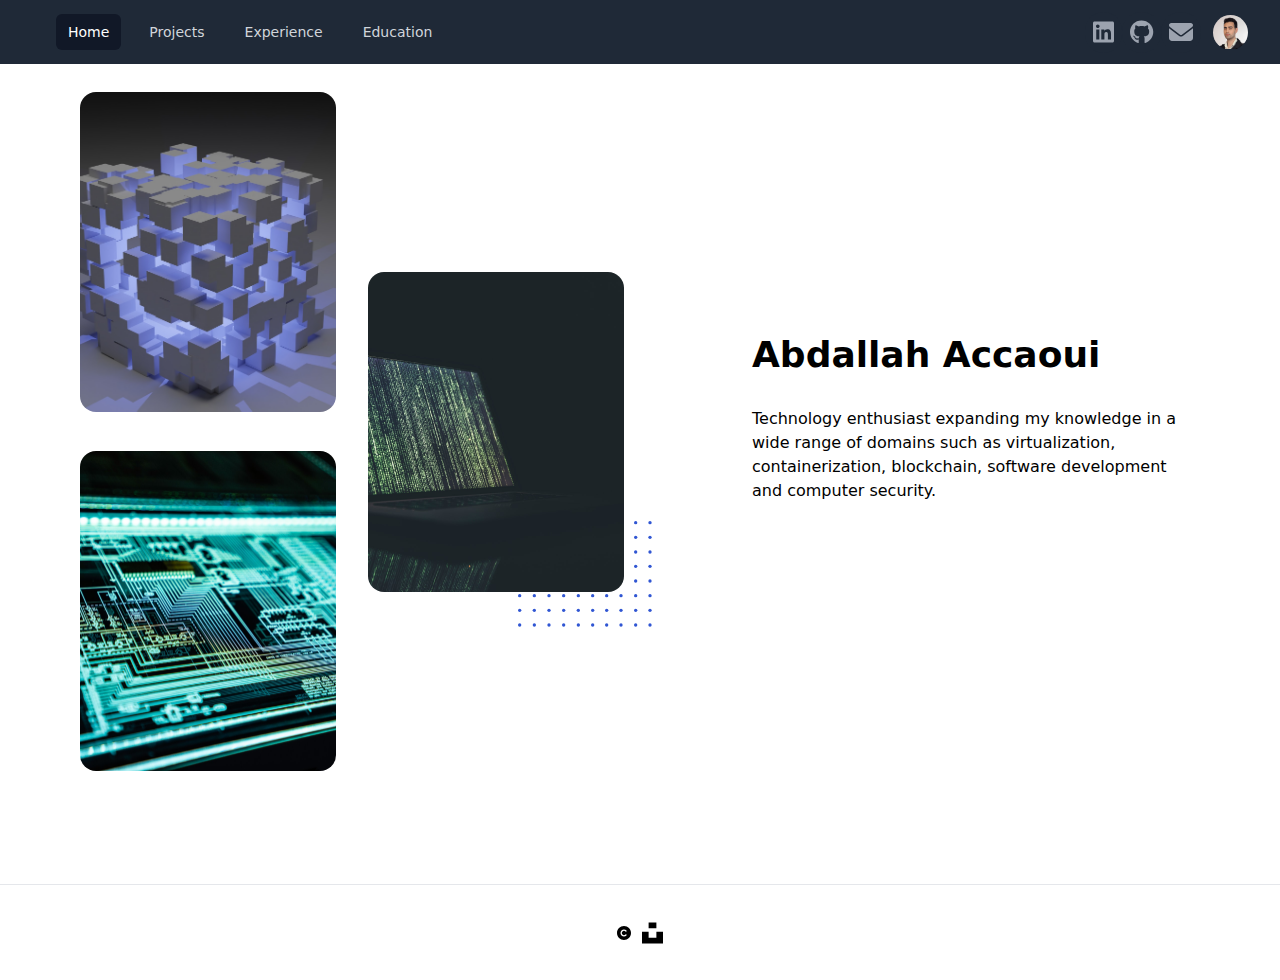
<file: index.html>
<!DOCTYPE html><html><head><meta charSet="utf-8"/><meta name="viewport" content="width=device-width"/><meta http-equiv='cache-control' content='no-cache'/><meta http-equiv='expires' content='0'/><meta http-equiv='pragma' content='no-cache'/><title> Home </title><link rel="preload" as="image" imageSrcSet="images/profilepic.jpg?imwidth=48 1x, images/profilepic.jpg?imwidth=96 2x"/><meta name="next-head-count" content="4"/><link rel="preload" href="/_next/static/css/52f6d2063c70cc23.css" as="style"/><link rel="stylesheet" href="/_next/static/css/52f6d2063c70cc23.css" data-n-g=""/><link rel="preload" href="/_next/static/css/5aa0d22ca45e4a86.css" as="style"/><link rel="stylesheet" href="/_next/static/css/5aa0d22ca45e4a86.css" data-n-p=""/><noscript data-n-css=""></noscript><script defer="" nomodule="" src="/_next/static/chunks/polyfills-7a92f48940f6722f.js"></script><script src="/_next/static/chunks/webpack-69bfa6990bb9e155.js" defer=""></script><script src="/_next/static/chunks/framework-a87821de553db91d.js" defer=""></script><script src="/_next/static/chunks/main-003b8947469a0036.js" defer=""></script><script src="/_next/static/chunks/pages/_app-54772c170987db80.js" defer=""></script><script src="/_next/static/chunks/a9a7754c-1aecc8a0e46db84b.js" defer=""></script><script src="/_next/static/chunks/cb1608f2-b0522804cdf276db.js" defer=""></script><script src="/_next/static/chunks/710-3a4456ea4b72ad5e.js" defer=""></script><script src="/_next/static/chunks/280-a4174fbe770202a7.js" defer=""></script><script src="/_next/static/chunks/pages/index-7792cf80143f6d5b.js" defer=""></script><script src="/_next/static/q-GNBDSeItDqxHibM1cPY/_buildManifest.js" defer=""></script><script src="/_next/static/q-GNBDSeItDqxHibM1cPY/_ssgManifest.js" defer=""></script></head><body><div id="__next"><nav class="sticky z-50 top-0 bg-gray-800"><div class="max-w-7xl mx-auto px-2 sm:px-6 lg:px-8"><div class="relative flex items-center justify-between h-16"><div class="absolute inset-y-0 left-0 flex items-center sm:hidden"><button class="inline-flex items-center justify-center p-2 rounded-md text-gray-400 hover:text-white hover:bg-gray-700 focus:outline-none focus:ring-2 focus:ring-inset focus:ring-white" id="headlessui-disclosure-button-:R36:" type="button" aria-expanded="false"><span class="sr-only">Open main menu</span><svg xmlns="http://www.w3.org/2000/svg" fill="none" viewBox="0 0 24 24" stroke-width="2" stroke="currentColor" aria-hidden="true" class="block h-6 w-6"><path stroke-linecap="round" stroke-linejoin="round" d="M4 6h16M4 12h16M4 18h16"></path></svg></button></div><div class="flex-1 flex items-center justify-center sm:items-stretch sm:justify-start"><div class="hidden sm:block sm:ml-6"><div class="flex space-x-4"><a class="bg-gray-900 text-white px-3 py-2 rounded-md text-sm font-medium" aria-current="page" href="/">Home</a><a class="text-gray-300 hover:bg-gray-700 hover:text-white px-3 py-2 rounded-md text-sm font-medium" href="/projects">Projects</a><a class="text-gray-300 hover:bg-gray-700 hover:text-white px-3 py-2 rounded-md text-sm font-medium" href="/experience">Experience</a><a class="text-gray-300 hover:bg-gray-700 hover:text-white px-3 py-2 rounded-md text-sm font-medium" href="/education">Education</a></div></div></div><div class="absolute inset-y-0 right-0 flex items-center pr-2 sm:static sm:inset-auto sm:ml-6 sm:pr-0"><button type="button" class="bg-gray-800 p-2 rounded-full text-gray-400 hover:text-white focus:outline-none focus:ring-2 focus:ring-offset-2 focus:ring-offset-gray-800 focus:ring-white"><a href="https://www.linkedin.com/in/abdallah-accaoui/" target="_blank" rel="noopener noreferrer"><svg aria-hidden="true" focusable="false" data-prefix="fab" data-icon="linkedin" class="svg-inline--fa fa-linkedin fa-xl " role="img" xmlns="http://www.w3.org/2000/svg" viewBox="0 0 448 512"><path fill="currentColor" d="M416 32H31.9C14.3 32 0 46.5 0 64.3v383.4C0 465.5 14.3 480 31.9 480H416c17.6 0 32-14.5 32-32.3V64.3c0-17.8-14.4-32.3-32-32.3zM135.4 416H69V202.2h66.5V416zm-33.2-243c-21.3 0-38.5-17.3-38.5-38.5S80.9 96 102.2 96c21.2 0 38.5 17.3 38.5 38.5 0 21.3-17.2 38.5-38.5 38.5zm282.1 243h-66.4V312c0-24.8-.5-56.7-34.5-56.7-34.6 0-39.9 27-39.9 54.9V416h-66.4V202.2h63.7v29.2h.9c8.9-16.8 30.6-34.5 62.9-34.5 67.2 0 79.7 44.3 79.7 101.9V416z"></path></svg></a></button><button type="button" class="bg-gray-800 p-2 rounded-full text-gray-400 hover:text-white focus:outline-none focus:ring-2 focus:ring-offset-2 focus:ring-offset-gray-800 focus:ring-white"><a href="https://github.com/AbdallahAccaoui" target="_blank" rel="noopener noreferrer"><svg aria-hidden="true" focusable="false" data-prefix="fab" data-icon="github" class="svg-inline--fa fa-github fa-xl " role="img" xmlns="http://www.w3.org/2000/svg" viewBox="0 0 496 512"><path fill="currentColor" d="M165.9 397.4c0 2-2.3 3.6-5.2 3.6-3.3 .3-5.6-1.3-5.6-3.6 0-2 2.3-3.6 5.2-3.6 3-.3 5.6 1.3 5.6 3.6zm-31.1-4.5c-.7 2 1.3 4.3 4.3 4.9 2.6 1 5.6 0 6.2-2s-1.3-4.3-4.3-5.2c-2.6-.7-5.5 .3-6.2 2.3zm44.2-1.7c-2.9 .7-4.9 2.6-4.6 4.9 .3 2 2.9 3.3 5.9 2.6 2.9-.7 4.9-2.6 4.6-4.6-.3-1.9-3-3.2-5.9-2.9zM244.8 8C106.1 8 0 113.3 0 252c0 110.9 69.8 205.8 169.5 239.2 12.8 2.3 17.3-5.6 17.3-12.1 0-6.2-.3-40.4-.3-61.4 0 0-70 15-84.7-29.8 0 0-11.4-29.1-27.8-36.6 0 0-22.9-15.7 1.6-15.4 0 0 24.9 2 38.6 25.8 21.9 38.6 58.6 27.5 72.9 20.9 2.3-16 8.8-27.1 16-33.7-55.9-6.2-112.3-14.3-112.3-110.5 0-27.5 7.6-41.3 23.6-58.9-2.6-6.5-11.1-33.3 2.6-67.9 20.9-6.5 69 27 69 27 20-5.6 41.5-8.5 62.8-8.5s42.8 2.9 62.8 8.5c0 0 48.1-33.6 69-27 13.7 34.7 5.2 61.4 2.6 67.9 16 17.7 25.8 31.5 25.8 58.9 0 96.5-58.9 104.2-114.8 110.5 9.2 7.9 17 22.9 17 46.4 0 33.7-.3 75.4-.3 83.6 0 6.5 4.6 14.4 17.3 12.1C428.2 457.8 496 362.9 496 252 496 113.3 383.5 8 244.8 8zM97.2 352.9c-1.3 1-1 3.3 .7 5.2 1.6 1.6 3.9 2.3 5.2 1 1.3-1 1-3.3-.7-5.2-1.6-1.6-3.9-2.3-5.2-1zm-10.8-8.1c-.7 1.3 .3 2.9 2.3 3.9 1.6 1 3.6 .7 4.3-.7 .7-1.3-.3-2.9-2.3-3.9-2-.6-3.6-.3-4.3 .7zm32.4 35.6c-1.6 1.3-1 4.3 1.3 6.2 2.3 2.3 5.2 2.6 6.5 1 1.3-1.3 .7-4.3-1.3-6.2-2.2-2.3-5.2-2.6-6.5-1zm-11.4-14.7c-1.6 1-1.6 3.6 0 5.9 1.6 2.3 4.3 3.3 5.6 2.3 1.6-1.3 1.6-3.9 0-6.2-1.4-2.3-4-3.3-5.6-2z"></path></svg></a></button><button type="button" class="bg-gray-800 p-2 rounded-full text-gray-400 hover:text-white focus:outline-none focus:ring-2 focus:ring-offset-2 focus:ring-offset-gray-800 focus:ring-white"><a href="mailto:abdallahaccaoui@gmail.com" target="_blank" rel="noopener noreferrer"><svg aria-hidden="true" focusable="false" data-prefix="fas" data-icon="envelope" class="svg-inline--fa fa-envelope fa-xl " role="img" xmlns="http://www.w3.org/2000/svg" viewBox="0 0 512 512"><path fill="currentColor" d="M464 64C490.5 64 512 85.49 512 112C512 127.1 504.9 141.3 492.8 150.4L275.2 313.6C263.8 322.1 248.2 322.1 236.8 313.6L19.2 150.4C7.113 141.3 0 127.1 0 112C0 85.49 21.49 64 48 64H464zM217.6 339.2C240.4 356.3 271.6 356.3 294.4 339.2L512 176V384C512 419.3 483.3 448 448 448H64C28.65 448 0 419.3 0 384V176L217.6 339.2z"></path></svg></a></button><div class="ml-3 relative"><div><button class="bg-gray-800 flex text-sm rounded-full focus:outline-none focus:ring-2 focus:ring-offset-2 focus:ring-offset-gray-800 focus:ring-white" id="headlessui-menu-button-:R16r6:" type="button" aria-haspopup="true" aria-expanded="false"><span class="sr-only">Open user menu</span><span style="box-sizing:border-box;display:inline-block;overflow:hidden;width:initial;height:initial;background:none;opacity:1;border:0;margin:0;padding:0;position:relative;max-width:100%"><span style="box-sizing:border-box;display:block;width:initial;height:initial;background:none;opacity:1;border:0;margin:0;padding:0;max-width:100%"><img style="display:block;max-width:100%;width:initial;height:initial;background:none;opacity:1;border:0;margin:0;padding:0" alt="" aria-hidden="true" src="data:image/svg+xml,%3csvg%20xmlns=%27http://www.w3.org/2000/svg%27%20version=%271.1%27%20width=%2735%27%20height=%2735%27/%3e"/></span><img alt="" srcSet="images/profilepic.jpg?imwidth=48 1x, images/profilepic.jpg?imwidth=96 2x" src="images/profilepic.jpg?imwidth=96" decoding="async" data-nimg="intrinsic" class="h-8 w-8 rounded-full" style="position:absolute;top:0;left:0;bottom:0;right:0;box-sizing:border-box;padding:0;border:none;margin:auto;display:block;width:0;height:0;min-width:100%;max-width:100%;min-height:100%;max-height:100%;object-fit:contain"/></span></button></div></div></div></div></div></nav><main><section class="pt-20 lg:pt-[12px] pb-12 lg:pb-[90px] overflow-hidden lg:mx-20 mx-10"><div class="container"><div class="flex flex-wrap justify-between items-center -mx-4"><div class="w-full lg:w-6/12 px-4"><div class="flex items-center -mx-3 sm:-mx-4"><div class="w-full xl:w-1/2 px-3 sm:px-4"><div class="py-3 sm:py-4"><span style="box-sizing:border-box;display:inline-block;overflow:hidden;width:initial;height:initial;background:none;opacity:1;border:0;margin:0;padding:0;position:relative;max-width:100%"><span style="box-sizing:border-box;display:block;width:initial;height:initial;background:none;opacity:1;border:0;margin:0;padding:0;max-width:100%"><img style="display:block;max-width:100%;width:initial;height:initial;background:none;opacity:1;border:0;margin:0;padding:0" alt="" aria-hidden="true" src="data:image/svg+xml,%3csvg%20xmlns=%27http://www.w3.org/2000/svg%27%20version=%271.1%27%20width=%27400%27%20height=%27500%27/%3e"/></span><img alt="" src="[data-uri]" decoding="async" data-nimg="intrinsic" class="rounded-2xl w-full" style="position:absolute;top:0;left:0;bottom:0;right:0;box-sizing:border-box;padding:0;border:none;margin:auto;display:block;width:0;height:0;min-width:100%;max-width:100%;min-height:100%;max-height:100%;object-fit:cover"/><noscript><img alt="" srcSet="images/guerrillabuzz-crypto.jpg?imwidth=640 1x, images/guerrillabuzz-crypto.jpg?imwidth=828 2x" src="images/guerrillabuzz-crypto.jpg?imwidth=828" decoding="async" data-nimg="intrinsic" style="position:absolute;top:0;left:0;bottom:0;right:0;box-sizing:border-box;padding:0;border:none;margin:auto;display:block;width:0;height:0;min-width:100%;max-width:100%;min-height:100%;max-height:100%;object-fit:cover" class="rounded-2xl w-full" loading="lazy"/></noscript></span></div><div class="py-3 sm:py-4"><span style="box-sizing:border-box;display:inline-block;overflow:hidden;width:initial;height:initial;background:none;opacity:1;border:0;margin:0;padding:0;position:relative;max-width:100%"><span style="box-sizing:border-box;display:block;width:initial;height:initial;background:none;opacity:1;border:0;margin:0;padding:0;max-width:100%"><img style="display:block;max-width:100%;width:initial;height:initial;background:none;opacity:1;border:0;margin:0;padding:0" alt="" aria-hidden="true" src="data:image/svg+xml,%3csvg%20xmlns=%27http://www.w3.org/2000/svg%27%20version=%271.1%27%20width=%27400%27%20height=%27500%27/%3e"/></span><img alt="" src="[data-uri]" decoding="async" data-nimg="intrinsic" class="rounded-2xl w-full" style="position:absolute;top:0;left:0;bottom:0;right:0;box-sizing:border-box;padding:0;border:none;margin:auto;display:block;width:0;height:0;min-width:100%;max-width:100%;min-height:100%;max-height:100%;object-fit:cover"/><noscript><img alt="" srcSet="images/adi-goldstein.jpg?imwidth=640 1x, images/adi-goldstein.jpg?imwidth=828 2x" src="images/adi-goldstein.jpg?imwidth=828" decoding="async" data-nimg="intrinsic" style="position:absolute;top:0;left:0;bottom:0;right:0;box-sizing:border-box;padding:0;border:none;margin:auto;display:block;width:0;height:0;min-width:100%;max-width:100%;min-height:100%;max-height:100%;object-fit:cover" class="rounded-2xl w-full" loading="lazy"/></noscript></span></div></div><div class="w-full xl:w-1/2 px-3 sm:px-4"><div class="my-4 relative z-10"><span style="box-sizing:border-box;display:inline-block;overflow:hidden;width:initial;height:initial;background:none;opacity:1;border:0;margin:0;padding:0;position:relative;max-width:100%"><span style="box-sizing:border-box;display:block;width:initial;height:initial;background:none;opacity:1;border:0;margin:0;padding:0;max-width:100%"><img style="display:block;max-width:100%;width:initial;height:initial;background:none;opacity:1;border:0;margin:0;padding:0" alt="" aria-hidden="true" src="data:image/svg+xml,%3csvg%20xmlns=%27http://www.w3.org/2000/svg%27%20version=%271.1%27%20width=%27400%27%20height=%27500%27/%3e"/></span><img alt="" src="[data-uri]" decoding="async" data-nimg="intrinsic" class="rounded-2xl w-full" style="position:absolute;top:0;left:0;bottom:0;right:0;box-sizing:border-box;padding:0;border:none;margin:auto;display:block;width:0;height:0;min-width:100%;max-width:100%;min-height:100%;max-height:100%;object-fit:cover"/><noscript><img alt="" srcSet="images/markus-spiske.jpg?imwidth=640 1x, images/markus-spiske.jpg?imwidth=828 2x" src="images/markus-spiske.jpg?imwidth=828" decoding="async" data-nimg="intrinsic" style="position:absolute;top:0;left:0;bottom:0;right:0;box-sizing:border-box;padding:0;border:none;margin:auto;display:block;width:0;height:0;min-width:100%;max-width:100%;min-height:100%;max-height:100%;object-fit:cover" class="rounded-2xl w-full" loading="lazy"/></noscript></span><span class="absolute -right-7 -bottom-7 z-[-1]"><svg width="134" height="106" viewBox="0 0 134 106" fill="none" xmlns="http://www.w3.org/2000/svg"><circle cx="1.66667" cy="104" r="1.66667" transform="rotate(-90 1.66667 104)" fill="#3056D3"></circle><circle cx="16.3333" cy="104" r="1.66667" transform="rotate(-90 16.3333 104)" fill="#3056D3"></circle><circle cx="31" cy="104" r="1.66667" transform="rotate(-90 31 104)" fill="#3056D3"></circle><circle cx="45.6667" cy="104" r="1.66667" transform="rotate(-90 45.6667 104)" fill="#3056D3"></circle><circle cx="60.3334" cy="104" r="1.66667" transform="rotate(-90 60.3334 104)" fill="#3056D3"></circle><circle cx="88.6667" cy="104" r="1.66667" transform="rotate(-90 88.6667 104)" fill="#3056D3"></circle><circle cx="117.667" cy="104" r="1.66667" transform="rotate(-90 117.667 104)" fill="#3056D3"></circle><circle cx="74.6667" cy="104" r="1.66667" transform="rotate(-90 74.6667 104)" fill="#3056D3"></circle><circle cx="103" cy="104" r="1.66667" transform="rotate(-90 103 104)" fill="#3056D3"></circle><circle cx="132" cy="104" r="1.66667" transform="rotate(-90 132 104)" fill="#3056D3"></circle><circle cx="1.66667" cy="89.3333" r="1.66667" transform="rotate(-90 1.66667 89.3333)" fill="#3056D3"></circle><circle cx="16.3333" cy="89.3333" r="1.66667" transform="rotate(-90 16.3333 89.3333)" fill="#3056D3"></circle><circle cx="31" cy="89.3333" r="1.66667" transform="rotate(-90 31 89.3333)" fill="#3056D3"></circle><circle cx="45.6667" cy="89.3333" r="1.66667" transform="rotate(-90 45.6667 89.3333)" fill="#3056D3"></circle><circle cx="60.3333" cy="89.3338" r="1.66667" transform="rotate(-90 60.3333 89.3338)" fill="#3056D3"></circle><circle cx="88.6667" cy="89.3338" r="1.66667" transform="rotate(-90 88.6667 89.3338)" fill="#3056D3"></circle><circle cx="117.667" cy="89.3338" r="1.66667" transform="rotate(-90 117.667 89.3338)" fill="#3056D3"></circle><circle cx="74.6667" cy="89.3338" r="1.66667" transform="rotate(-90 74.6667 89.3338)" fill="#3056D3"></circle><circle cx="103" cy="89.3338" r="1.66667" transform="rotate(-90 103 89.3338)" fill="#3056D3"></circle><circle cx="132" cy="89.3338" r="1.66667" transform="rotate(-90 132 89.3338)" fill="#3056D3"></circle><circle cx="1.66667" cy="74.6673" r="1.66667" transform="rotate(-90 1.66667 74.6673)" fill="#3056D3"></circle><circle cx="1.66667" cy="31.0003" r="1.66667" transform="rotate(-90 1.66667 31.0003)" fill="#3056D3"></circle><circle cx="16.3333" cy="74.6668" r="1.66667" transform="rotate(-90 16.3333 74.6668)" fill="#3056D3"></circle><circle cx="16.3333" cy="31.0003" r="1.66667" transform="rotate(-90 16.3333 31.0003)" fill="#3056D3"></circle><circle cx="31" cy="74.6668" r="1.66667" transform="rotate(-90 31 74.6668)" fill="#3056D3"></circle><circle cx="31" cy="31.0003" r="1.66667" transform="rotate(-90 31 31.0003)" fill="#3056D3"></circle><circle cx="45.6667" cy="74.6668" r="1.66667" transform="rotate(-90 45.6667 74.6668)" fill="#3056D3"></circle><circle cx="45.6667" cy="31.0003" r="1.66667" transform="rotate(-90 45.6667 31.0003)" fill="#3056D3"></circle><circle cx="60.3333" cy="74.6668" r="1.66667" transform="rotate(-90 60.3333 74.6668)" fill="#3056D3"></circle><circle cx="60.3333" cy="30.9998" r="1.66667" transform="rotate(-90 60.3333 30.9998)" fill="#3056D3"></circle><circle cx="88.6667" cy="74.6668" r="1.66667" transform="rotate(-90 88.6667 74.6668)" fill="#3056D3"></circle><circle cx="88.6667" cy="30.9998" r="1.66667" transform="rotate(-90 88.6667 30.9998)" fill="#3056D3"></circle><circle cx="117.667" cy="74.6668" r="1.66667" transform="rotate(-90 117.667 74.6668)" fill="#3056D3"></circle><circle cx="117.667" cy="30.9998" r="1.66667" transform="rotate(-90 117.667 30.9998)" fill="#3056D3"></circle><circle cx="74.6667" cy="74.6668" r="1.66667" transform="rotate(-90 74.6667 74.6668)" fill="#3056D3"></circle><circle cx="74.6667" cy="30.9998" r="1.66667" transform="rotate(-90 74.6667 30.9998)" fill="#3056D3"></circle><circle cx="103" cy="74.6668" r="1.66667" transform="rotate(-90 103 74.6668)" fill="#3056D3"></circle><circle cx="103" cy="30.9998" r="1.66667" transform="rotate(-90 103 30.9998)" fill="#3056D3"></circle><circle cx="132" cy="74.6668" r="1.66667" transform="rotate(-90 132 74.6668)" fill="#3056D3"></circle><circle cx="132" cy="30.9998" r="1.66667" transform="rotate(-90 132 30.9998)" fill="#3056D3"></circle><circle cx="1.66667" cy="60.0003" r="1.66667" transform="rotate(-90 1.66667 60.0003)" fill="#3056D3"></circle><circle cx="1.66667" cy="16.3333" r="1.66667" transform="rotate(-90 1.66667 16.3333)" fill="#3056D3"></circle><circle cx="16.3333" cy="60.0003" r="1.66667" transform="rotate(-90 16.3333 60.0003)" fill="#3056D3"></circle><circle cx="16.3333" cy="16.3333" r="1.66667" transform="rotate(-90 16.3333 16.3333)" fill="#3056D3"></circle><circle cx="31" cy="60.0003" r="1.66667" transform="rotate(-90 31 60.0003)" fill="#3056D3"></circle><circle cx="31" cy="16.3333" r="1.66667" transform="rotate(-90 31 16.3333)" fill="#3056D3"></circle><circle cx="45.6667" cy="60.0003" r="1.66667" transform="rotate(-90 45.6667 60.0003)" fill="#3056D3"></circle><circle cx="45.6667" cy="16.3333" r="1.66667" transform="rotate(-90 45.6667 16.3333)" fill="#3056D3"></circle><circle cx="60.3333" cy="60.0003" r="1.66667" transform="rotate(-90 60.3333 60.0003)" fill="#3056D3"></circle><circle cx="60.3333" cy="16.3333" r="1.66667" transform="rotate(-90 60.3333 16.3333)" fill="#3056D3"></circle><circle cx="88.6667" cy="60.0003" r="1.66667" transform="rotate(-90 88.6667 60.0003)" fill="#3056D3"></circle><circle cx="88.6667" cy="16.3333" r="1.66667" transform="rotate(-90 88.6667 16.3333)" fill="#3056D3"></circle><circle cx="117.667" cy="60.0003" r="1.66667" transform="rotate(-90 117.667 60.0003)" fill="#3056D3"></circle><circle cx="117.667" cy="16.3333" r="1.66667" transform="rotate(-90 117.667 16.3333)" fill="#3056D3"></circle><circle cx="74.6667" cy="60.0003" r="1.66667" transform="rotate(-90 74.6667 60.0003)" fill="#3056D3"></circle><circle cx="74.6667" cy="16.3333" r="1.66667" transform="rotate(-90 74.6667 16.3333)" fill="#3056D3"></circle><circle cx="103" cy="60.0003" r="1.66667" transform="rotate(-90 103 60.0003)" fill="#3056D3"></circle><circle cx="103" cy="16.3333" r="1.66667" transform="rotate(-90 103 16.3333)" fill="#3056D3"></circle><circle cx="132" cy="60.0003" r="1.66667" transform="rotate(-90 132 60.0003)" fill="#3056D3"></circle><circle cx="132" cy="16.3333" r="1.66667" transform="rotate(-90 132 16.3333)" fill="#3056D3"></circle><circle cx="1.66667" cy="45.3333" r="1.66667" transform="rotate(-90 1.66667 45.3333)" fill="#3056D3"></circle><circle cx="1.66667" cy="1.66683" r="1.66667" transform="rotate(-90 1.66667 1.66683)" fill="#3056D3"></circle><circle cx="16.3333" cy="45.3333" r="1.66667" transform="rotate(-90 16.3333 45.3333)" fill="#3056D3"></circle><circle cx="16.3333" cy="1.66683" r="1.66667" transform="rotate(-90 16.3333 1.66683)" fill="#3056D3"></circle><circle cx="31" cy="45.3333" r="1.66667" transform="rotate(-90 31 45.3333)" fill="#3056D3"></circle><circle cx="31" cy="1.66683" r="1.66667" transform="rotate(-90 31 1.66683)" fill="#3056D3"></circle><circle cx="45.6667" cy="45.3333" r="1.66667" transform="rotate(-90 45.6667 45.3333)" fill="#3056D3"></circle><circle cx="45.6667" cy="1.66683" r="1.66667" transform="rotate(-90 45.6667 1.66683)" fill="#3056D3"></circle><circle cx="60.3333" cy="45.3338" r="1.66667" transform="rotate(-90 60.3333 45.3338)" fill="#3056D3"></circle><circle cx="60.3333" cy="1.66683" r="1.66667" transform="rotate(-90 60.3333 1.66683)" fill="#3056D3"></circle><circle cx="88.6667" cy="45.3338" r="1.66667" transform="rotate(-90 88.6667 45.3338)" fill="#3056D3"></circle><circle cx="88.6667" cy="1.66683" r="1.66667" transform="rotate(-90 88.6667 1.66683)" fill="#3056D3"></circle><circle cx="117.667" cy="45.3338" r="1.66667" transform="rotate(-90 117.667 45.3338)" fill="#3056D3"></circle><circle cx="117.667" cy="1.66683" r="1.66667" transform="rotate(-90 117.667 1.66683)" fill="#3056D3"></circle><circle cx="74.6667" cy="45.3338" r="1.66667" transform="rotate(-90 74.6667 45.3338)" fill="#3056D3"></circle><circle cx="74.6667" cy="1.66683" r="1.66667" transform="rotate(-90 74.6667 1.66683)" fill="#3056D3"></circle><circle cx="103" cy="45.3338" r="1.66667" transform="rotate(-90 103 45.3338)" fill="#3056D3"></circle><circle cx="103" cy="1.66683" r="1.66667" transform="rotate(-90 103 1.66683)" fill="#3056D3"></circle><circle cx="132" cy="45.3338" r="1.66667" transform="rotate(-90 132 45.3338)" fill="#3056D3"></circle><circle cx="132" cy="1.66683" r="1.66667" transform="rotate(-90 132 1.66683)" fill="#3056D3"></circle></svg></span></div></div></div></div><div class="w-full lg:w-1/2 xl:w-5/12 px-4"><div class="mt-10 lg:mt-0"><h2 class="font-bold text-3xl sm:text-4xl text-dark mb-8">Abdallah Accaoui</h2><p class="text-base text-body-color mb-8">Technology enthusiast expanding my knowledge in a wide range of domains such as virtualization, containerization, blockchain, software development and computer security.</p></div></div></div></div></section></main><footer class="flex h-24 w-full items-center justify-center border-t"><svg aria-hidden="true" focusable="false" data-prefix="fas" data-icon="copyright" class="svg-inline--fa fa-copyright fa-sm " role="img" xmlns="http://www.w3.org/2000/svg" viewBox="0 0 512 512"><path fill="currentColor" d="M256 0C114.6 0 0 114.6 0 256s114.6 256 256 256s256-114.6 256-256S397.4 0 256 0zM199.2 312.6c14.94 15.06 34.8 23.38 55.89 23.38c.0313 0 0 0 0 0c21.06 0 40.92-8.312 55.83-23.38c9.375-9.375 24.53-9.469 33.97-.1562c9.406 9.344 9.469 24.53 .1562 33.97c-24 24.22-55.95 37.56-89.95 37.56c0 0 .0313 0 0 0c-33.97 0-65.95-13.34-89.95-37.56c-49.44-49.88-49.44-131 0-180.9c24-24.22 55.98-37.56 89.95-37.56c.0313 0 0 0 0 0c34 0 65.95 13.34 89.95 37.56c9.312 9.438 9.25 24.62-.1562 33.97c-9.438 9.344-24.59 9.188-33.97-.1562c-14.91-15.06-34.77-23.38-55.83-23.38c0 0 .0313 0 0 0c-21.09 0-40.95 8.312-55.89 23.38C168.3 230.6 168.3 281.4 199.2 312.6z"></path></svg><div>  </div><a class="flex items-center justify-center gap-2" href="https://www.unsplash.com" target="_blank" rel="noopener noreferrer"><svg aria-hidden="true" focusable="false" data-prefix="fab" data-icon="unsplash" class="svg-inline--fa fa-unsplash fa-xl " role="img" xmlns="http://www.w3.org/2000/svg" viewBox="0 0 448 512"><path fill="currentColor" d="M448 230.2V480H0V230.2H141.1V355.1H306.9V230.2zM306.9 32H141.1V156.9H306.9z"></path></svg></a></footer></div><script id="__NEXT_DATA__" type="application/json">{"props":{"pageProps":{}},"page":"/","query":{},"buildId":"q-GNBDSeItDqxHibM1cPY","nextExport":true,"autoExport":true,"isFallback":false,"scriptLoader":[]}</script></body></html>
</file>
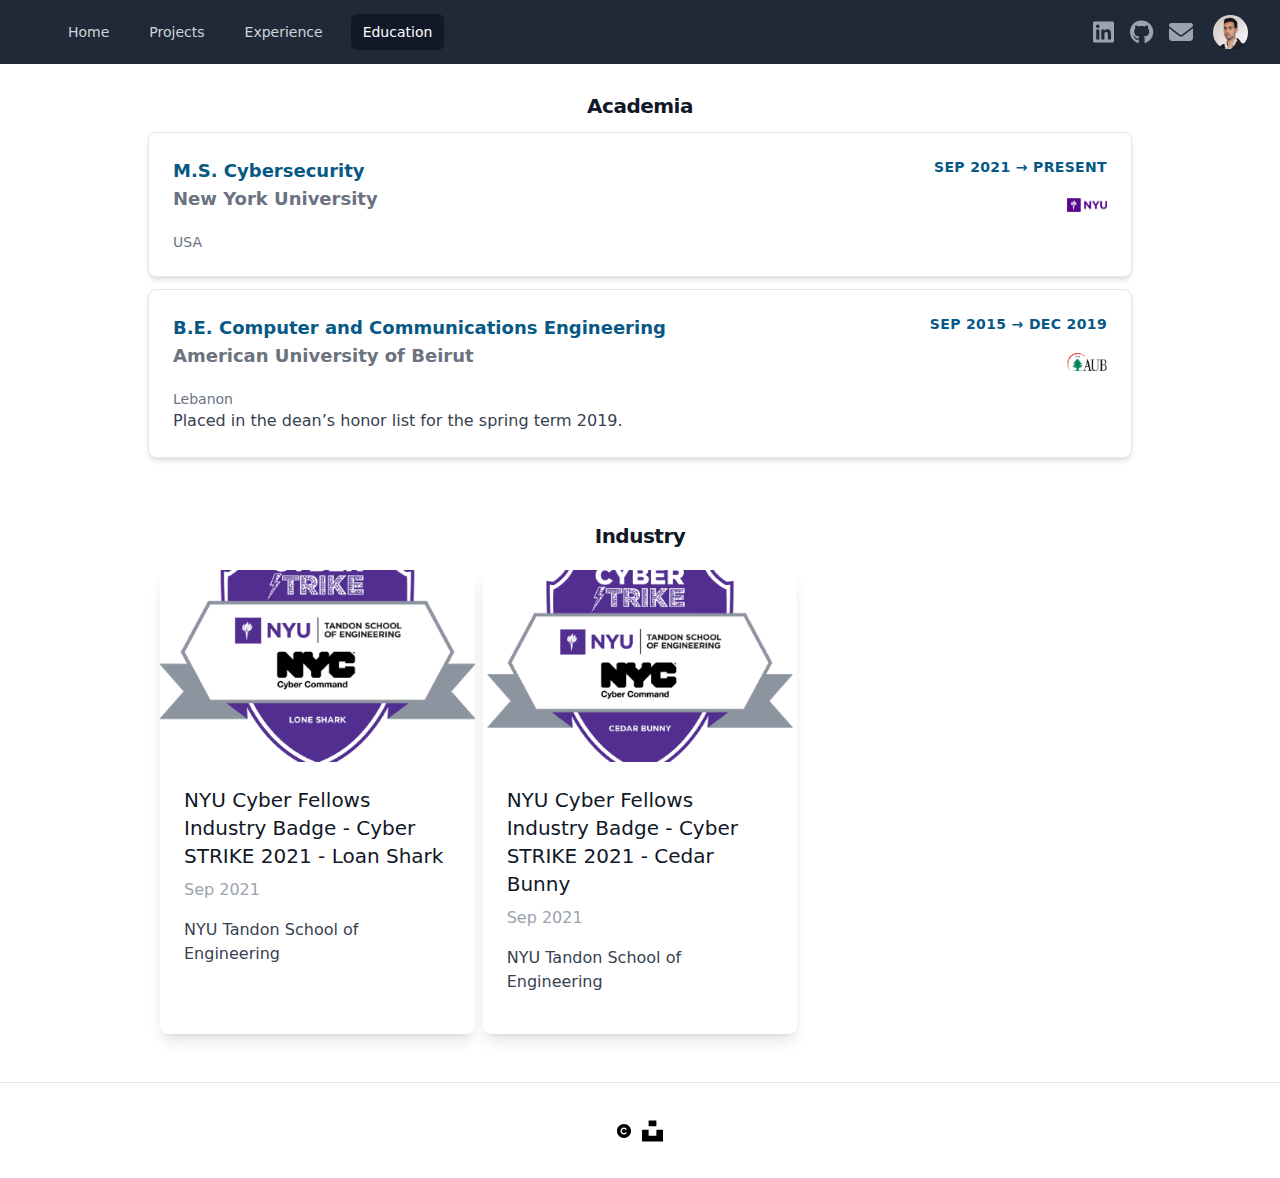
<file: education.html>
<!DOCTYPE html><html><head><meta charSet="utf-8"/><meta name="viewport" content="width=device-width"/><title> Education </title><link rel="preload" as="image" imageSrcSet="images/profilepic.jpg?imwidth=48 1x, images/profilepic.jpg?imwidth=96 2x"/><link rel="preload" as="image" imageSrcSet="/public/strapi/uploads/logo_nyu_62b1fe52af.png?imwidth=48 1x, /public/strapi/uploads/logo_nyu_62b1fe52af.png?imwidth=96 2x"/><link rel="preload" as="image" imageSrcSet="/public/strapi/uploads/logo_aub_b5354ed35f.png?imwidth=48 1x, /public/strapi/uploads/logo_aub_b5354ed35f.png?imwidth=96 2x"/><link rel="preload" as="image" imageSrcSet="/public/strapi/uploads/loan_shark_04020b576a.png?imwidth=640 640w, /public/strapi/uploads/loan_shark_04020b576a.png?imwidth=750 750w, /public/strapi/uploads/loan_shark_04020b576a.png?imwidth=828 828w, /public/strapi/uploads/loan_shark_04020b576a.png?imwidth=1080 1080w, /public/strapi/uploads/loan_shark_04020b576a.png?imwidth=1200 1200w, /public/strapi/uploads/loan_shark_04020b576a.png?imwidth=1920 1920w, /public/strapi/uploads/loan_shark_04020b576a.png?imwidth=2048 2048w, /public/strapi/uploads/loan_shark_04020b576a.png?imwidth=3840 3840w" imageSizes="100vw"/><link rel="preload" as="image" imageSrcSet="/public/strapi/uploads/cedar_bunny_1b291a66e1.png?imwidth=640 640w, /public/strapi/uploads/cedar_bunny_1b291a66e1.png?imwidth=750 750w, /public/strapi/uploads/cedar_bunny_1b291a66e1.png?imwidth=828 828w, /public/strapi/uploads/cedar_bunny_1b291a66e1.png?imwidth=1080 1080w, /public/strapi/uploads/cedar_bunny_1b291a66e1.png?imwidth=1200 1200w, /public/strapi/uploads/cedar_bunny_1b291a66e1.png?imwidth=1920 1920w, /public/strapi/uploads/cedar_bunny_1b291a66e1.png?imwidth=2048 2048w, /public/strapi/uploads/cedar_bunny_1b291a66e1.png?imwidth=3840 3840w" imageSizes="100vw"/><meta name="next-head-count" content="8"/><link rel="preload" href="/_next/static/css/52f6d2063c70cc23.css" as="style"/><link rel="stylesheet" href="/_next/static/css/52f6d2063c70cc23.css" data-n-g=""/><link rel="preload" href="/_next/static/css/5aa0d22ca45e4a86.css" as="style"/><link rel="stylesheet" href="/_next/static/css/5aa0d22ca45e4a86.css" data-n-p=""/><noscript data-n-css=""></noscript><script defer="" nomodule="" src="/_next/static/chunks/polyfills-7a92f48940f6722f.js"></script><script src="/_next/static/chunks/webpack-69bfa6990bb9e155.js" defer=""></script><script src="/_next/static/chunks/framework-a87821de553db91d.js" defer=""></script><script src="/_next/static/chunks/main-003b8947469a0036.js" defer=""></script><script src="/_next/static/chunks/pages/_app-54772c170987db80.js" defer=""></script><script src="/_next/static/chunks/a9a7754c-1aecc8a0e46db84b.js" defer=""></script><script src="/_next/static/chunks/cb1608f2-b0522804cdf276db.js" defer=""></script><script src="/_next/static/chunks/710-3a4456ea4b72ad5e.js" defer=""></script><script src="/_next/static/chunks/280-a4174fbe770202a7.js" defer=""></script><script src="/_next/static/chunks/pages/education-8036bdc4bf9f17a7.js" defer=""></script><script src="/_next/static/q-GNBDSeItDqxHibM1cPY/_buildManifest.js" defer=""></script><script src="/_next/static/q-GNBDSeItDqxHibM1cPY/_ssgManifest.js" defer=""></script></head><body><div id="__next"><nav class="sticky z-50 top-0 bg-gray-800"><div class="max-w-7xl mx-auto px-2 sm:px-6 lg:px-8"><div class="relative flex items-center justify-between h-16"><div class="absolute inset-y-0 left-0 flex items-center sm:hidden"><button class="inline-flex items-center justify-center p-2 rounded-md text-gray-400 hover:text-white hover:bg-gray-700 focus:outline-none focus:ring-2 focus:ring-inset focus:ring-white" id="headlessui-disclosure-button-:R36:" type="button" aria-expanded="false"><span class="sr-only">Open main menu</span><svg xmlns="http://www.w3.org/2000/svg" fill="none" viewBox="0 0 24 24" stroke-width="2" stroke="currentColor" aria-hidden="true" class="block h-6 w-6"><path stroke-linecap="round" stroke-linejoin="round" d="M4 6h16M4 12h16M4 18h16"></path></svg></button></div><div class="flex-1 flex items-center justify-center sm:items-stretch sm:justify-start"><div class="hidden sm:block sm:ml-6"><div class="flex space-x-4"><a class="text-gray-300 hover:bg-gray-700 hover:text-white px-3 py-2 rounded-md text-sm font-medium" href="/">Home</a><a class="text-gray-300 hover:bg-gray-700 hover:text-white px-3 py-2 rounded-md text-sm font-medium" href="/projects">Projects</a><a class="text-gray-300 hover:bg-gray-700 hover:text-white px-3 py-2 rounded-md text-sm font-medium" href="/experience">Experience</a><a class="bg-gray-900 text-white px-3 py-2 rounded-md text-sm font-medium" aria-current="page" href="/education">Education</a></div></div></div><div class="absolute inset-y-0 right-0 flex items-center pr-2 sm:static sm:inset-auto sm:ml-6 sm:pr-0"><button type="button" class="bg-gray-800 p-2 rounded-full text-gray-400 hover:text-white focus:outline-none focus:ring-2 focus:ring-offset-2 focus:ring-offset-gray-800 focus:ring-white"><a href="https://www.linkedin.com/in/abdallah-accaoui/" target="_blank" rel="noopener noreferrer"><svg aria-hidden="true" focusable="false" data-prefix="fab" data-icon="linkedin" class="svg-inline--fa fa-linkedin fa-xl " role="img" xmlns="http://www.w3.org/2000/svg" viewBox="0 0 448 512"><path fill="currentColor" d="M416 32H31.9C14.3 32 0 46.5 0 64.3v383.4C0 465.5 14.3 480 31.9 480H416c17.6 0 32-14.5 32-32.3V64.3c0-17.8-14.4-32.3-32-32.3zM135.4 416H69V202.2h66.5V416zm-33.2-243c-21.3 0-38.5-17.3-38.5-38.5S80.9 96 102.2 96c21.2 0 38.5 17.3 38.5 38.5 0 21.3-17.2 38.5-38.5 38.5zm282.1 243h-66.4V312c0-24.8-.5-56.7-34.5-56.7-34.6 0-39.9 27-39.9 54.9V416h-66.4V202.2h63.7v29.2h.9c8.9-16.8 30.6-34.5 62.9-34.5 67.2 0 79.7 44.3 79.7 101.9V416z"></path></svg></a></button><button type="button" class="bg-gray-800 p-2 rounded-full text-gray-400 hover:text-white focus:outline-none focus:ring-2 focus:ring-offset-2 focus:ring-offset-gray-800 focus:ring-white"><a href="https://github.com/AbdallahAccaoui" target="_blank" rel="noopener noreferrer"><svg aria-hidden="true" focusable="false" data-prefix="fab" data-icon="github" class="svg-inline--fa fa-github fa-xl " role="img" xmlns="http://www.w3.org/2000/svg" viewBox="0 0 496 512"><path fill="currentColor" d="M165.9 397.4c0 2-2.3 3.6-5.2 3.6-3.3 .3-5.6-1.3-5.6-3.6 0-2 2.3-3.6 5.2-3.6 3-.3 5.6 1.3 5.6 3.6zm-31.1-4.5c-.7 2 1.3 4.3 4.3 4.9 2.6 1 5.6 0 6.2-2s-1.3-4.3-4.3-5.2c-2.6-.7-5.5 .3-6.2 2.3zm44.2-1.7c-2.9 .7-4.9 2.6-4.6 4.9 .3 2 2.9 3.3 5.9 2.6 2.9-.7 4.9-2.6 4.6-4.6-.3-1.9-3-3.2-5.9-2.9zM244.8 8C106.1 8 0 113.3 0 252c0 110.9 69.8 205.8 169.5 239.2 12.8 2.3 17.3-5.6 17.3-12.1 0-6.2-.3-40.4-.3-61.4 0 0-70 15-84.7-29.8 0 0-11.4-29.1-27.8-36.6 0 0-22.9-15.7 1.6-15.4 0 0 24.9 2 38.6 25.8 21.9 38.6 58.6 27.5 72.9 20.9 2.3-16 8.8-27.1 16-33.7-55.9-6.2-112.3-14.3-112.3-110.5 0-27.5 7.6-41.3 23.6-58.9-2.6-6.5-11.1-33.3 2.6-67.9 20.9-6.5 69 27 69 27 20-5.6 41.5-8.5 62.8-8.5s42.8 2.9 62.8 8.5c0 0 48.1-33.6 69-27 13.7 34.7 5.2 61.4 2.6 67.9 16 17.7 25.8 31.5 25.8 58.9 0 96.5-58.9 104.2-114.8 110.5 9.2 7.9 17 22.9 17 46.4 0 33.7-.3 75.4-.3 83.6 0 6.5 4.6 14.4 17.3 12.1C428.2 457.8 496 362.9 496 252 496 113.3 383.5 8 244.8 8zM97.2 352.9c-1.3 1-1 3.3 .7 5.2 1.6 1.6 3.9 2.3 5.2 1 1.3-1 1-3.3-.7-5.2-1.6-1.6-3.9-2.3-5.2-1zm-10.8-8.1c-.7 1.3 .3 2.9 2.3 3.9 1.6 1 3.6 .7 4.3-.7 .7-1.3-.3-2.9-2.3-3.9-2-.6-3.6-.3-4.3 .7zm32.4 35.6c-1.6 1.3-1 4.3 1.3 6.2 2.3 2.3 5.2 2.6 6.5 1 1.3-1.3 .7-4.3-1.3-6.2-2.2-2.3-5.2-2.6-6.5-1zm-11.4-14.7c-1.6 1-1.6 3.6 0 5.9 1.6 2.3 4.3 3.3 5.6 2.3 1.6-1.3 1.6-3.9 0-6.2-1.4-2.3-4-3.3-5.6-2z"></path></svg></a></button><button type="button" class="bg-gray-800 p-2 rounded-full text-gray-400 hover:text-white focus:outline-none focus:ring-2 focus:ring-offset-2 focus:ring-offset-gray-800 focus:ring-white"><a href="mailto:abdallahaccaoui@gmail.com" target="_blank" rel="noopener noreferrer"><svg aria-hidden="true" focusable="false" data-prefix="fas" data-icon="envelope" class="svg-inline--fa fa-envelope fa-xl " role="img" xmlns="http://www.w3.org/2000/svg" viewBox="0 0 512 512"><path fill="currentColor" d="M464 64C490.5 64 512 85.49 512 112C512 127.1 504.9 141.3 492.8 150.4L275.2 313.6C263.8 322.1 248.2 322.1 236.8 313.6L19.2 150.4C7.113 141.3 0 127.1 0 112C0 85.49 21.49 64 48 64H464zM217.6 339.2C240.4 356.3 271.6 356.3 294.4 339.2L512 176V384C512 419.3 483.3 448 448 448H64C28.65 448 0 419.3 0 384V176L217.6 339.2z"></path></svg></a></button><div class="ml-3 relative"><div><button class="bg-gray-800 flex text-sm rounded-full focus:outline-none focus:ring-2 focus:ring-offset-2 focus:ring-offset-gray-800 focus:ring-white" id="headlessui-menu-button-:R16r6:" type="button" aria-haspopup="true" aria-expanded="false"><span class="sr-only">Open user menu</span><span style="box-sizing:border-box;display:inline-block;overflow:hidden;width:initial;height:initial;background:none;opacity:1;border:0;margin:0;padding:0;position:relative;max-width:100%"><span style="box-sizing:border-box;display:block;width:initial;height:initial;background:none;opacity:1;border:0;margin:0;padding:0;max-width:100%"><img style="display:block;max-width:100%;width:initial;height:initial;background:none;opacity:1;border:0;margin:0;padding:0" alt="" aria-hidden="true" src="data:image/svg+xml,%3csvg%20xmlns=%27http://www.w3.org/2000/svg%27%20version=%271.1%27%20width=%2735%27%20height=%2735%27/%3e"/></span><img alt="" srcSet="images/profilepic.jpg?imwidth=48 1x, images/profilepic.jpg?imwidth=96 2x" src="images/profilepic.jpg?imwidth=96" decoding="async" data-nimg="intrinsic" class="h-8 w-8 rounded-full" style="position:absolute;top:0;left:0;bottom:0;right:0;box-sizing:border-box;padding:0;border:none;margin:auto;display:block;width:0;height:0;min-width:100%;max-width:100%;min-height:100%;max-height:100%;object-fit:contain"/></span></button></div></div></div></div></div></nav><main><div class="max-w-5xl mx-auto mt-7"><div class="mb-16"><h5 class="text-xl text-center font-bold tracking-tight text-gray-900">Academia</h5><div class="block mt-3 mx-5 p-6 w-auto bg-white rounded-lg border border-gray-200 shadow-md hover:bg-gray-100"><div class="flex justify-between"><h5 class="text-lg font-semibold text-sky-800">M.S. Cybersecurity</h5><p class="text-sm tracking-wide text-sky-800 font-semibold uppercase ">Sep 2021<!-- --> → <!-- -->PRESENT<!-- --></p></div><div class="flex justify-between"><h5 class="text-lg font-semibold text-gray-500">New York University</h5><a href="https://www.nyu.edu/" target="_blank" rel="noopener noreferrer"><span style="box-sizing:border-box;display:inline-block;overflow:hidden;width:initial;height:initial;background:none;opacity:1;border:0;margin:0;padding:0;position:relative;max-width:100%"><span style="box-sizing:border-box;display:block;width:initial;height:initial;background:none;opacity:1;border:0;margin:0;padding:0;max-width:100%"><img style="display:block;max-width:100%;width:initial;height:initial;background:none;opacity:1;border:0;margin:0;padding:0" alt="" aria-hidden="true" src="data:image/svg+xml,%3csvg%20xmlns=%27http://www.w3.org/2000/svg%27%20version=%271.1%27%20width=%2740%27%20height=%2740%27/%3e"/></span><img alt="New York University" srcSet="/public/strapi/uploads/logo_nyu_62b1fe52af.png?imwidth=48 1x, /public/strapi/uploads/logo_nyu_62b1fe52af.png?imwidth=96 2x" src="/public/strapi/uploads/logo_nyu_62b1fe52af.png?imwidth=96" decoding="async" data-nimg="intrinsic" class="rounded-t-md" style="position:absolute;top:0;left:0;bottom:0;right:0;box-sizing:border-box;padding:0;border:none;margin:auto;display:block;width:0;height:0;min-width:100%;max-width:100%;min-height:100%;max-height:100%;object-fit:contain"/></span></a></div><p class="text-sm text-gray-500">USA</p></div><div class="block mt-3 mx-5 p-6 w-auto bg-white rounded-lg border border-gray-200 shadow-md hover:bg-gray-100"><div class="flex justify-between"><h5 class="text-lg font-semibold text-sky-800">B.E. Computer and Communications Engineering</h5><p class="text-sm tracking-wide text-sky-800 font-semibold uppercase ">Sep 2015<!-- --> → <!-- -->Dec 2019<!-- --></p></div><div class="flex justify-between"><h5 class="text-lg font-semibold text-gray-500">American University of Beirut</h5><a href="https://www.aub.edu.lb/" target="_blank" rel="noopener noreferrer"><span style="box-sizing:border-box;display:inline-block;overflow:hidden;width:initial;height:initial;background:none;opacity:1;border:0;margin:0;padding:0;position:relative;max-width:100%"><span style="box-sizing:border-box;display:block;width:initial;height:initial;background:none;opacity:1;border:0;margin:0;padding:0;max-width:100%"><img style="display:block;max-width:100%;width:initial;height:initial;background:none;opacity:1;border:0;margin:0;padding:0" alt="" aria-hidden="true" src="data:image/svg+xml,%3csvg%20xmlns=%27http://www.w3.org/2000/svg%27%20version=%271.1%27%20width=%2740%27%20height=%2740%27/%3e"/></span><img alt="American University of Beirut" srcSet="/public/strapi/uploads/logo_aub_b5354ed35f.png?imwidth=48 1x, /public/strapi/uploads/logo_aub_b5354ed35f.png?imwidth=96 2x" src="/public/strapi/uploads/logo_aub_b5354ed35f.png?imwidth=96" decoding="async" data-nimg="intrinsic" class="rounded-t-md" style="position:absolute;top:0;left:0;bottom:0;right:0;box-sizing:border-box;padding:0;border:none;margin:auto;display:block;width:0;height:0;min-width:100%;max-width:100%;min-height:100%;max-height:100%;object-fit:contain"/></span></a></div><p class="text-sm text-gray-500">Lebanon</p><p class="font-normal text-gray-700">Placed in the dean’s honor list for the spring term 2019.</p></div></div><h5 class="text-xl text-center font-bold tracking-tight text-gray-900">Industry</h5><section class="mt-5 mx-auto px-4 max-w-screen-xl lg:px-8"><div class="mt-5 mb-12 grid gap-2 sm:grid-cols-2 lg:grid-cols-3"><div class="rounded-lg shadow-lg bg-white max-w-sm"><div class="w-full h-48 relative"><span style="box-sizing:border-box;display:block;overflow:hidden;width:initial;height:initial;background:none;opacity:1;border:0;margin:0;padding:0;position:absolute;top:0;left:0;bottom:0;right:0"><img alt="NYU Tandon School of Engineering" sizes="100vw" srcSet="/public/strapi/uploads/loan_shark_04020b576a.png?imwidth=640 640w, /public/strapi/uploads/loan_shark_04020b576a.png?imwidth=750 750w, /public/strapi/uploads/loan_shark_04020b576a.png?imwidth=828 828w, /public/strapi/uploads/loan_shark_04020b576a.png?imwidth=1080 1080w, /public/strapi/uploads/loan_shark_04020b576a.png?imwidth=1200 1200w, /public/strapi/uploads/loan_shark_04020b576a.png?imwidth=1920 1920w, /public/strapi/uploads/loan_shark_04020b576a.png?imwidth=2048 2048w, /public/strapi/uploads/loan_shark_04020b576a.png?imwidth=3840 3840w" src="/public/strapi/uploads/loan_shark_04020b576a.png?imwidth=3840" decoding="async" data-nimg="fill" class="rounded-t-md" style="position:absolute;top:0;left:0;bottom:0;right:0;box-sizing:border-box;padding:0;border:none;margin:auto;display:block;width:0;height:0;min-width:100%;max-width:100%;min-height:100%;max-height:100%;object-fit:cover"/></span></div><div class="p-6"><h5 class="text-gray-900 text-xl font-medium mb-2">NYU Cyber Fellows Industry Badge - Cyber STRIKE 2021 - Loan Shark</h5><p class="text-gray-400 mb-4">Sep 2021</p><p class="text-gray-700 mb-4">NYU Tandon School of Engineering</p></div></div><div class="rounded-lg shadow-lg bg-white max-w-sm"><div class="w-full h-48 relative"><span style="box-sizing:border-box;display:block;overflow:hidden;width:initial;height:initial;background:none;opacity:1;border:0;margin:0;padding:0;position:absolute;top:0;left:0;bottom:0;right:0"><img alt="NYU Tandon School of Engineering" sizes="100vw" srcSet="/public/strapi/uploads/cedar_bunny_1b291a66e1.png?imwidth=640 640w, /public/strapi/uploads/cedar_bunny_1b291a66e1.png?imwidth=750 750w, /public/strapi/uploads/cedar_bunny_1b291a66e1.png?imwidth=828 828w, /public/strapi/uploads/cedar_bunny_1b291a66e1.png?imwidth=1080 1080w, /public/strapi/uploads/cedar_bunny_1b291a66e1.png?imwidth=1200 1200w, /public/strapi/uploads/cedar_bunny_1b291a66e1.png?imwidth=1920 1920w, /public/strapi/uploads/cedar_bunny_1b291a66e1.png?imwidth=2048 2048w, /public/strapi/uploads/cedar_bunny_1b291a66e1.png?imwidth=3840 3840w" src="/public/strapi/uploads/cedar_bunny_1b291a66e1.png?imwidth=3840" decoding="async" data-nimg="fill" class="rounded-t-md" style="position:absolute;top:0;left:0;bottom:0;right:0;box-sizing:border-box;padding:0;border:none;margin:auto;display:block;width:0;height:0;min-width:100%;max-width:100%;min-height:100%;max-height:100%;object-fit:cover"/></span></div><div class="p-6"><h5 class="text-gray-900 text-xl font-medium mb-2">NYU Cyber Fellows Industry Badge - Cyber STRIKE 2021 - Cedar Bunny</h5><p class="text-gray-400 mb-4">Sep 2021</p><p class="text-gray-700 mb-4">NYU Tandon School of Engineering</p></div></div></div></section></div></main><footer class="flex h-24 w-full items-center justify-center border-t"><svg aria-hidden="true" focusable="false" data-prefix="fas" data-icon="copyright" class="svg-inline--fa fa-copyright fa-sm " role="img" xmlns="http://www.w3.org/2000/svg" viewBox="0 0 512 512"><path fill="currentColor" d="M256 0C114.6 0 0 114.6 0 256s114.6 256 256 256s256-114.6 256-256S397.4 0 256 0zM199.2 312.6c14.94 15.06 34.8 23.38 55.89 23.38c.0313 0 0 0 0 0c21.06 0 40.92-8.312 55.83-23.38c9.375-9.375 24.53-9.469 33.97-.1562c9.406 9.344 9.469 24.53 .1562 33.97c-24 24.22-55.95 37.56-89.95 37.56c0 0 .0313 0 0 0c-33.97 0-65.95-13.34-89.95-37.56c-49.44-49.88-49.44-131 0-180.9c24-24.22 55.98-37.56 89.95-37.56c.0313 0 0 0 0 0c34 0 65.95 13.34 89.95 37.56c9.312 9.438 9.25 24.62-.1562 33.97c-9.438 9.344-24.59 9.188-33.97-.1562c-14.91-15.06-34.77-23.38-55.83-23.38c0 0 .0313 0 0 0c-21.09 0-40.95 8.312-55.89 23.38C168.3 230.6 168.3 281.4 199.2 312.6z"></path></svg><div>  </div><a class="flex items-center justify-center gap-2" href="https://www.unsplash.com" target="_blank" rel="noopener noreferrer"><svg aria-hidden="true" focusable="false" data-prefix="fab" data-icon="unsplash" class="svg-inline--fa fa-unsplash fa-xl " role="img" xmlns="http://www.w3.org/2000/svg" viewBox="0 0 448 512"><path fill="currentColor" d="M448 230.2V480H0V230.2H141.1V355.1H306.9V230.2zM306.9 32H141.1V156.9H306.9z"></path></svg></a></footer></div><script id="__NEXT_DATA__" type="application/json">{"props":{"pageProps":{"academicData":[{"id":2,"attributes":{"programName":"M.S. Cybersecurity","universityName":"New York University","universityLocation":"USA","startDate":"2021-09-01","endDate":null,"isDateNow":true,"description":null,"createdAt":"2022-07-15T20:19:15.395Z","updatedAt":"2022-07-27T15:51:15.686Z","publishedAt":"2022-07-15T22:27:48.455Z","universityWebsite":"https://www.nyu.edu/","logo":{"data":{"id":4,"attributes":{"name":"logo-nyu.png","alternativeText":"logo-nyu.png","caption":"logo-nyu.png","width":739,"height":256,"formats":{"thumbnail":{"name":"thumbnail_logo-nyu.png","hash":"thumbnail_logo_nyu_62b1fe52af","ext":".png","mime":"image/png","path":null,"width":245,"height":85,"size":8.07,"url":"/uploads/thumbnail_logo_nyu_62b1fe52af.png"},"small":{"name":"small_logo-nyu.png","hash":"small_logo_nyu_62b1fe52af","ext":".png","mime":"image/png","path":null,"width":500,"height":173,"size":20.29,"url":"/uploads/small_logo_nyu_62b1fe52af.png"}},"hash":"logo_nyu_62b1fe52af","ext":".png","mime":"image/png","size":5.03,"url":"/uploads/logo_nyu_62b1fe52af.png","previewUrl":null,"provider":"local","provider_metadata":null,"createdAt":"2022-07-27T15:50:26.387Z","updatedAt":"2022-07-27T15:50:26.387Z"}}}}},{"id":1,"attributes":{"programName":"B.E. Computer and Communications Engineering","universityName":"American University of Beirut","universityLocation":"Lebanon","startDate":"2015-09-01","endDate":"2019-12-31","isDateNow":false,"description":"Placed in the dean’s honor list for the spring term 2019.","createdAt":"2022-07-15T20:17:50.571Z","updatedAt":"2022-07-27T15:52:13.338Z","publishedAt":"2022-07-15T22:27:43.996Z","universityWebsite":"https://www.aub.edu.lb/","logo":{"data":{"id":5,"attributes":{"name":"logo-aub.png","alternativeText":"logo-aub.png","caption":"logo-aub.png","width":218,"height":97,"formats":null,"hash":"logo_aub_b5354ed35f","ext":".png","mime":"image/png","size":3.37,"url":"/uploads/logo_aub_b5354ed35f.png","previewUrl":null,"provider":"local","provider_metadata":null,"createdAt":"2022-07-27T15:51:45.861Z","updatedAt":"2022-07-27T15:51:45.861Z"}}}}}],"industryData":[{"id":1,"attributes":{"name":"NYU Cyber Fellows Industry Badge - Cyber STRIKE 2021 - Loan Shark","dateIssued":"2021-09-24","Issuer":"NYU Tandon School of Engineering","createdAt":"2022-07-27T18:07:07.516Z","updatedAt":"2022-07-27T18:07:11.777Z","publishedAt":"2022-07-27T18:07:11.774Z","badge":{"data":{"id":6,"attributes":{"name":"loan-shark.png","alternativeText":"loan-shark.png","caption":"loan-shark.png","width":400,"height":400,"formats":{"thumbnail":{"name":"thumbnail_loan-shark.png","hash":"thumbnail_loan_shark_04020b576a","ext":".png","mime":"image/png","path":null,"width":156,"height":156,"size":16.86,"url":"/uploads/thumbnail_loan_shark_04020b576a.png"}},"hash":"loan_shark_04020b576a","ext":".png","mime":"image/png","size":9.78,"url":"/uploads/loan_shark_04020b576a.png","previewUrl":null,"provider":"local","provider_metadata":null,"createdAt":"2022-07-27T18:06:52.508Z","updatedAt":"2022-07-27T18:06:52.508Z"}}}}},{"id":2,"attributes":{"name":"NYU Cyber Fellows Industry Badge - Cyber STRIKE 2021 - Cedar Bunny","dateIssued":"2021-09-24","Issuer":"NYU Tandon School of Engineering","createdAt":"2022-07-27T18:09:01.703Z","updatedAt":"2022-07-27T18:09:05.208Z","publishedAt":"2022-07-27T18:09:05.207Z","badge":{"data":{"id":7,"attributes":{"name":"cedar-bunny.png","alternativeText":"cedar-bunny.png","caption":"cedar-bunny.png","width":400,"height":400,"formats":{"thumbnail":{"name":"thumbnail_cedar-bunny.png","hash":"thumbnail_cedar_bunny_1b291a66e1","ext":".png","mime":"image/png","path":null,"width":156,"height":156,"size":16.24,"url":"/uploads/thumbnail_cedar_bunny_1b291a66e1.png"}},"hash":"cedar_bunny_1b291a66e1","ext":".png","mime":"image/png","size":8.93,"url":"/uploads/cedar_bunny_1b291a66e1.png","previewUrl":null,"provider":"local","provider_metadata":null,"createdAt":"2022-07-27T18:08:58.004Z","updatedAt":"2022-07-27T18:08:58.004Z"}}}}}]},"__N_SSG":true},"page":"/education","query":{},"buildId":"q-GNBDSeItDqxHibM1cPY","isFallback":false,"gsp":true,"scriptLoader":[]}</script></body></html>
</file>
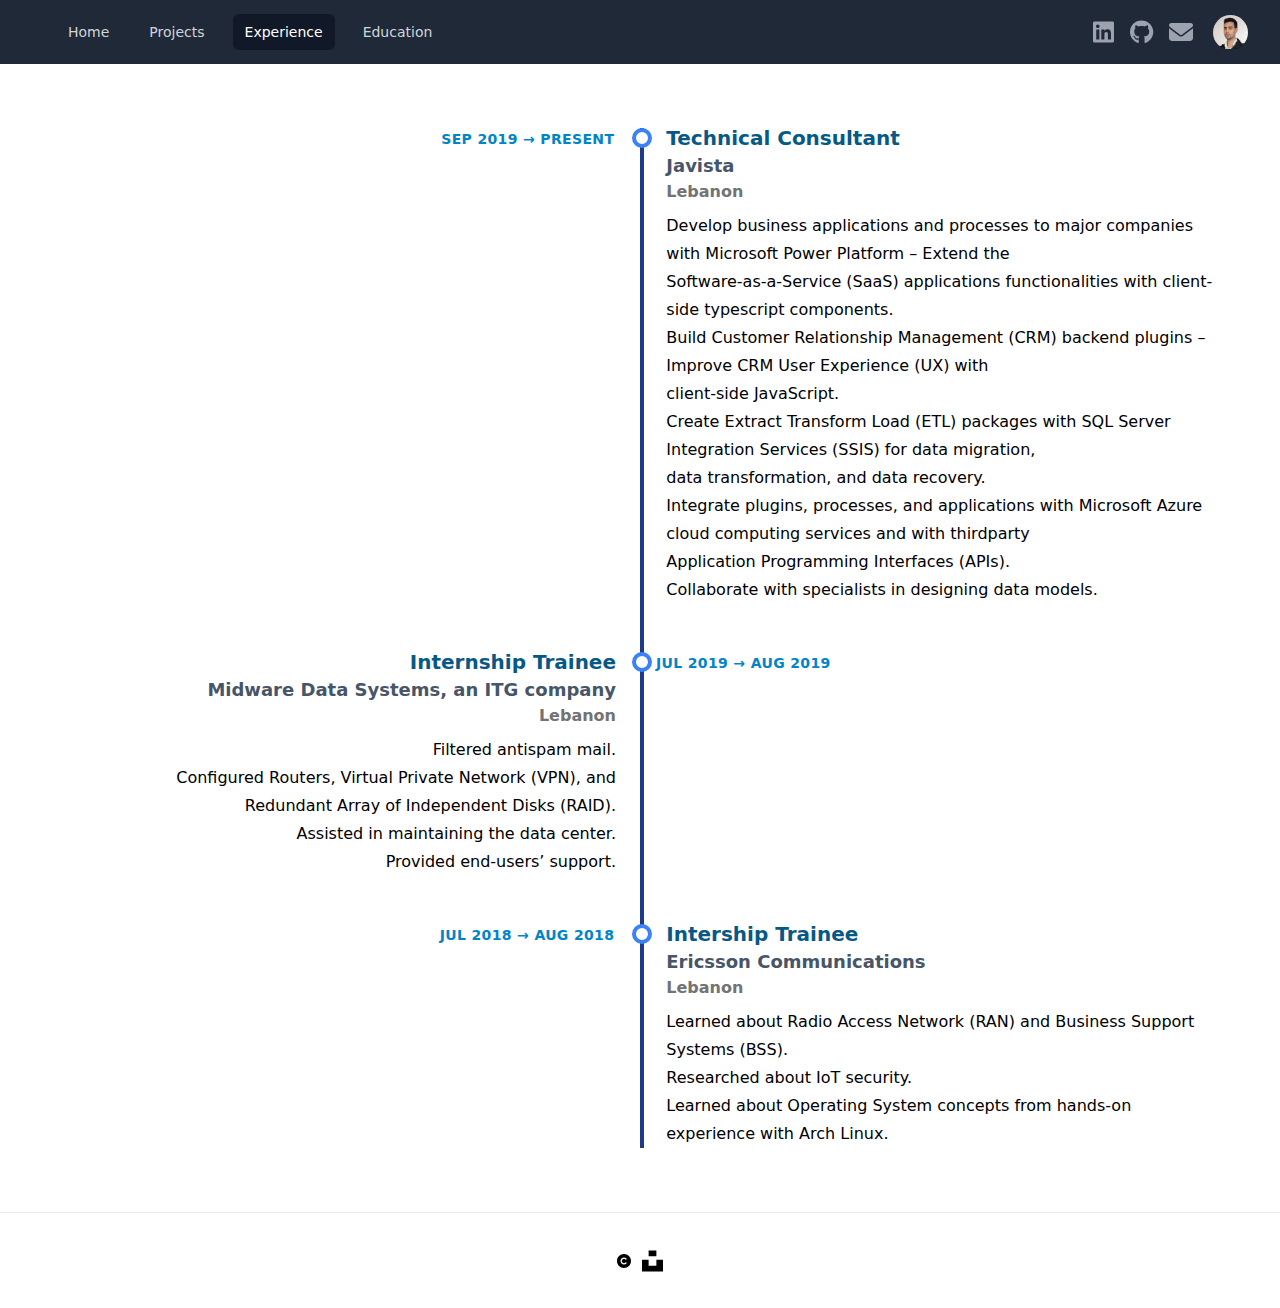
<file: experience.html>
<!DOCTYPE html><html><head><meta charSet="utf-8"/><meta name="viewport" content="width=device-width"/><title> Experience </title><link rel="preload" as="image" imageSrcSet="images/profilepic.jpg?imwidth=48 1x, images/profilepic.jpg?imwidth=96 2x"/><meta name="next-head-count" content="4"/><link rel="preload" href="/_next/static/css/52f6d2063c70cc23.css" as="style"/><link rel="stylesheet" href="/_next/static/css/52f6d2063c70cc23.css" data-n-g=""/><link rel="preload" href="/_next/static/css/5aa0d22ca45e4a86.css" as="style"/><link rel="stylesheet" href="/_next/static/css/5aa0d22ca45e4a86.css" data-n-p=""/><noscript data-n-css=""></noscript><script defer="" nomodule="" src="/_next/static/chunks/polyfills-7a92f48940f6722f.js"></script><script src="/_next/static/chunks/webpack-69bfa6990bb9e155.js" defer=""></script><script src="/_next/static/chunks/framework-a87821de553db91d.js" defer=""></script><script src="/_next/static/chunks/main-003b8947469a0036.js" defer=""></script><script src="/_next/static/chunks/pages/_app-54772c170987db80.js" defer=""></script><script src="/_next/static/chunks/a9a7754c-1aecc8a0e46db84b.js" defer=""></script><script src="/_next/static/chunks/cb1608f2-b0522804cdf276db.js" defer=""></script><script src="/_next/static/chunks/710-3a4456ea4b72ad5e.js" defer=""></script><script src="/_next/static/chunks/280-a4174fbe770202a7.js" defer=""></script><script src="/_next/static/chunks/pages/experience-7993f0c5226e498f.js" defer=""></script><script src="/_next/static/q-GNBDSeItDqxHibM1cPY/_buildManifest.js" defer=""></script><script src="/_next/static/q-GNBDSeItDqxHibM1cPY/_ssgManifest.js" defer=""></script></head><body><div id="__next"><nav class="sticky z-50 top-0 bg-gray-800"><div class="max-w-7xl mx-auto px-2 sm:px-6 lg:px-8"><div class="relative flex items-center justify-between h-16"><div class="absolute inset-y-0 left-0 flex items-center sm:hidden"><button class="inline-flex items-center justify-center p-2 rounded-md text-gray-400 hover:text-white hover:bg-gray-700 focus:outline-none focus:ring-2 focus:ring-inset focus:ring-white" id="headlessui-disclosure-button-:R36:" type="button" aria-expanded="false"><span class="sr-only">Open main menu</span><svg xmlns="http://www.w3.org/2000/svg" fill="none" viewBox="0 0 24 24" stroke-width="2" stroke="currentColor" aria-hidden="true" class="block h-6 w-6"><path stroke-linecap="round" stroke-linejoin="round" d="M4 6h16M4 12h16M4 18h16"></path></svg></button></div><div class="flex-1 flex items-center justify-center sm:items-stretch sm:justify-start"><div class="hidden sm:block sm:ml-6"><div class="flex space-x-4"><a class="text-gray-300 hover:bg-gray-700 hover:text-white px-3 py-2 rounded-md text-sm font-medium" href="/">Home</a><a class="text-gray-300 hover:bg-gray-700 hover:text-white px-3 py-2 rounded-md text-sm font-medium" href="/projects">Projects</a><a class="bg-gray-900 text-white px-3 py-2 rounded-md text-sm font-medium" aria-current="page" href="/experience">Experience</a><a class="text-gray-300 hover:bg-gray-700 hover:text-white px-3 py-2 rounded-md text-sm font-medium" href="/education">Education</a></div></div></div><div class="absolute inset-y-0 right-0 flex items-center pr-2 sm:static sm:inset-auto sm:ml-6 sm:pr-0"><button type="button" class="bg-gray-800 p-2 rounded-full text-gray-400 hover:text-white focus:outline-none focus:ring-2 focus:ring-offset-2 focus:ring-offset-gray-800 focus:ring-white"><a href="https://www.linkedin.com/in/abdallah-accaoui/" target="_blank" rel="noopener noreferrer"><svg aria-hidden="true" focusable="false" data-prefix="fab" data-icon="linkedin" class="svg-inline--fa fa-linkedin fa-xl " role="img" xmlns="http://www.w3.org/2000/svg" viewBox="0 0 448 512"><path fill="currentColor" d="M416 32H31.9C14.3 32 0 46.5 0 64.3v383.4C0 465.5 14.3 480 31.9 480H416c17.6 0 32-14.5 32-32.3V64.3c0-17.8-14.4-32.3-32-32.3zM135.4 416H69V202.2h66.5V416zm-33.2-243c-21.3 0-38.5-17.3-38.5-38.5S80.9 96 102.2 96c21.2 0 38.5 17.3 38.5 38.5 0 21.3-17.2 38.5-38.5 38.5zm282.1 243h-66.4V312c0-24.8-.5-56.7-34.5-56.7-34.6 0-39.9 27-39.9 54.9V416h-66.4V202.2h63.7v29.2h.9c8.9-16.8 30.6-34.5 62.9-34.5 67.2 0 79.7 44.3 79.7 101.9V416z"></path></svg></a></button><button type="button" class="bg-gray-800 p-2 rounded-full text-gray-400 hover:text-white focus:outline-none focus:ring-2 focus:ring-offset-2 focus:ring-offset-gray-800 focus:ring-white"><a href="https://github.com/AbdallahAccaoui" target="_blank" rel="noopener noreferrer"><svg aria-hidden="true" focusable="false" data-prefix="fab" data-icon="github" class="svg-inline--fa fa-github fa-xl " role="img" xmlns="http://www.w3.org/2000/svg" viewBox="0 0 496 512"><path fill="currentColor" d="M165.9 397.4c0 2-2.3 3.6-5.2 3.6-3.3 .3-5.6-1.3-5.6-3.6 0-2 2.3-3.6 5.2-3.6 3-.3 5.6 1.3 5.6 3.6zm-31.1-4.5c-.7 2 1.3 4.3 4.3 4.9 2.6 1 5.6 0 6.2-2s-1.3-4.3-4.3-5.2c-2.6-.7-5.5 .3-6.2 2.3zm44.2-1.7c-2.9 .7-4.9 2.6-4.6 4.9 .3 2 2.9 3.3 5.9 2.6 2.9-.7 4.9-2.6 4.6-4.6-.3-1.9-3-3.2-5.9-2.9zM244.8 8C106.1 8 0 113.3 0 252c0 110.9 69.8 205.8 169.5 239.2 12.8 2.3 17.3-5.6 17.3-12.1 0-6.2-.3-40.4-.3-61.4 0 0-70 15-84.7-29.8 0 0-11.4-29.1-27.8-36.6 0 0-22.9-15.7 1.6-15.4 0 0 24.9 2 38.6 25.8 21.9 38.6 58.6 27.5 72.9 20.9 2.3-16 8.8-27.1 16-33.7-55.9-6.2-112.3-14.3-112.3-110.5 0-27.5 7.6-41.3 23.6-58.9-2.6-6.5-11.1-33.3 2.6-67.9 20.9-6.5 69 27 69 27 20-5.6 41.5-8.5 62.8-8.5s42.8 2.9 62.8 8.5c0 0 48.1-33.6 69-27 13.7 34.7 5.2 61.4 2.6 67.9 16 17.7 25.8 31.5 25.8 58.9 0 96.5-58.9 104.2-114.8 110.5 9.2 7.9 17 22.9 17 46.4 0 33.7-.3 75.4-.3 83.6 0 6.5 4.6 14.4 17.3 12.1C428.2 457.8 496 362.9 496 252 496 113.3 383.5 8 244.8 8zM97.2 352.9c-1.3 1-1 3.3 .7 5.2 1.6 1.6 3.9 2.3 5.2 1 1.3-1 1-3.3-.7-5.2-1.6-1.6-3.9-2.3-5.2-1zm-10.8-8.1c-.7 1.3 .3 2.9 2.3 3.9 1.6 1 3.6 .7 4.3-.7 .7-1.3-.3-2.9-2.3-3.9-2-.6-3.6-.3-4.3 .7zm32.4 35.6c-1.6 1.3-1 4.3 1.3 6.2 2.3 2.3 5.2 2.6 6.5 1 1.3-1.3 .7-4.3-1.3-6.2-2.2-2.3-5.2-2.6-6.5-1zm-11.4-14.7c-1.6 1-1.6 3.6 0 5.9 1.6 2.3 4.3 3.3 5.6 2.3 1.6-1.3 1.6-3.9 0-6.2-1.4-2.3-4-3.3-5.6-2z"></path></svg></a></button><button type="button" class="bg-gray-800 p-2 rounded-full text-gray-400 hover:text-white focus:outline-none focus:ring-2 focus:ring-offset-2 focus:ring-offset-gray-800 focus:ring-white"><a href="mailto:abdallahaccaoui@gmail.com" target="_blank" rel="noopener noreferrer"><svg aria-hidden="true" focusable="false" data-prefix="fas" data-icon="envelope" class="svg-inline--fa fa-envelope fa-xl " role="img" xmlns="http://www.w3.org/2000/svg" viewBox="0 0 512 512"><path fill="currentColor" d="M464 64C490.5 64 512 85.49 512 112C512 127.1 504.9 141.3 492.8 150.4L275.2 313.6C263.8 322.1 248.2 322.1 236.8 313.6L19.2 150.4C7.113 141.3 0 127.1 0 112C0 85.49 21.49 64 48 64H464zM217.6 339.2C240.4 356.3 271.6 356.3 294.4 339.2L512 176V384C512 419.3 483.3 448 448 448H64C28.65 448 0 419.3 0 384V176L217.6 339.2z"></path></svg></a></button><div class="ml-3 relative"><div><button class="bg-gray-800 flex text-sm rounded-full focus:outline-none focus:ring-2 focus:ring-offset-2 focus:ring-offset-gray-800 focus:ring-white" id="headlessui-menu-button-:R16r6:" type="button" aria-haspopup="true" aria-expanded="false"><span class="sr-only">Open user menu</span><span style="box-sizing:border-box;display:inline-block;overflow:hidden;width:initial;height:initial;background:none;opacity:1;border:0;margin:0;padding:0;position:relative;max-width:100%"><span style="box-sizing:border-box;display:block;width:initial;height:initial;background:none;opacity:1;border:0;margin:0;padding:0;max-width:100%"><img style="display:block;max-width:100%;width:initial;height:initial;background:none;opacity:1;border:0;margin:0;padding:0" alt="" aria-hidden="true" src="data:image/svg+xml,%3csvg%20xmlns=%27http://www.w3.org/2000/svg%27%20version=%271.1%27%20width=%2735%27%20height=%2735%27/%3e"/></span><img alt="" srcSet="images/profilepic.jpg?imwidth=48 1x, images/profilepic.jpg?imwidth=96 2x" src="images/profilepic.jpg?imwidth=96" decoding="async" data-nimg="intrinsic" class="h-8 w-8 rounded-full" style="position:absolute;top:0;left:0;bottom:0;right:0;box-sizing:border-box;padding:0;border:none;margin:auto;display:block;width:0;height:0;min-width:100%;max-width:100%;min-height:100%;max-height:100%;object-fit:contain"/></span></button></div></div></div></div></div></nav><main><div class="px-5"><div class="relative max-w-xl mx-auto my-16 lg:max-w-fit before:absolute before:top-0 before:w-1 before:h-full before:left-2 before:bg-blue-900 lg:before:left-1/2"><div class="relative pl-8 mb-12 lg:flex even:flex-row-reverse"><div class="absolute top-0 left-0 w-5 h-5 bg-white border-4 border-blue-500 rounded-full dark:bg-slate-900 lg:left-1/2 lg:-translate-x-2"></div><p class="text-sm tracking-wide text-sky-600 font-semibold uppercase lg:w-1/2 lg:mt-px  lg:pr-8 lg:text-right">Sep 2019<!-- --> → <!-- -->PRESENT<!-- --></p><div class="lg:w-1/2 lg:-mt-1  lg:text-left lg:ml-5 "><h4 class="mt-4 text-xl text-sky-800 lg:mt-0 font-bold">Technical Consultant</h4><h4 class="mt-4 text-lg text-slate-600 lg:mt-0 font-bold">Javista</h4><h4 class="mt-4 text-md text-neutral-500 lg:mt-0 font-semibold">Lebanon</h4><p class="whitespace-pre-line mt-2 leading-7 text-primary-light">Develop business applications and processes to major companies with Microsoft Power Platform – Extend the
Software-as-a-Service (SaaS) applications functionalities with client-side typescript components.
Build Customer Relationship Management (CRM) backend plugins – Improve CRM User Experience (UX) with
client-side JavaScript.
Create Extract Transform Load (ETL) packages with SQL Server Integration Services (SSIS) for data migration,
data transformation, and data recovery.
Integrate plugins, processes, and applications with Microsoft Azure cloud computing services and with thirdparty
Application Programming Interfaces (APIs).
Collaborate with specialists in designing data models.</p></div></div><div class="relative pl-8 mb-12 lg:flex even:flex-row-reverse"><div class="absolute top-0 left-0 w-5 h-5 bg-white border-4 border-blue-500 rounded-full dark:bg-slate-900 lg:left-1/2 lg:-translate-x-2"></div><p class="text-sm tracking-wide text-sky-600 font-semibold uppercase lg:w-1/2 lg:mt-px  lg:pr-8 lg:text-left">Jul 2019<!-- --> → <!-- -->Aug 2019<!-- --></p><div class="lg:w-1/2 lg:-mt-1  lg:text-right lg:pr-10"><h4 class="mt-4 text-xl text-sky-800 lg:mt-0 font-bold">Internship Trainee</h4><h4 class="mt-4 text-lg text-slate-600 lg:mt-0 font-bold">Midware Data Systems, an ITG company</h4><h4 class="mt-4 text-md text-neutral-500 lg:mt-0 font-semibold">Lebanon</h4><p class="whitespace-pre-line mt-2 leading-7 text-primary-light">Filtered antispam mail.
Configured Routers, Virtual Private Network (VPN), and Redundant Array of Independent Disks (RAID).
Assisted in maintaining the data center.
Provided end-users’ support.</p></div></div><div class="relative pl-8 mb-12 lg:flex even:flex-row-reverse"><div class="absolute top-0 left-0 w-5 h-5 bg-white border-4 border-blue-500 rounded-full dark:bg-slate-900 lg:left-1/2 lg:-translate-x-2"></div><p class="text-sm tracking-wide text-sky-600 font-semibold uppercase lg:w-1/2 lg:mt-px  lg:pr-8 lg:text-right">Jul 2018<!-- --> → <!-- -->Aug 2018<!-- --></p><div class="lg:w-1/2 lg:-mt-1  lg:text-left lg:ml-5 "><h4 class="mt-4 text-xl text-sky-800 lg:mt-0 font-bold">Intership Trainee</h4><h4 class="mt-4 text-lg text-slate-600 lg:mt-0 font-bold">Ericsson Communications</h4><h4 class="mt-4 text-md text-neutral-500 lg:mt-0 font-semibold">Lebanon</h4><p class="whitespace-pre-line mt-2 leading-7 text-primary-light">Learned about Radio Access Network (RAN) and Business Support Systems (BSS).
Researched about IoT security.
Learned about Operating System concepts from hands-on experience with Arch Linux.</p></div></div></div></div></main><footer class="flex h-24 w-full items-center justify-center border-t"><svg aria-hidden="true" focusable="false" data-prefix="fas" data-icon="copyright" class="svg-inline--fa fa-copyright fa-sm " role="img" xmlns="http://www.w3.org/2000/svg" viewBox="0 0 512 512"><path fill="currentColor" d="M256 0C114.6 0 0 114.6 0 256s114.6 256 256 256s256-114.6 256-256S397.4 0 256 0zM199.2 312.6c14.94 15.06 34.8 23.38 55.89 23.38c.0313 0 0 0 0 0c21.06 0 40.92-8.312 55.83-23.38c9.375-9.375 24.53-9.469 33.97-.1562c9.406 9.344 9.469 24.53 .1562 33.97c-24 24.22-55.95 37.56-89.95 37.56c0 0 .0313 0 0 0c-33.97 0-65.95-13.34-89.95-37.56c-49.44-49.88-49.44-131 0-180.9c24-24.22 55.98-37.56 89.95-37.56c.0313 0 0 0 0 0c34 0 65.95 13.34 89.95 37.56c9.312 9.438 9.25 24.62-.1562 33.97c-9.438 9.344-24.59 9.188-33.97-.1562c-14.91-15.06-34.77-23.38-55.83-23.38c0 0 .0313 0 0 0c-21.09 0-40.95 8.312-55.89 23.38C168.3 230.6 168.3 281.4 199.2 312.6z"></path></svg><div>  </div><a class="flex items-center justify-center gap-2" href="https://www.unsplash.com" target="_blank" rel="noopener noreferrer"><svg aria-hidden="true" focusable="false" data-prefix="fab" data-icon="unsplash" class="svg-inline--fa fa-unsplash fa-xl " role="img" xmlns="http://www.w3.org/2000/svg" viewBox="0 0 448 512"><path fill="currentColor" d="M448 230.2V480H0V230.2H141.1V355.1H306.9V230.2zM306.9 32H141.1V156.9H306.9z"></path></svg></a></footer></div><script id="__NEXT_DATA__" type="application/json">{"props":{"pageProps":{"resumeData":[{"id":1,"attributes":{"titlePosition":"Technical Consultant","startDate":"2019-09-01","endDate":null,"description":"Develop business applications and processes to major companies with Microsoft Power Platform – Extend the\nSoftware-as-a-Service (SaaS) applications functionalities with client-side typescript components.\nBuild Customer Relationship Management (CRM) backend plugins – Improve CRM User Experience (UX) with\nclient-side JavaScript.\nCreate Extract Transform Load (ETL) packages with SQL Server Integration Services (SSIS) for data migration,\ndata transformation, and data recovery.\nIntegrate plugins, processes, and applications with Microsoft Azure cloud computing services and with thirdparty\nApplication Programming Interfaces (APIs).\nCollaborate with specialists in designing data models.","createdAt":"2022-07-15T19:04:52.705Z","updatedAt":"2022-08-25T17:05:12.901Z","publishedAt":"2022-07-15T22:27:38.045Z","companyName":"Javista","location":"Lebanon","isDateNow":true}},{"id":2,"attributes":{"titlePosition":"Internship Trainee","startDate":"2019-07-01","endDate":"2019-08-31","description":"Filtered antispam mail.\nConfigured Routers, Virtual Private Network (VPN), and Redundant Array of Independent Disks (RAID).\nAssisted in maintaining the data center.\nProvided end-users’ support.","createdAt":"2022-07-15T19:14:45.013Z","updatedAt":"2022-08-25T17:05:52.492Z","publishedAt":"2022-07-15T22:27:31.013Z","companyName":"Midware Data Systems, an ITG company","location":"Lebanon","isDateNow":false}},{"id":3,"attributes":{"titlePosition":"Intership Trainee","startDate":"2018-07-01","endDate":"2018-08-31","description":"Learned about Radio Access Network (RAN) and Business Support Systems (BSS).\nResearched about IoT security.\nLearned about Operating System concepts from hands-on experience with Arch Linux.","createdAt":"2022-07-15T19:18:15.093Z","updatedAt":"2022-07-16T22:15:27.927Z","publishedAt":"2022-07-15T22:27:34.694Z","companyName":"Ericsson Communications","location":"Lebanon","isDateNow":false}}]},"__N_SSG":true},"page":"/experience","query":{},"buildId":"q-GNBDSeItDqxHibM1cPY","isFallback":false,"gsp":true,"scriptLoader":[]}</script></body></html>
</file>
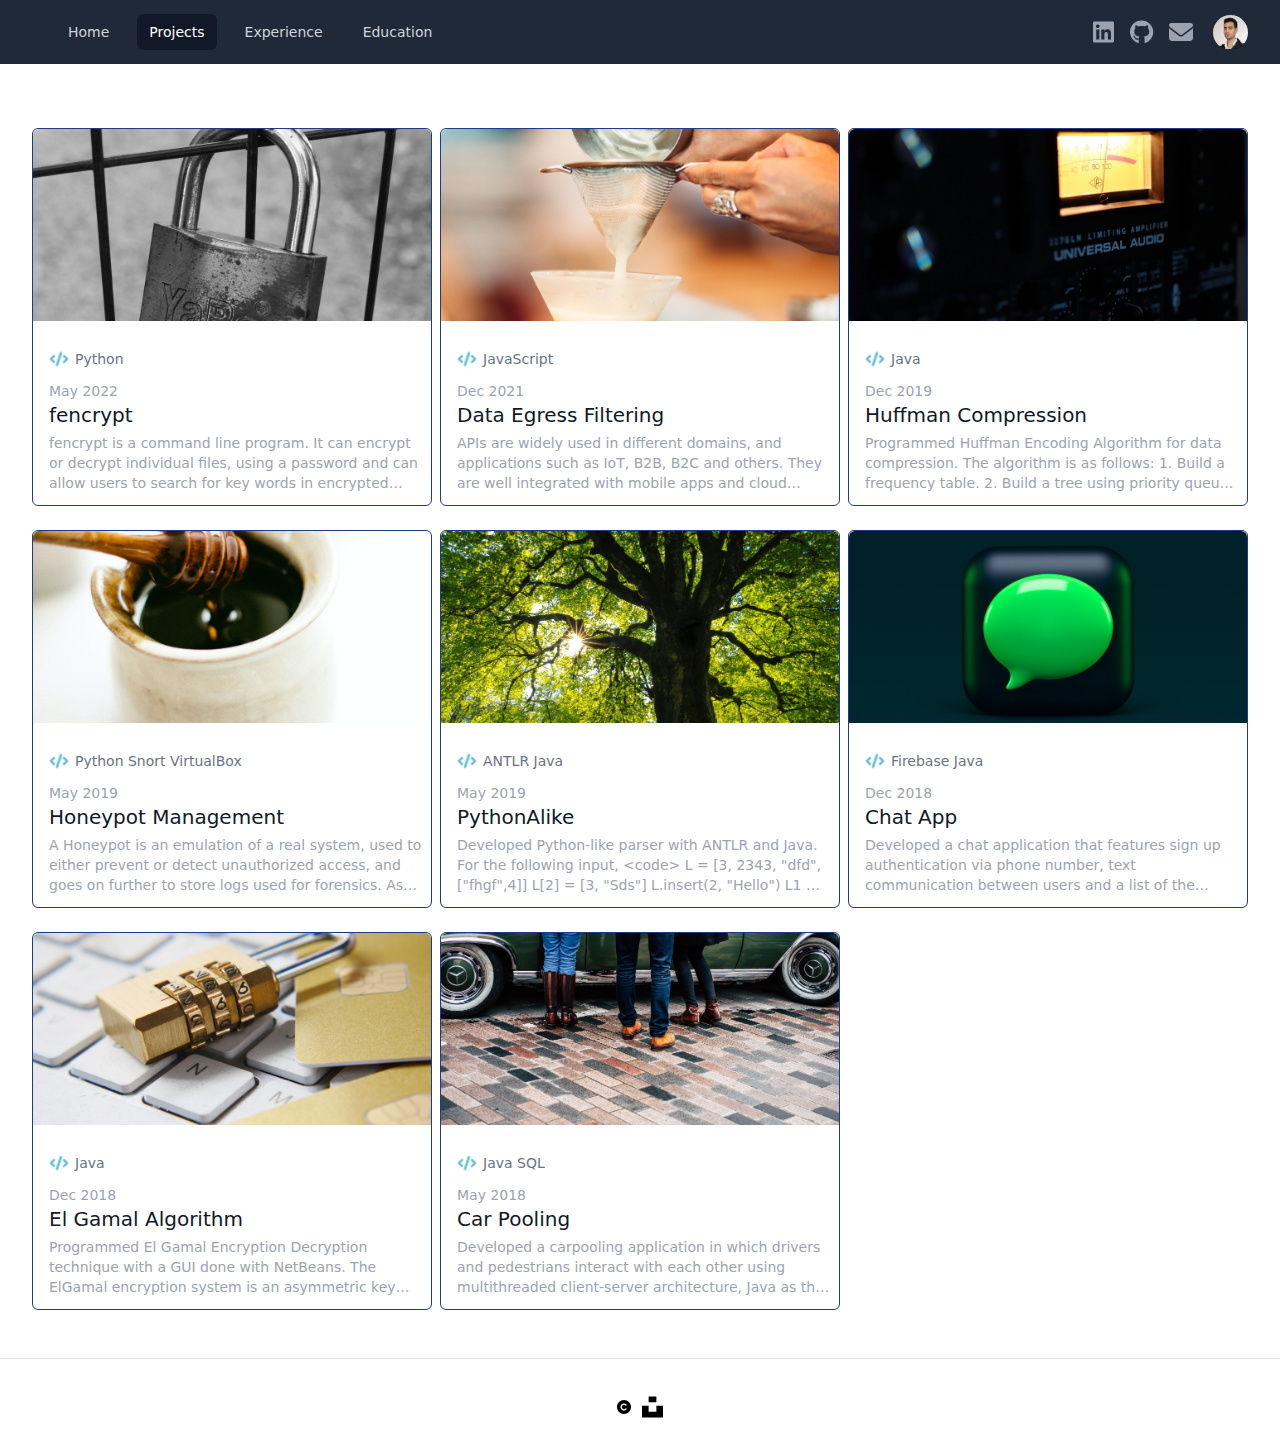
<file: projects.html>
<!DOCTYPE html><html><head><meta charSet="utf-8"/><meta name="viewport" content="width=device-width"/><title> Projects </title><link rel="preload" as="image" imageSrcSet="images/profilepic.jpg?imwidth=48 1x, images/profilepic.jpg?imwidth=96 2x"/><link rel="preload" as="image" imageSrcSet="/public/strapi/uploads/thumbnail_fencrypt_f2d4a3947d.jpg?imwidth=640 640w, /public/strapi/uploads/thumbnail_fencrypt_f2d4a3947d.jpg?imwidth=750 750w, /public/strapi/uploads/thumbnail_fencrypt_f2d4a3947d.jpg?imwidth=828 828w, /public/strapi/uploads/thumbnail_fencrypt_f2d4a3947d.jpg?imwidth=1080 1080w, /public/strapi/uploads/thumbnail_fencrypt_f2d4a3947d.jpg?imwidth=1200 1200w, /public/strapi/uploads/thumbnail_fencrypt_f2d4a3947d.jpg?imwidth=1920 1920w, /public/strapi/uploads/thumbnail_fencrypt_f2d4a3947d.jpg?imwidth=2048 2048w, /public/strapi/uploads/thumbnail_fencrypt_f2d4a3947d.jpg?imwidth=3840 3840w" imageSizes="100vw"/><link rel="preload" as="image" imageSrcSet="/public/strapi/uploads/thumbnail_dataegressfiltering_ab9e2870e9.jpg?imwidth=640 640w, /public/strapi/uploads/thumbnail_dataegressfiltering_ab9e2870e9.jpg?imwidth=750 750w, /public/strapi/uploads/thumbnail_dataegressfiltering_ab9e2870e9.jpg?imwidth=828 828w, /public/strapi/uploads/thumbnail_dataegressfiltering_ab9e2870e9.jpg?imwidth=1080 1080w, /public/strapi/uploads/thumbnail_dataegressfiltering_ab9e2870e9.jpg?imwidth=1200 1200w, /public/strapi/uploads/thumbnail_dataegressfiltering_ab9e2870e9.jpg?imwidth=1920 1920w, /public/strapi/uploads/thumbnail_dataegressfiltering_ab9e2870e9.jpg?imwidth=2048 2048w, /public/strapi/uploads/thumbnail_dataegressfiltering_ab9e2870e9.jpg?imwidth=3840 3840w" imageSizes="100vw"/><link rel="preload" as="image" imageSrcSet="/public/strapi/uploads/thumbnail_huffmancompression_6288fe4bd2.jpg?imwidth=640 640w, /public/strapi/uploads/thumbnail_huffmancompression_6288fe4bd2.jpg?imwidth=750 750w, /public/strapi/uploads/thumbnail_huffmancompression_6288fe4bd2.jpg?imwidth=828 828w, /public/strapi/uploads/thumbnail_huffmancompression_6288fe4bd2.jpg?imwidth=1080 1080w, /public/strapi/uploads/thumbnail_huffmancompression_6288fe4bd2.jpg?imwidth=1200 1200w, /public/strapi/uploads/thumbnail_huffmancompression_6288fe4bd2.jpg?imwidth=1920 1920w, /public/strapi/uploads/thumbnail_huffmancompression_6288fe4bd2.jpg?imwidth=2048 2048w, /public/strapi/uploads/thumbnail_huffmancompression_6288fe4bd2.jpg?imwidth=3840 3840w" imageSizes="100vw"/><link rel="preload" as="image" imageSrcSet="/public/strapi/uploads/thumbnail_honeypot_c6eaf4238a.jpg?imwidth=640 640w, /public/strapi/uploads/thumbnail_honeypot_c6eaf4238a.jpg?imwidth=750 750w, /public/strapi/uploads/thumbnail_honeypot_c6eaf4238a.jpg?imwidth=828 828w, /public/strapi/uploads/thumbnail_honeypot_c6eaf4238a.jpg?imwidth=1080 1080w, /public/strapi/uploads/thumbnail_honeypot_c6eaf4238a.jpg?imwidth=1200 1200w, /public/strapi/uploads/thumbnail_honeypot_c6eaf4238a.jpg?imwidth=1920 1920w, /public/strapi/uploads/thumbnail_honeypot_c6eaf4238a.jpg?imwidth=2048 2048w, /public/strapi/uploads/thumbnail_honeypot_c6eaf4238a.jpg?imwidth=3840 3840w" imageSizes="100vw"/><link rel="preload" as="image" imageSrcSet="/public/strapi/uploads/thumbnail_python_Alike_183916606c.jpg?imwidth=640 640w, /public/strapi/uploads/thumbnail_python_Alike_183916606c.jpg?imwidth=750 750w, /public/strapi/uploads/thumbnail_python_Alike_183916606c.jpg?imwidth=828 828w, /public/strapi/uploads/thumbnail_python_Alike_183916606c.jpg?imwidth=1080 1080w, /public/strapi/uploads/thumbnail_python_Alike_183916606c.jpg?imwidth=1200 1200w, /public/strapi/uploads/thumbnail_python_Alike_183916606c.jpg?imwidth=1920 1920w, /public/strapi/uploads/thumbnail_python_Alike_183916606c.jpg?imwidth=2048 2048w, /public/strapi/uploads/thumbnail_python_Alike_183916606c.jpg?imwidth=3840 3840w" imageSizes="100vw"/><link rel="preload" as="image" imageSrcSet="/public/strapi/uploads/thumbnail_chatapp_f36e2679bc.jpg?imwidth=640 640w, /public/strapi/uploads/thumbnail_chatapp_f36e2679bc.jpg?imwidth=750 750w, /public/strapi/uploads/thumbnail_chatapp_f36e2679bc.jpg?imwidth=828 828w, /public/strapi/uploads/thumbnail_chatapp_f36e2679bc.jpg?imwidth=1080 1080w, /public/strapi/uploads/thumbnail_chatapp_f36e2679bc.jpg?imwidth=1200 1200w, /public/strapi/uploads/thumbnail_chatapp_f36e2679bc.jpg?imwidth=1920 1920w, /public/strapi/uploads/thumbnail_chatapp_f36e2679bc.jpg?imwidth=2048 2048w, /public/strapi/uploads/thumbnail_chatapp_f36e2679bc.jpg?imwidth=3840 3840w" imageSizes="100vw"/><link rel="preload" as="image" imageSrcSet="/public/strapi/uploads/thumbnail_elgamal_f1e96d5bf9.jpg?imwidth=640 640w, /public/strapi/uploads/thumbnail_elgamal_f1e96d5bf9.jpg?imwidth=750 750w, /public/strapi/uploads/thumbnail_elgamal_f1e96d5bf9.jpg?imwidth=828 828w, /public/strapi/uploads/thumbnail_elgamal_f1e96d5bf9.jpg?imwidth=1080 1080w, /public/strapi/uploads/thumbnail_elgamal_f1e96d5bf9.jpg?imwidth=1200 1200w, /public/strapi/uploads/thumbnail_elgamal_f1e96d5bf9.jpg?imwidth=1920 1920w, /public/strapi/uploads/thumbnail_elgamal_f1e96d5bf9.jpg?imwidth=2048 2048w, /public/strapi/uploads/thumbnail_elgamal_f1e96d5bf9.jpg?imwidth=3840 3840w" imageSizes="100vw"/><link rel="preload" as="image" imageSrcSet="/public/strapi/uploads/thumbnail_carpooling_745c549b62.jpg?imwidth=640 640w, /public/strapi/uploads/thumbnail_carpooling_745c549b62.jpg?imwidth=750 750w, /public/strapi/uploads/thumbnail_carpooling_745c549b62.jpg?imwidth=828 828w, /public/strapi/uploads/thumbnail_carpooling_745c549b62.jpg?imwidth=1080 1080w, /public/strapi/uploads/thumbnail_carpooling_745c549b62.jpg?imwidth=1200 1200w, /public/strapi/uploads/thumbnail_carpooling_745c549b62.jpg?imwidth=1920 1920w, /public/strapi/uploads/thumbnail_carpooling_745c549b62.jpg?imwidth=2048 2048w, /public/strapi/uploads/thumbnail_carpooling_745c549b62.jpg?imwidth=3840 3840w" imageSizes="100vw"/><meta name="next-head-count" content="12"/><link rel="preload" href="/_next/static/css/52f6d2063c70cc23.css" as="style"/><link rel="stylesheet" href="/_next/static/css/52f6d2063c70cc23.css" data-n-g=""/><link rel="preload" href="/_next/static/css/5aa0d22ca45e4a86.css" as="style"/><link rel="stylesheet" href="/_next/static/css/5aa0d22ca45e4a86.css" data-n-p=""/><noscript data-n-css=""></noscript><script defer="" nomodule="" src="/_next/static/chunks/polyfills-7a92f48940f6722f.js"></script><script src="/_next/static/chunks/webpack-69bfa6990bb9e155.js" defer=""></script><script src="/_next/static/chunks/framework-a87821de553db91d.js" defer=""></script><script src="/_next/static/chunks/main-003b8947469a0036.js" defer=""></script><script src="/_next/static/chunks/pages/_app-54772c170987db80.js" defer=""></script><script src="/_next/static/chunks/a9a7754c-1aecc8a0e46db84b.js" defer=""></script><script src="/_next/static/chunks/cb1608f2-b0522804cdf276db.js" defer=""></script><script src="/_next/static/chunks/710-3a4456ea4b72ad5e.js" defer=""></script><script src="/_next/static/chunks/280-a4174fbe770202a7.js" defer=""></script><script src="/_next/static/chunks/pages/projects-52ddf90bafd1bdfd.js" defer=""></script><script src="/_next/static/q-GNBDSeItDqxHibM1cPY/_buildManifest.js" defer=""></script><script src="/_next/static/q-GNBDSeItDqxHibM1cPY/_ssgManifest.js" defer=""></script></head><body><div id="__next"><nav class="sticky z-50 top-0 bg-gray-800"><div class="max-w-7xl mx-auto px-2 sm:px-6 lg:px-8"><div class="relative flex items-center justify-between h-16"><div class="absolute inset-y-0 left-0 flex items-center sm:hidden"><button class="inline-flex items-center justify-center p-2 rounded-md text-gray-400 hover:text-white hover:bg-gray-700 focus:outline-none focus:ring-2 focus:ring-inset focus:ring-white" id="headlessui-disclosure-button-:R36:" type="button" aria-expanded="false"><span class="sr-only">Open main menu</span><svg xmlns="http://www.w3.org/2000/svg" fill="none" viewBox="0 0 24 24" stroke-width="2" stroke="currentColor" aria-hidden="true" class="block h-6 w-6"><path stroke-linecap="round" stroke-linejoin="round" d="M4 6h16M4 12h16M4 18h16"></path></svg></button></div><div class="flex-1 flex items-center justify-center sm:items-stretch sm:justify-start"><div class="hidden sm:block sm:ml-6"><div class="flex space-x-4"><a class="text-gray-300 hover:bg-gray-700 hover:text-white px-3 py-2 rounded-md text-sm font-medium" href="/">Home</a><a class="bg-gray-900 text-white px-3 py-2 rounded-md text-sm font-medium" aria-current="page" href="/projects">Projects</a><a class="text-gray-300 hover:bg-gray-700 hover:text-white px-3 py-2 rounded-md text-sm font-medium" href="/experience">Experience</a><a class="text-gray-300 hover:bg-gray-700 hover:text-white px-3 py-2 rounded-md text-sm font-medium" href="/education">Education</a></div></div></div><div class="absolute inset-y-0 right-0 flex items-center pr-2 sm:static sm:inset-auto sm:ml-6 sm:pr-0"><button type="button" class="bg-gray-800 p-2 rounded-full text-gray-400 hover:text-white focus:outline-none focus:ring-2 focus:ring-offset-2 focus:ring-offset-gray-800 focus:ring-white"><a href="https://www.linkedin.com/in/abdallah-accaoui/" target="_blank" rel="noopener noreferrer"><svg aria-hidden="true" focusable="false" data-prefix="fab" data-icon="linkedin" class="svg-inline--fa fa-linkedin fa-xl " role="img" xmlns="http://www.w3.org/2000/svg" viewBox="0 0 448 512"><path fill="currentColor" d="M416 32H31.9C14.3 32 0 46.5 0 64.3v383.4C0 465.5 14.3 480 31.9 480H416c17.6 0 32-14.5 32-32.3V64.3c0-17.8-14.4-32.3-32-32.3zM135.4 416H69V202.2h66.5V416zm-33.2-243c-21.3 0-38.5-17.3-38.5-38.5S80.9 96 102.2 96c21.2 0 38.5 17.3 38.5 38.5 0 21.3-17.2 38.5-38.5 38.5zm282.1 243h-66.4V312c0-24.8-.5-56.7-34.5-56.7-34.6 0-39.9 27-39.9 54.9V416h-66.4V202.2h63.7v29.2h.9c8.9-16.8 30.6-34.5 62.9-34.5 67.2 0 79.7 44.3 79.7 101.9V416z"></path></svg></a></button><button type="button" class="bg-gray-800 p-2 rounded-full text-gray-400 hover:text-white focus:outline-none focus:ring-2 focus:ring-offset-2 focus:ring-offset-gray-800 focus:ring-white"><a href="https://github.com/AbdallahAccaoui" target="_blank" rel="noopener noreferrer"><svg aria-hidden="true" focusable="false" data-prefix="fab" data-icon="github" class="svg-inline--fa fa-github fa-xl " role="img" xmlns="http://www.w3.org/2000/svg" viewBox="0 0 496 512"><path fill="currentColor" d="M165.9 397.4c0 2-2.3 3.6-5.2 3.6-3.3 .3-5.6-1.3-5.6-3.6 0-2 2.3-3.6 5.2-3.6 3-.3 5.6 1.3 5.6 3.6zm-31.1-4.5c-.7 2 1.3 4.3 4.3 4.9 2.6 1 5.6 0 6.2-2s-1.3-4.3-4.3-5.2c-2.6-.7-5.5 .3-6.2 2.3zm44.2-1.7c-2.9 .7-4.9 2.6-4.6 4.9 .3 2 2.9 3.3 5.9 2.6 2.9-.7 4.9-2.6 4.6-4.6-.3-1.9-3-3.2-5.9-2.9zM244.8 8C106.1 8 0 113.3 0 252c0 110.9 69.8 205.8 169.5 239.2 12.8 2.3 17.3-5.6 17.3-12.1 0-6.2-.3-40.4-.3-61.4 0 0-70 15-84.7-29.8 0 0-11.4-29.1-27.8-36.6 0 0-22.9-15.7 1.6-15.4 0 0 24.9 2 38.6 25.8 21.9 38.6 58.6 27.5 72.9 20.9 2.3-16 8.8-27.1 16-33.7-55.9-6.2-112.3-14.3-112.3-110.5 0-27.5 7.6-41.3 23.6-58.9-2.6-6.5-11.1-33.3 2.6-67.9 20.9-6.5 69 27 69 27 20-5.6 41.5-8.5 62.8-8.5s42.8 2.9 62.8 8.5c0 0 48.1-33.6 69-27 13.7 34.7 5.2 61.4 2.6 67.9 16 17.7 25.8 31.5 25.8 58.9 0 96.5-58.9 104.2-114.8 110.5 9.2 7.9 17 22.9 17 46.4 0 33.7-.3 75.4-.3 83.6 0 6.5 4.6 14.4 17.3 12.1C428.2 457.8 496 362.9 496 252 496 113.3 383.5 8 244.8 8zM97.2 352.9c-1.3 1-1 3.3 .7 5.2 1.6 1.6 3.9 2.3 5.2 1 1.3-1 1-3.3-.7-5.2-1.6-1.6-3.9-2.3-5.2-1zm-10.8-8.1c-.7 1.3 .3 2.9 2.3 3.9 1.6 1 3.6 .7 4.3-.7 .7-1.3-.3-2.9-2.3-3.9-2-.6-3.6-.3-4.3 .7zm32.4 35.6c-1.6 1.3-1 4.3 1.3 6.2 2.3 2.3 5.2 2.6 6.5 1 1.3-1.3 .7-4.3-1.3-6.2-2.2-2.3-5.2-2.6-6.5-1zm-11.4-14.7c-1.6 1-1.6 3.6 0 5.9 1.6 2.3 4.3 3.3 5.6 2.3 1.6-1.3 1.6-3.9 0-6.2-1.4-2.3-4-3.3-5.6-2z"></path></svg></a></button><button type="button" class="bg-gray-800 p-2 rounded-full text-gray-400 hover:text-white focus:outline-none focus:ring-2 focus:ring-offset-2 focus:ring-offset-gray-800 focus:ring-white"><a href="mailto:abdallahaccaoui@gmail.com" target="_blank" rel="noopener noreferrer"><svg aria-hidden="true" focusable="false" data-prefix="fas" data-icon="envelope" class="svg-inline--fa fa-envelope fa-xl " role="img" xmlns="http://www.w3.org/2000/svg" viewBox="0 0 512 512"><path fill="currentColor" d="M464 64C490.5 64 512 85.49 512 112C512 127.1 504.9 141.3 492.8 150.4L275.2 313.6C263.8 322.1 248.2 322.1 236.8 313.6L19.2 150.4C7.113 141.3 0 127.1 0 112C0 85.49 21.49 64 48 64H464zM217.6 339.2C240.4 356.3 271.6 356.3 294.4 339.2L512 176V384C512 419.3 483.3 448 448 448H64C28.65 448 0 419.3 0 384V176L217.6 339.2z"></path></svg></a></button><div class="ml-3 relative"><div><button class="bg-gray-800 flex text-sm rounded-full focus:outline-none focus:ring-2 focus:ring-offset-2 focus:ring-offset-gray-800 focus:ring-white" id="headlessui-menu-button-:R16r6:" type="button" aria-haspopup="true" aria-expanded="false"><span class="sr-only">Open user menu</span><span style="box-sizing:border-box;display:inline-block;overflow:hidden;width:initial;height:initial;background:none;opacity:1;border:0;margin:0;padding:0;position:relative;max-width:100%"><span style="box-sizing:border-box;display:block;width:initial;height:initial;background:none;opacity:1;border:0;margin:0;padding:0;max-width:100%"><img style="display:block;max-width:100%;width:initial;height:initial;background:none;opacity:1;border:0;margin:0;padding:0" alt="" aria-hidden="true" src="data:image/svg+xml,%3csvg%20xmlns=%27http://www.w3.org/2000/svg%27%20version=%271.1%27%20width=%2735%27%20height=%2735%27/%3e"/></span><img alt="" srcSet="images/profilepic.jpg?imwidth=48 1x, images/profilepic.jpg?imwidth=96 2x" src="images/profilepic.jpg?imwidth=96" decoding="async" data-nimg="intrinsic" class="h-8 w-8 rounded-full" style="position:absolute;top:0;left:0;bottom:0;right:0;box-sizing:border-box;padding:0;border:none;margin:auto;display:block;width:0;height:0;min-width:100%;max-width:100%;min-height:100%;max-height:100%;object-fit:contain"/></span></button></div></div></div></div></div></nav><main><section class="mt-12 mx-auto px-4 max-w-screen-xl lg:px-8"><div class="mt-12 mb-12 grid gap-2 sm:grid-cols-2 lg:grid-cols-3"><article class="max-w-md mx-auto mt-4 shadow-none border-blue-900 border rounded-md duration-300 hover:shadow-lg"><a href="/projects/fencrypt"><div class="w-full h-48 relative"><span style="box-sizing:border-box;display:block;overflow:hidden;width:initial;height:initial;background:none;opacity:1;border:0;margin:0;padding:0;position:absolute;top:0;left:0;bottom:0;right:0"><img sizes="100vw" srcSet="/public/strapi/uploads/thumbnail_fencrypt_f2d4a3947d.jpg?imwidth=640 640w, /public/strapi/uploads/thumbnail_fencrypt_f2d4a3947d.jpg?imwidth=750 750w, /public/strapi/uploads/thumbnail_fencrypt_f2d4a3947d.jpg?imwidth=828 828w, /public/strapi/uploads/thumbnail_fencrypt_f2d4a3947d.jpg?imwidth=1080 1080w, /public/strapi/uploads/thumbnail_fencrypt_f2d4a3947d.jpg?imwidth=1200 1200w, /public/strapi/uploads/thumbnail_fencrypt_f2d4a3947d.jpg?imwidth=1920 1920w, /public/strapi/uploads/thumbnail_fencrypt_f2d4a3947d.jpg?imwidth=2048 2048w, /public/strapi/uploads/thumbnail_fencrypt_f2d4a3947d.jpg?imwidth=3840 3840w" src="/public/strapi/uploads/thumbnail_fencrypt_f2d4a3947d.jpg?imwidth=3840" decoding="async" data-nimg="fill" class="rounded-t-md" style="position:absolute;top:0;left:0;bottom:0;right:0;box-sizing:border-box;padding:0;border:none;margin:auto;display:block;width:0;height:0;min-width:100%;max-width:100%;min-height:100%;max-height:100%;object-fit:cover"/></span></div><div class="flex items-center mt-2 pt-3 ml-4 mr-2"><div class="mt-2 flex items-center text-sm text-gray-500"><svg xmlns="http://www.w3.org/2000/svg" viewBox="0 0 20 20" fill="currentColor" aria-hidden="true" class="stroke-cyan-300 flex-shrink-0 mr-1.5 h-5 w-5 text-gray-400"><path fill-rule="evenodd" d="M12.316 3.051a1 1 0 01.633 1.265l-4 12a1 1 0 11-1.898-.632l4-12a1 1 0 011.265-.633zM5.707 6.293a1 1 0 010 1.414L3.414 10l2.293 2.293a1 1 0 11-1.414 1.414l-3-3a1 1 0 010-1.414l3-3a1 1 0 011.414 0zm8.586 0a1 1 0 011.414 0l3 3a1 1 0 010 1.414l-3 3a1 1 0 11-1.414-1.414L16.586 10l-2.293-2.293a1 1 0 010-1.414z" clip-rule="evenodd"></path></svg><span class="hover:text-cyan-500">Python<!-- --> <!-- --></span></div></div><div class="pt-3 ml-4 mr-2 mb-3"><span class="block text-gray-400 text-sm">May 2022</span><h3 class="text-xl text-gray-900">fencrypt</h3><p class="line-clamp-3 text-gray-400 text-sm mt-1">fencrypt is a command line program. It can encrypt or decrypt individual files, using a password and can allow users to search for key words in encrypted files.
It uses:
- a password-based key derivat</p></div></a></article><article class="max-w-md mx-auto mt-4 shadow-none border-blue-900 border rounded-md duration-300 hover:shadow-lg"><a href="/projects/data-egress%20filtering"><div class="w-full h-48 relative"><span style="box-sizing:border-box;display:block;overflow:hidden;width:initial;height:initial;background:none;opacity:1;border:0;margin:0;padding:0;position:absolute;top:0;left:0;bottom:0;right:0"><img sizes="100vw" srcSet="/public/strapi/uploads/thumbnail_dataegressfiltering_ab9e2870e9.jpg?imwidth=640 640w, /public/strapi/uploads/thumbnail_dataegressfiltering_ab9e2870e9.jpg?imwidth=750 750w, /public/strapi/uploads/thumbnail_dataegressfiltering_ab9e2870e9.jpg?imwidth=828 828w, /public/strapi/uploads/thumbnail_dataegressfiltering_ab9e2870e9.jpg?imwidth=1080 1080w, /public/strapi/uploads/thumbnail_dataegressfiltering_ab9e2870e9.jpg?imwidth=1200 1200w, /public/strapi/uploads/thumbnail_dataegressfiltering_ab9e2870e9.jpg?imwidth=1920 1920w, /public/strapi/uploads/thumbnail_dataegressfiltering_ab9e2870e9.jpg?imwidth=2048 2048w, /public/strapi/uploads/thumbnail_dataegressfiltering_ab9e2870e9.jpg?imwidth=3840 3840w" src="/public/strapi/uploads/thumbnail_dataegressfiltering_ab9e2870e9.jpg?imwidth=3840" decoding="async" data-nimg="fill" class="rounded-t-md" style="position:absolute;top:0;left:0;bottom:0;right:0;box-sizing:border-box;padding:0;border:none;margin:auto;display:block;width:0;height:0;min-width:100%;max-width:100%;min-height:100%;max-height:100%;object-fit:cover"/></span></div><div class="flex items-center mt-2 pt-3 ml-4 mr-2"><div class="mt-2 flex items-center text-sm text-gray-500"><svg xmlns="http://www.w3.org/2000/svg" viewBox="0 0 20 20" fill="currentColor" aria-hidden="true" class="stroke-cyan-300 flex-shrink-0 mr-1.5 h-5 w-5 text-gray-400"><path fill-rule="evenodd" d="M12.316 3.051a1 1 0 01.633 1.265l-4 12a1 1 0 11-1.898-.632l4-12a1 1 0 011.265-.633zM5.707 6.293a1 1 0 010 1.414L3.414 10l2.293 2.293a1 1 0 11-1.414 1.414l-3-3a1 1 0 010-1.414l3-3a1 1 0 011.414 0zm8.586 0a1 1 0 011.414 0l3 3a1 1 0 010 1.414l-3 3a1 1 0 11-1.414-1.414L16.586 10l-2.293-2.293a1 1 0 010-1.414z" clip-rule="evenodd"></path></svg><span class="hover:text-cyan-500">JavaScript<!-- --> <!-- --></span></div></div><div class="pt-3 ml-4 mr-2 mb-3"><span class="block text-gray-400 text-sm">Dec 2021</span><h3 class="text-xl text-gray-900">Data Egress Filtering</h3><p class="line-clamp-3 text-gray-400 text-sm mt-1">APIs are widely used in different domains, and applications such as IoT, B2B, B2C and others. They are well integrated with mobile apps and cloud microservices. To keep pace with business agility, bus</p></div></a></article><article class="max-w-md mx-auto mt-4 shadow-none border-blue-900 border rounded-md duration-300 hover:shadow-lg"><a href="/projects/huffman-compression"><div class="w-full h-48 relative"><span style="box-sizing:border-box;display:block;overflow:hidden;width:initial;height:initial;background:none;opacity:1;border:0;margin:0;padding:0;position:absolute;top:0;left:0;bottom:0;right:0"><img sizes="100vw" srcSet="/public/strapi/uploads/thumbnail_huffmancompression_6288fe4bd2.jpg?imwidth=640 640w, /public/strapi/uploads/thumbnail_huffmancompression_6288fe4bd2.jpg?imwidth=750 750w, /public/strapi/uploads/thumbnail_huffmancompression_6288fe4bd2.jpg?imwidth=828 828w, /public/strapi/uploads/thumbnail_huffmancompression_6288fe4bd2.jpg?imwidth=1080 1080w, /public/strapi/uploads/thumbnail_huffmancompression_6288fe4bd2.jpg?imwidth=1200 1200w, /public/strapi/uploads/thumbnail_huffmancompression_6288fe4bd2.jpg?imwidth=1920 1920w, /public/strapi/uploads/thumbnail_huffmancompression_6288fe4bd2.jpg?imwidth=2048 2048w, /public/strapi/uploads/thumbnail_huffmancompression_6288fe4bd2.jpg?imwidth=3840 3840w" src="/public/strapi/uploads/thumbnail_huffmancompression_6288fe4bd2.jpg?imwidth=3840" decoding="async" data-nimg="fill" class="rounded-t-md" style="position:absolute;top:0;left:0;bottom:0;right:0;box-sizing:border-box;padding:0;border:none;margin:auto;display:block;width:0;height:0;min-width:100%;max-width:100%;min-height:100%;max-height:100%;object-fit:cover"/></span></div><div class="flex items-center mt-2 pt-3 ml-4 mr-2"><div class="mt-2 flex items-center text-sm text-gray-500"><svg xmlns="http://www.w3.org/2000/svg" viewBox="0 0 20 20" fill="currentColor" aria-hidden="true" class="stroke-cyan-300 flex-shrink-0 mr-1.5 h-5 w-5 text-gray-400"><path fill-rule="evenodd" d="M12.316 3.051a1 1 0 01.633 1.265l-4 12a1 1 0 11-1.898-.632l4-12a1 1 0 011.265-.633zM5.707 6.293a1 1 0 010 1.414L3.414 10l2.293 2.293a1 1 0 11-1.414 1.414l-3-3a1 1 0 010-1.414l3-3a1 1 0 011.414 0zm8.586 0a1 1 0 011.414 0l3 3a1 1 0 010 1.414l-3 3a1 1 0 11-1.414-1.414L16.586 10l-2.293-2.293a1 1 0 010-1.414z" clip-rule="evenodd"></path></svg><span class="hover:text-cyan-500">Java<!-- --> <!-- --></span></div></div><div class="pt-3 ml-4 mr-2 mb-3"><span class="block text-gray-400 text-sm">Dec 2019</span><h3 class="text-xl text-gray-900">Huffman Compression</h3><p class="line-clamp-3 text-gray-400 text-sm mt-1">Programmed Huffman Encoding Algorithm for data compression.

The algorithm is as follows:
1. Build a frequency table.
2. Build a tree using priority queue.
3. Map each character to binary encoding.
4.</p></div></a></article><article class="max-w-md mx-auto mt-4 shadow-none border-blue-900 border rounded-md duration-300 hover:shadow-lg"><a href="/projects/honeypot-management"><div class="w-full h-48 relative"><span style="box-sizing:border-box;display:block;overflow:hidden;width:initial;height:initial;background:none;opacity:1;border:0;margin:0;padding:0;position:absolute;top:0;left:0;bottom:0;right:0"><img sizes="100vw" srcSet="/public/strapi/uploads/thumbnail_honeypot_c6eaf4238a.jpg?imwidth=640 640w, /public/strapi/uploads/thumbnail_honeypot_c6eaf4238a.jpg?imwidth=750 750w, /public/strapi/uploads/thumbnail_honeypot_c6eaf4238a.jpg?imwidth=828 828w, /public/strapi/uploads/thumbnail_honeypot_c6eaf4238a.jpg?imwidth=1080 1080w, /public/strapi/uploads/thumbnail_honeypot_c6eaf4238a.jpg?imwidth=1200 1200w, /public/strapi/uploads/thumbnail_honeypot_c6eaf4238a.jpg?imwidth=1920 1920w, /public/strapi/uploads/thumbnail_honeypot_c6eaf4238a.jpg?imwidth=2048 2048w, /public/strapi/uploads/thumbnail_honeypot_c6eaf4238a.jpg?imwidth=3840 3840w" src="/public/strapi/uploads/thumbnail_honeypot_c6eaf4238a.jpg?imwidth=3840" decoding="async" data-nimg="fill" class="rounded-t-md" style="position:absolute;top:0;left:0;bottom:0;right:0;box-sizing:border-box;padding:0;border:none;margin:auto;display:block;width:0;height:0;min-width:100%;max-width:100%;min-height:100%;max-height:100%;object-fit:cover"/></span></div><div class="flex items-center mt-2 pt-3 ml-4 mr-2"><div class="mt-2 flex items-center text-sm text-gray-500"><svg xmlns="http://www.w3.org/2000/svg" viewBox="0 0 20 20" fill="currentColor" aria-hidden="true" class="stroke-cyan-300 flex-shrink-0 mr-1.5 h-5 w-5 text-gray-400"><path fill-rule="evenodd" d="M12.316 3.051a1 1 0 01.633 1.265l-4 12a1 1 0 11-1.898-.632l4-12a1 1 0 011.265-.633zM5.707 6.293a1 1 0 010 1.414L3.414 10l2.293 2.293a1 1 0 11-1.414 1.414l-3-3a1 1 0 010-1.414l3-3a1 1 0 011.414 0zm8.586 0a1 1 0 011.414 0l3 3a1 1 0 010 1.414l-3 3a1 1 0 11-1.414-1.414L16.586 10l-2.293-2.293a1 1 0 010-1.414z" clip-rule="evenodd"></path></svg><span class="hover:text-cyan-500">Python<!-- --> <!-- --></span><span class="hover:text-cyan-500">Snort<!-- --> <!-- --></span><span class="hover:text-cyan-500">VirtualBox<!-- --> <!-- --></span></div></div><div class="pt-3 ml-4 mr-2 mb-3"><span class="block text-gray-400 text-sm">May 2019</span><h3 class="text-xl text-gray-900">Honeypot Management</h3><p class="line-clamp-3 text-gray-400 text-sm mt-1">A Honeypot is an emulation of a real system, used to either prevent or detect unauthorized access, and goes on further to store logs used for forensics.
As our final year project, my team and I built </p></div></a></article><article class="max-w-md mx-auto mt-4 shadow-none border-blue-900 border rounded-md duration-300 hover:shadow-lg"><a href="/projects/pythonalike"><div class="w-full h-48 relative"><span style="box-sizing:border-box;display:block;overflow:hidden;width:initial;height:initial;background:none;opacity:1;border:0;margin:0;padding:0;position:absolute;top:0;left:0;bottom:0;right:0"><img sizes="100vw" srcSet="/public/strapi/uploads/thumbnail_python_Alike_183916606c.jpg?imwidth=640 640w, /public/strapi/uploads/thumbnail_python_Alike_183916606c.jpg?imwidth=750 750w, /public/strapi/uploads/thumbnail_python_Alike_183916606c.jpg?imwidth=828 828w, /public/strapi/uploads/thumbnail_python_Alike_183916606c.jpg?imwidth=1080 1080w, /public/strapi/uploads/thumbnail_python_Alike_183916606c.jpg?imwidth=1200 1200w, /public/strapi/uploads/thumbnail_python_Alike_183916606c.jpg?imwidth=1920 1920w, /public/strapi/uploads/thumbnail_python_Alike_183916606c.jpg?imwidth=2048 2048w, /public/strapi/uploads/thumbnail_python_Alike_183916606c.jpg?imwidth=3840 3840w" src="/public/strapi/uploads/thumbnail_python_Alike_183916606c.jpg?imwidth=3840" decoding="async" data-nimg="fill" class="rounded-t-md" style="position:absolute;top:0;left:0;bottom:0;right:0;box-sizing:border-box;padding:0;border:none;margin:auto;display:block;width:0;height:0;min-width:100%;max-width:100%;min-height:100%;max-height:100%;object-fit:cover"/></span></div><div class="flex items-center mt-2 pt-3 ml-4 mr-2"><div class="mt-2 flex items-center text-sm text-gray-500"><svg xmlns="http://www.w3.org/2000/svg" viewBox="0 0 20 20" fill="currentColor" aria-hidden="true" class="stroke-cyan-300 flex-shrink-0 mr-1.5 h-5 w-5 text-gray-400"><path fill-rule="evenodd" d="M12.316 3.051a1 1 0 01.633 1.265l-4 12a1 1 0 11-1.898-.632l4-12a1 1 0 011.265-.633zM5.707 6.293a1 1 0 010 1.414L3.414 10l2.293 2.293a1 1 0 11-1.414 1.414l-3-3a1 1 0 010-1.414l3-3a1 1 0 011.414 0zm8.586 0a1 1 0 011.414 0l3 3a1 1 0 010 1.414l-3 3a1 1 0 11-1.414-1.414L16.586 10l-2.293-2.293a1 1 0 010-1.414z" clip-rule="evenodd"></path></svg><span class="hover:text-cyan-500">ANTLR<!-- --> <!-- --></span><span class="hover:text-cyan-500">Java<!-- --> <!-- --></span></div></div><div class="pt-3 ml-4 mr-2 mb-3"><span class="block text-gray-400 text-sm">May 2019</span><h3 class="text-xl text-gray-900">PythonAlike</h3><p class="line-clamp-3 text-gray-400 text-sm mt-1">Developed Python-like parser with ANTLR and Java.

For the following input,

&lt;code&gt;
L = [3, 2343, &quot;dfd&quot;, [&quot;fhgf&quot;,4]]
L[2] = [3, &quot;Sds&quot;]
L.insert(2, &quot;Hello&quot;)
L1 = [&quot;df&quot;, 34] + [7, &quot;fg&quot;]
L2 = L[1:3]
&lt;/co</p></div></a></article><article class="max-w-md mx-auto mt-4 shadow-none border-blue-900 border rounded-md duration-300 hover:shadow-lg"><a href="/projects/chat-app"><div class="w-full h-48 relative"><span style="box-sizing:border-box;display:block;overflow:hidden;width:initial;height:initial;background:none;opacity:1;border:0;margin:0;padding:0;position:absolute;top:0;left:0;bottom:0;right:0"><img sizes="100vw" srcSet="/public/strapi/uploads/thumbnail_chatapp_f36e2679bc.jpg?imwidth=640 640w, /public/strapi/uploads/thumbnail_chatapp_f36e2679bc.jpg?imwidth=750 750w, /public/strapi/uploads/thumbnail_chatapp_f36e2679bc.jpg?imwidth=828 828w, /public/strapi/uploads/thumbnail_chatapp_f36e2679bc.jpg?imwidth=1080 1080w, /public/strapi/uploads/thumbnail_chatapp_f36e2679bc.jpg?imwidth=1200 1200w, /public/strapi/uploads/thumbnail_chatapp_f36e2679bc.jpg?imwidth=1920 1920w, /public/strapi/uploads/thumbnail_chatapp_f36e2679bc.jpg?imwidth=2048 2048w, /public/strapi/uploads/thumbnail_chatapp_f36e2679bc.jpg?imwidth=3840 3840w" src="/public/strapi/uploads/thumbnail_chatapp_f36e2679bc.jpg?imwidth=3840" decoding="async" data-nimg="fill" class="rounded-t-md" style="position:absolute;top:0;left:0;bottom:0;right:0;box-sizing:border-box;padding:0;border:none;margin:auto;display:block;width:0;height:0;min-width:100%;max-width:100%;min-height:100%;max-height:100%;object-fit:cover"/></span></div><div class="flex items-center mt-2 pt-3 ml-4 mr-2"><div class="mt-2 flex items-center text-sm text-gray-500"><svg xmlns="http://www.w3.org/2000/svg" viewBox="0 0 20 20" fill="currentColor" aria-hidden="true" class="stroke-cyan-300 flex-shrink-0 mr-1.5 h-5 w-5 text-gray-400"><path fill-rule="evenodd" d="M12.316 3.051a1 1 0 01.633 1.265l-4 12a1 1 0 11-1.898-.632l4-12a1 1 0 011.265-.633zM5.707 6.293a1 1 0 010 1.414L3.414 10l2.293 2.293a1 1 0 11-1.414 1.414l-3-3a1 1 0 010-1.414l3-3a1 1 0 011.414 0zm8.586 0a1 1 0 011.414 0l3 3a1 1 0 010 1.414l-3 3a1 1 0 11-1.414-1.414L16.586 10l-2.293-2.293a1 1 0 010-1.414z" clip-rule="evenodd"></path></svg><span class="hover:text-cyan-500">Firebase<!-- --> <!-- --></span><span class="hover:text-cyan-500">Java<!-- --> <!-- --></span></div></div><div class="pt-3 ml-4 mr-2 mb-3"><span class="block text-gray-400 text-sm">Dec 2018</span><h3 class="text-xl text-gray-900">Chat App</h3><p class="line-clamp-3 text-gray-400 text-sm mt-1">Developed a chat application that features sign up authentication via phone number, text communication between users and a list of the users’ statuses. This is done with Android Studio and Firebase as</p></div></a></article><article class="max-w-md mx-auto mt-4 shadow-none border-blue-900 border rounded-md duration-300 hover:shadow-lg"><a href="/projects/el-gamal%20algorithm"><div class="w-full h-48 relative"><span style="box-sizing:border-box;display:block;overflow:hidden;width:initial;height:initial;background:none;opacity:1;border:0;margin:0;padding:0;position:absolute;top:0;left:0;bottom:0;right:0"><img sizes="100vw" srcSet="/public/strapi/uploads/thumbnail_elgamal_f1e96d5bf9.jpg?imwidth=640 640w, /public/strapi/uploads/thumbnail_elgamal_f1e96d5bf9.jpg?imwidth=750 750w, /public/strapi/uploads/thumbnail_elgamal_f1e96d5bf9.jpg?imwidth=828 828w, /public/strapi/uploads/thumbnail_elgamal_f1e96d5bf9.jpg?imwidth=1080 1080w, /public/strapi/uploads/thumbnail_elgamal_f1e96d5bf9.jpg?imwidth=1200 1200w, /public/strapi/uploads/thumbnail_elgamal_f1e96d5bf9.jpg?imwidth=1920 1920w, /public/strapi/uploads/thumbnail_elgamal_f1e96d5bf9.jpg?imwidth=2048 2048w, /public/strapi/uploads/thumbnail_elgamal_f1e96d5bf9.jpg?imwidth=3840 3840w" src="/public/strapi/uploads/thumbnail_elgamal_f1e96d5bf9.jpg?imwidth=3840" decoding="async" data-nimg="fill" class="rounded-t-md" style="position:absolute;top:0;left:0;bottom:0;right:0;box-sizing:border-box;padding:0;border:none;margin:auto;display:block;width:0;height:0;min-width:100%;max-width:100%;min-height:100%;max-height:100%;object-fit:cover"/></span></div><div class="flex items-center mt-2 pt-3 ml-4 mr-2"><div class="mt-2 flex items-center text-sm text-gray-500"><svg xmlns="http://www.w3.org/2000/svg" viewBox="0 0 20 20" fill="currentColor" aria-hidden="true" class="stroke-cyan-300 flex-shrink-0 mr-1.5 h-5 w-5 text-gray-400"><path fill-rule="evenodd" d="M12.316 3.051a1 1 0 01.633 1.265l-4 12a1 1 0 11-1.898-.632l4-12a1 1 0 011.265-.633zM5.707 6.293a1 1 0 010 1.414L3.414 10l2.293 2.293a1 1 0 11-1.414 1.414l-3-3a1 1 0 010-1.414l3-3a1 1 0 011.414 0zm8.586 0a1 1 0 011.414 0l3 3a1 1 0 010 1.414l-3 3a1 1 0 11-1.414-1.414L16.586 10l-2.293-2.293a1 1 0 010-1.414z" clip-rule="evenodd"></path></svg><span class="hover:text-cyan-500">Java<!-- --> <!-- --></span></div></div><div class="pt-3 ml-4 mr-2 mb-3"><span class="block text-gray-400 text-sm">Dec 2018</span><h3 class="text-xl text-gray-900">El Gamal Algorithm</h3><p class="line-clamp-3 text-gray-400 text-sm mt-1">Programmed El Gamal Encryption Decryption technique with a GUI done with NetBeans. 
The ElGamal encryption system is an asymmetric key encryption algorithm for public-key cryptography which is based o</p></div></a></article><article class="max-w-md mx-auto mt-4 shadow-none border-blue-900 border rounded-md duration-300 hover:shadow-lg"><a href="/projects/car-pooling"><div class="w-full h-48 relative"><span style="box-sizing:border-box;display:block;overflow:hidden;width:initial;height:initial;background:none;opacity:1;border:0;margin:0;padding:0;position:absolute;top:0;left:0;bottom:0;right:0"><img sizes="100vw" srcSet="/public/strapi/uploads/thumbnail_carpooling_745c549b62.jpg?imwidth=640 640w, /public/strapi/uploads/thumbnail_carpooling_745c549b62.jpg?imwidth=750 750w, /public/strapi/uploads/thumbnail_carpooling_745c549b62.jpg?imwidth=828 828w, /public/strapi/uploads/thumbnail_carpooling_745c549b62.jpg?imwidth=1080 1080w, /public/strapi/uploads/thumbnail_carpooling_745c549b62.jpg?imwidth=1200 1200w, /public/strapi/uploads/thumbnail_carpooling_745c549b62.jpg?imwidth=1920 1920w, /public/strapi/uploads/thumbnail_carpooling_745c549b62.jpg?imwidth=2048 2048w, /public/strapi/uploads/thumbnail_carpooling_745c549b62.jpg?imwidth=3840 3840w" src="/public/strapi/uploads/thumbnail_carpooling_745c549b62.jpg?imwidth=3840" decoding="async" data-nimg="fill" class="rounded-t-md" style="position:absolute;top:0;left:0;bottom:0;right:0;box-sizing:border-box;padding:0;border:none;margin:auto;display:block;width:0;height:0;min-width:100%;max-width:100%;min-height:100%;max-height:100%;object-fit:cover"/></span></div><div class="flex items-center mt-2 pt-3 ml-4 mr-2"><div class="mt-2 flex items-center text-sm text-gray-500"><svg xmlns="http://www.w3.org/2000/svg" viewBox="0 0 20 20" fill="currentColor" aria-hidden="true" class="stroke-cyan-300 flex-shrink-0 mr-1.5 h-5 w-5 text-gray-400"><path fill-rule="evenodd" d="M12.316 3.051a1 1 0 01.633 1.265l-4 12a1 1 0 11-1.898-.632l4-12a1 1 0 011.265-.633zM5.707 6.293a1 1 0 010 1.414L3.414 10l2.293 2.293a1 1 0 11-1.414 1.414l-3-3a1 1 0 010-1.414l3-3a1 1 0 011.414 0zm8.586 0a1 1 0 011.414 0l3 3a1 1 0 010 1.414l-3 3a1 1 0 11-1.414-1.414L16.586 10l-2.293-2.293a1 1 0 010-1.414z" clip-rule="evenodd"></path></svg><span class="hover:text-cyan-500">Java<!-- --> <!-- --></span><span class="hover:text-cyan-500">SQL<!-- --> <!-- --></span></div></div><div class="pt-3 ml-4 mr-2 mb-3"><span class="block text-gray-400 text-sm">May 2018</span><h3 class="text-xl text-gray-900">Car Pooling</h3><p class="line-clamp-3 text-gray-400 text-sm mt-1">Developed a carpooling application in which drivers and pedestrians interact with each other using multithreaded client-server architecture, Java as the programming language and SQL Server Management </p></div></a></article></div></section></main><footer class="flex h-24 w-full items-center justify-center border-t"><svg aria-hidden="true" focusable="false" data-prefix="fas" data-icon="copyright" class="svg-inline--fa fa-copyright fa-sm " role="img" xmlns="http://www.w3.org/2000/svg" viewBox="0 0 512 512"><path fill="currentColor" d="M256 0C114.6 0 0 114.6 0 256s114.6 256 256 256s256-114.6 256-256S397.4 0 256 0zM199.2 312.6c14.94 15.06 34.8 23.38 55.89 23.38c.0313 0 0 0 0 0c21.06 0 40.92-8.312 55.83-23.38c9.375-9.375 24.53-9.469 33.97-.1562c9.406 9.344 9.469 24.53 .1562 33.97c-24 24.22-55.95 37.56-89.95 37.56c0 0 .0313 0 0 0c-33.97 0-65.95-13.34-89.95-37.56c-49.44-49.88-49.44-131 0-180.9c24-24.22 55.98-37.56 89.95-37.56c.0313 0 0 0 0 0c34 0 65.95 13.34 89.95 37.56c9.312 9.438 9.25 24.62-.1562 33.97c-9.438 9.344-24.59 9.188-33.97-.1562c-14.91-15.06-34.77-23.38-55.83-23.38c0 0 .0313 0 0 0c-21.09 0-40.95 8.312-55.89 23.38C168.3 230.6 168.3 281.4 199.2 312.6z"></path></svg><div>  </div><a class="flex items-center justify-center gap-2" href="https://www.unsplash.com" target="_blank" rel="noopener noreferrer"><svg aria-hidden="true" focusable="false" data-prefix="fab" data-icon="unsplash" class="svg-inline--fa fa-unsplash fa-xl " role="img" xmlns="http://www.w3.org/2000/svg" viewBox="0 0 448 512"><path fill="currentColor" d="M448 230.2V480H0V230.2H141.1V355.1H306.9V230.2zM306.9 32H141.1V156.9H306.9z"></path></svg></a></footer></div><script id="__NEXT_DATA__" type="application/json">{"props":{"pageProps":{"allProjectsData":[{"keyProjectName":"fencrypt","id":8,"attributes":{"projectName":"fencrypt","publishedDate":"2022-05-02","description":"fencrypt is a command line program. It can encrypt or decrypt individual files, using a password and can allow users to search for key words in encrypted files.\nIt uses:\n- a password-based key derivation function to generate a \"master\" key.\n- a simpler KDF scheme to generate a series of keys for further operations.\n- a two different PRFs to implement a four-round feistel cipher that are used for encryption and decryption.\n- an HMAC-SHA2-256 in order to detect attempts to tamper with files.\n- an HMAC-SHA2-256 in order to support encrypted search terms.","createdAt":"2022-08-25T15:15:05.045Z","updatedAt":"2022-08-25T15:15:09.391Z","publishedAt":"2022-08-25T15:15:09.389Z","githubLink":"https://github.com/AbdallahAccaoui/fencrypt","photos":{"data":[{"id":18,"attributes":{"name":"thumbnail-fencrypt.jpg","alternativeText":"thumbnail-fencrypt.jpg","caption":"thumbnail-fencrypt.jpg","width":1920,"height":2880,"formats":{"thumbnail":{"name":"thumbnail_thumbnail-fencrypt.jpg","hash":"thumbnail_thumbnail_fencrypt_f2d4a3947d","ext":".jpg","mime":"image/jpeg","path":null,"width":104,"height":156,"size":4.13,"url":"/uploads/thumbnail_thumbnail_fencrypt_f2d4a3947d.jpg"},"large":{"name":"large_thumbnail-fencrypt.jpg","hash":"large_thumbnail_fencrypt_f2d4a3947d","ext":".jpg","mime":"image/jpeg","path":null,"width":667,"height":1000,"size":73.42,"url":"/uploads/large_thumbnail_fencrypt_f2d4a3947d.jpg"},"medium":{"name":"medium_thumbnail-fencrypt.jpg","hash":"medium_thumbnail_fencrypt_f2d4a3947d","ext":".jpg","mime":"image/jpeg","path":null,"width":500,"height":750,"size":46.48,"url":"/uploads/medium_thumbnail_fencrypt_f2d4a3947d.jpg"},"small":{"name":"small_thumbnail-fencrypt.jpg","hash":"small_thumbnail_fencrypt_f2d4a3947d","ext":".jpg","mime":"image/jpeg","path":null,"width":333,"height":500,"size":24.43,"url":"/uploads/small_thumbnail_fencrypt_f2d4a3947d.jpg"}},"hash":"thumbnail_fencrypt_f2d4a3947d","ext":".jpg","mime":"image/jpeg","size":405.73,"url":"/uploads/thumbnail_fencrypt_f2d4a3947d.jpg","previewUrl":null,"provider":"local","provider_metadata":null,"createdAt":"2022-08-25T15:14:56.858Z","updatedAt":"2022-08-25T15:14:56.858Z"}}]},"projectTagLnk":{"data":[{"id":2,"attributes":{"tagName":"Python","createdAt":"2022-07-18T20:12:12.731Z","updatedAt":"2022-07-18T20:22:16.468Z","publishedAt":"2022-07-18T20:12:27.292Z","knowledgeLevel":"Intermediate","skillGrowth":"Increase"}}]}}},{"keyProjectName":"data-egress filtering","id":7,"attributes":{"projectName":"Data Egress Filtering","publishedDate":"2021-12-01","description":"APIs are widely used in different domains, and applications such as IoT, B2B, B2C and others. They are well integrated with mobile apps and cloud microservices. To keep pace with business agility, businesses are adopting a representational state transfer (REST) architectural style for their APIs. However, REST APIs introduces security risks and challenges. For instance, in 2021, hackers exploited LinkedIn API’s access control to retrieve more than 90% of the total users’ information. Nevertheless, Open Web Application Security Project (OWASP) selected top ten API vulnerabilities to avoid and mitigate when developing APIs.\nThis NodeJS service is a data egress filtering service which reduces the risk of exposing common sensitive information and allows organizations to label sensitive data. ","createdAt":"2022-08-25T15:09:56.195Z","updatedAt":"2022-08-25T15:10:01.417Z","publishedAt":"2022-08-25T15:10:01.414Z","githubLink":"https://github.com/AbdallahAccaoui/DataEgressFiltering","photos":{"data":[{"id":17,"attributes":{"name":"thumbnail-dataegressfiltering.jpg","alternativeText":"thumbnail-dataegressfiltering.jpg","caption":"thumbnail-dataegressfiltering.jpg","width":1920,"height":2880,"formats":{"thumbnail":{"name":"thumbnail_thumbnail-dataegressfiltering.jpg","hash":"thumbnail_thumbnail_dataegressfiltering_ab9e2870e9","ext":".jpg","mime":"image/jpeg","path":null,"width":104,"height":156,"size":4.14,"url":"/uploads/thumbnail_thumbnail_dataegressfiltering_ab9e2870e9.jpg"},"large":{"name":"large_thumbnail-dataegressfiltering.jpg","hash":"large_thumbnail_dataegressfiltering_ab9e2870e9","ext":".jpg","mime":"image/jpeg","path":null,"width":667,"height":1000,"size":65.8,"url":"/uploads/large_thumbnail_dataegressfiltering_ab9e2870e9.jpg"},"medium":{"name":"medium_thumbnail-dataegressfiltering.jpg","hash":"medium_thumbnail_dataegressfiltering_ab9e2870e9","ext":".jpg","mime":"image/jpeg","path":null,"width":500,"height":750,"size":41.64,"url":"/uploads/medium_thumbnail_dataegressfiltering_ab9e2870e9.jpg"},"small":{"name":"small_thumbnail-dataegressfiltering.jpg","hash":"small_thumbnail_dataegressfiltering_ab9e2870e9","ext":".jpg","mime":"image/jpeg","path":null,"width":333,"height":500,"size":22.32,"url":"/uploads/small_thumbnail_dataegressfiltering_ab9e2870e9.jpg"}},"hash":"thumbnail_dataegressfiltering_ab9e2870e9","ext":".jpg","mime":"image/jpeg","size":437.53,"url":"/uploads/thumbnail_dataegressfiltering_ab9e2870e9.jpg","previewUrl":null,"provider":"local","provider_metadata":null,"createdAt":"2022-08-25T15:09:51.227Z","updatedAt":"2022-08-25T15:09:51.227Z"}}]},"projectTagLnk":{"data":[{"id":4,"attributes":{"tagName":"JavaScript","createdAt":"2022-07-18T20:26:23.881Z","updatedAt":"2022-07-18T20:26:24.984Z","publishedAt":"2022-07-18T20:26:24.981Z","knowledgeLevel":"Intermediate","skillGrowth":"Increase"}}]}}},{"keyProjectName":"huffman-compression","id":6,"attributes":{"projectName":"Huffman Compression","publishedDate":"2019-12-02","description":"Programmed Huffman Encoding Algorithm for data compression.\n\nThe algorithm is as follows:\n1. Build a frequency table.\n2. Build a tree using priority queue.\n3. Map each character to binary encoding.\n4. Encoding aspect.","createdAt":"2022-08-25T14:05:12.374Z","updatedAt":"2022-08-25T14:05:21.363Z","publishedAt":"2022-08-25T14:05:13.577Z","githubLink":"https://github.com/AbdallahAccaoui/HuffmanEncoding","photos":{"data":[{"id":16,"attributes":{"name":"thumbnail-huffmancompression.jpg","alternativeText":"thumbnail-huffmancompression.jpg","caption":"thumbnail-huffmancompression.jpg","width":1920,"height":1280,"formats":{"thumbnail":{"name":"thumbnail_thumbnail-huffmancompression.jpg","hash":"thumbnail_thumbnail_huffmancompression_6288fe4bd2","ext":".jpg","mime":"image/jpeg","path":null,"width":234,"height":156,"size":4.72,"url":"/uploads/thumbnail_thumbnail_huffmancompression_6288fe4bd2.jpg"},"large":{"name":"large_thumbnail-huffmancompression.jpg","hash":"large_thumbnail_huffmancompression_6288fe4bd2","ext":".jpg","mime":"image/jpeg","path":null,"width":1000,"height":667,"size":33.67,"url":"/uploads/large_thumbnail_huffmancompression_6288fe4bd2.jpg"},"medium":{"name":"medium_thumbnail-huffmancompression.jpg","hash":"medium_thumbnail_huffmancompression_6288fe4bd2","ext":".jpg","mime":"image/jpeg","path":null,"width":750,"height":500,"size":22.81,"url":"/uploads/medium_thumbnail_huffmancompression_6288fe4bd2.jpg"},"small":{"name":"small_thumbnail-huffmancompression.jpg","hash":"small_thumbnail_huffmancompression_6288fe4bd2","ext":".jpg","mime":"image/jpeg","path":null,"width":500,"height":333,"size":13.05,"url":"/uploads/small_thumbnail_huffmancompression_6288fe4bd2.jpg"}},"hash":"thumbnail_huffmancompression_6288fe4bd2","ext":".jpg","mime":"image/jpeg","size":84.56,"url":"/uploads/thumbnail_huffmancompression_6288fe4bd2.jpg","previewUrl":null,"provider":"local","provider_metadata":null,"createdAt":"2022-08-25T14:04:57.361Z","updatedAt":"2022-08-25T14:04:57.361Z"}}]},"projectTagLnk":{"data":[{"id":1,"attributes":{"tagName":"Java","createdAt":"2022-07-18T20:10:26.761Z","updatedAt":"2022-07-18T20:22:04.165Z","publishedAt":"2022-07-18T20:10:29.101Z","knowledgeLevel":"Intermediate","skillGrowth":"Decline"}}]}}},{"keyProjectName":"honeypot-management","id":1,"attributes":{"projectName":"Honeypot Management","publishedDate":"2019-05-01","description":"A Honeypot is an emulation of a real system, used to either prevent or detect unauthorized access, and goes on further to store logs used for forensics.\nAs our final year project, my team and I built an automated honeypot system. The host system uses Pyvbox, a python library, that automates the process, accesses the main VirtualBox API, runs or shutdowns multiple virtual machines, triggers scripts to install either application or network vulnerabilities and retrieves the attack logs generated by Snort, an Intrusion Detection System.\n\nThis is the implementation design:\n\n![honeypot-design](/public/strapi/uploads/honeypot_design_a60405a51a.jpg)\n\nThis is the algorithm:\n\n![honeypot-algorithm](/public/strapi/uploads/honeypot_algorithm_3634cb0fb0.jpg)","createdAt":"2022-07-18T18:05:34.172Z","updatedAt":"2022-07-26T18:58:59.751Z","publishedAt":"2022-07-18T18:19:50.233Z","githubLink":null,"photos":{"data":[{"id":3,"attributes":{"name":"thumbnail-honeypot.jpg","alternativeText":"thumbnail-honeypot.jpg","caption":"thumbnail-honeypot.jpg","width":1920,"height":1280,"formats":{"thumbnail":{"name":"thumbnail_thumbnail-honeypot.jpg","hash":"thumbnail_thumbnail_honeypot_c6eaf4238a","ext":".jpg","mime":"image/jpeg","path":null,"width":234,"height":156,"size":5.07,"url":"/uploads/thumbnail_thumbnail_honeypot_c6eaf4238a.jpg"},"large":{"name":"large_thumbnail-honeypot.jpg","hash":"large_thumbnail_honeypot_c6eaf4238a","ext":".jpg","mime":"image/jpeg","path":null,"width":1000,"height":667,"size":57.4,"url":"/uploads/large_thumbnail_honeypot_c6eaf4238a.jpg"},"medium":{"name":"medium_thumbnail-honeypot.jpg","hash":"medium_thumbnail_honeypot_c6eaf4238a","ext":".jpg","mime":"image/jpeg","path":null,"width":750,"height":500,"size":31.81,"url":"/uploads/medium_thumbnail_honeypot_c6eaf4238a.jpg"},"small":{"name":"small_thumbnail-honeypot.jpg","hash":"small_thumbnail_honeypot_c6eaf4238a","ext":".jpg","mime":"image/jpeg","path":null,"width":500,"height":333,"size":15.62,"url":"/uploads/small_thumbnail_honeypot_c6eaf4238a.jpg"}},"hash":"thumbnail_honeypot_c6eaf4238a","ext":".jpg","mime":"image/jpeg","size":281.87,"url":"/uploads/thumbnail_honeypot_c6eaf4238a.jpg","previewUrl":null,"provider":"local","provider_metadata":null,"createdAt":"2022-07-18T18:11:22.224Z","updatedAt":"2022-07-18T18:11:22.224Z"}}]},"projectTagLnk":{"data":[{"id":2,"attributes":{"tagName":"Python","createdAt":"2022-07-18T20:12:12.731Z","updatedAt":"2022-07-18T20:22:16.468Z","publishedAt":"2022-07-18T20:12:27.292Z","knowledgeLevel":"Intermediate","skillGrowth":"Increase"}},{"id":11,"attributes":{"tagName":"Snort","createdAt":"2022-08-25T12:23:40.927Z","updatedAt":"2022-08-25T12:23:42.871Z","publishedAt":"2022-08-25T12:23:42.869Z","knowledgeLevel":"Basic","skillGrowth":"Stagnant"}},{"id":10,"attributes":{"tagName":"VirtualBox","createdAt":"2022-07-18T20:28:55.675Z","updatedAt":"2022-07-18T20:28:56.801Z","publishedAt":"2022-07-18T20:28:56.797Z","knowledgeLevel":"Intermediate","skillGrowth":"Increase"}}]}}},{"keyProjectName":"pythonalike","id":5,"attributes":{"projectName":"PythonAlike","publishedDate":"2019-05-01","description":"Developed Python-like parser with ANTLR and Java.\n\nFor the following input,\n\n\u003ccode\u003e\nL = [3, 2343, \"dfd\", [\"fhgf\",4]]\nL[2] = [3, \"Sds\"]\nL.insert(2, \"Hello\")\nL1 = [\"df\", 34] + [7, \"fg\"]\nL2 = L[1:3]\n\u003c/code\u003e\n\nthe following output is produced:\n\n![antlr.png](/public/strapi/uploads/antlr_32919f21c6.png)\n\n","createdAt":"2022-08-25T13:35:57.248Z","updatedAt":"2022-08-25T13:35:59.062Z","publishedAt":"2022-08-25T13:35:59.061Z","githubLink":"https://github.com/AbdallahAccaoui/PythonAlike","photos":{"data":[{"id":15,"attributes":{"name":"thumbnail-pythonAlike.jpg","alternativeText":"thumbnail-pythonAlike.jpg","caption":"thumbnail-pythonAlike.jpg","width":1920,"height":1162,"formats":{"thumbnail":{"name":"thumbnail_thumbnail-pythonAlike.jpg","hash":"thumbnail_thumbnail_python_Alike_183916606c","ext":".jpg","mime":"image/jpeg","path":null,"width":245,"height":148,"size":16.17,"url":"/uploads/thumbnail_thumbnail_python_Alike_183916606c.jpg"},"large":{"name":"large_thumbnail-pythonAlike.jpg","hash":"large_thumbnail_python_Alike_183916606c","ext":".jpg","mime":"image/jpeg","path":null,"width":1000,"height":605,"size":236.31,"url":"/uploads/large_thumbnail_python_Alike_183916606c.jpg"},"medium":{"name":"medium_thumbnail-pythonAlike.jpg","hash":"medium_thumbnail_python_Alike_183916606c","ext":".jpg","mime":"image/jpeg","path":null,"width":750,"height":454,"size":138.42,"url":"/uploads/medium_thumbnail_python_Alike_183916606c.jpg"},"small":{"name":"small_thumbnail-pythonAlike.jpg","hash":"small_thumbnail_python_Alike_183916606c","ext":".jpg","mime":"image/jpeg","path":null,"width":500,"height":303,"size":63.38,"url":"/uploads/small_thumbnail_python_Alike_183916606c.jpg"}},"hash":"thumbnail_python_Alike_183916606c","ext":".jpg","mime":"image/jpeg","size":739.23,"url":"/uploads/thumbnail_python_Alike_183916606c.jpg","previewUrl":null,"provider":"local","provider_metadata":null,"createdAt":"2022-08-25T13:35:36.515Z","updatedAt":"2022-08-25T13:35:36.515Z"}}]},"projectTagLnk":{"data":[{"id":13,"attributes":{"tagName":"ANTLR","createdAt":"2022-08-25T13:37:35.408Z","updatedAt":"2022-08-25T13:37:38.317Z","publishedAt":"2022-08-25T13:37:38.314Z","knowledgeLevel":"Basic","skillGrowth":"Decline"}},{"id":1,"attributes":{"tagName":"Java","createdAt":"2022-07-18T20:10:26.761Z","updatedAt":"2022-07-18T20:22:04.165Z","publishedAt":"2022-07-18T20:10:29.101Z","knowledgeLevel":"Intermediate","skillGrowth":"Decline"}}]}}},{"keyProjectName":"chat-app","id":3,"attributes":{"projectName":"Chat App","publishedDate":"2018-12-08","description":"Developed a chat application that features sign up authentication via phone number, text communication between users and a list of the users’ statuses. This is done with Android Studio and Firebase as a back-end stack.","createdAt":"2022-08-25T12:35:58.501Z","updatedAt":"2022-08-25T12:36:08.074Z","publishedAt":"2022-08-25T12:35:59.708Z","githubLink":"https://github.com/AbdallahAccaoui/ChatApp","photos":{"data":[{"id":9,"attributes":{"name":"thumbnail-chatapp.jpg","alternativeText":"thumbnail-chatapp.jpg","caption":"thumbnail-chatapp.jpg","width":1920,"height":1440,"formats":{"thumbnail":{"name":"thumbnail_thumbnail-chatapp.jpg","hash":"thumbnail_thumbnail_chatapp_f36e2679bc","ext":".jpg","mime":"image/jpeg","path":null,"width":208,"height":156,"size":2.46,"url":"/uploads/thumbnail_thumbnail_chatapp_f36e2679bc.jpg"},"large":{"name":"large_thumbnail-chatapp.jpg","hash":"large_thumbnail_chatapp_f36e2679bc","ext":".jpg","mime":"image/jpeg","path":null,"width":1000,"height":750,"size":19.03,"url":"/uploads/large_thumbnail_chatapp_f36e2679bc.jpg"},"medium":{"name":"medium_thumbnail-chatapp.jpg","hash":"medium_thumbnail_chatapp_f36e2679bc","ext":".jpg","mime":"image/jpeg","path":null,"width":750,"height":563,"size":12.74,"url":"/uploads/medium_thumbnail_chatapp_f36e2679bc.jpg"},"small":{"name":"small_thumbnail-chatapp.jpg","hash":"small_thumbnail_chatapp_f36e2679bc","ext":".jpg","mime":"image/jpeg","path":null,"width":500,"height":375,"size":7.34,"url":"/uploads/small_thumbnail_chatapp_f36e2679bc.jpg"}},"hash":"thumbnail_chatapp_f36e2679bc","ext":".jpg","mime":"image/jpeg","size":48.02,"url":"/uploads/thumbnail_chatapp_f36e2679bc.jpg","previewUrl":null,"provider":"local","provider_metadata":null,"createdAt":"2022-08-25T12:35:43.340Z","updatedAt":"2022-08-25T12:35:43.340Z"}}]},"projectTagLnk":{"data":[{"id":12,"attributes":{"tagName":"Firebase","createdAt":"2022-08-25T12:36:35.104Z","updatedAt":"2022-08-25T12:36:36.126Z","publishedAt":"2022-08-25T12:36:36.122Z","knowledgeLevel":"Basic","skillGrowth":"Decline"}},{"id":1,"attributes":{"tagName":"Java","createdAt":"2022-07-18T20:10:26.761Z","updatedAt":"2022-07-18T20:22:04.165Z","publishedAt":"2022-07-18T20:10:29.101Z","knowledgeLevel":"Intermediate","skillGrowth":"Decline"}}]}}},{"keyProjectName":"el-gamal algorithm","id":4,"attributes":{"projectName":"El Gamal Algorithm","publishedDate":"2018-12-03","description":"Programmed El Gamal Encryption Decryption technique with a GUI done with NetBeans. \nThe ElGamal encryption system is an asymmetric key encryption algorithm for public-key cryptography which is based on the Diffie–Hellman key exchange.\n\nBelow are examples of the output:\n\n![GUIDnight.png](/public/strapi/uploads/GUI_Dnight_614e8f3e18.png)\n\n![GUITest1.png](/public/strapi/uploads/GUI_Test1_5b30b5e08e.png)\n\n![GUITest2.png](/public/strapi/uploads/GUI_Test2_ba30cf26b6.png)\n","createdAt":"2022-08-25T13:27:28.925Z","updatedAt":"2022-08-25T13:27:33.378Z","publishedAt":"2022-08-25T13:27:33.376Z","githubLink":"https://github.com/AbdallahAccaoui/ElGamalCrypto","photos":{"data":[{"id":10,"attributes":{"name":"thumbnail-elgamal.jpg","alternativeText":"thumbnail-elgamal.jpg","caption":"thumbnail-elgamal.jpg","width":1920,"height":1281,"formats":{"thumbnail":{"name":"thumbnail_thumbnail-elgamal.jpg","hash":"thumbnail_thumbnail_elgamal_f1e96d5bf9","ext":".jpg","mime":"image/jpeg","path":null,"width":234,"height":156,"size":7.48,"url":"/uploads/thumbnail_thumbnail_elgamal_f1e96d5bf9.jpg"},"large":{"name":"large_thumbnail-elgamal.jpg","hash":"large_thumbnail_elgamal_f1e96d5bf9","ext":".jpg","mime":"image/jpeg","path":null,"width":1000,"height":667,"size":66.18,"url":"/uploads/large_thumbnail_elgamal_f1e96d5bf9.jpg"},"medium":{"name":"medium_thumbnail-elgamal.jpg","hash":"medium_thumbnail_elgamal_f1e96d5bf9","ext":".jpg","mime":"image/jpeg","path":null,"width":750,"height":500,"size":42.74,"url":"/uploads/medium_thumbnail_elgamal_f1e96d5bf9.jpg"},"small":{"name":"small_thumbnail-elgamal.jpg","hash":"small_thumbnail_elgamal_f1e96d5bf9","ext":".jpg","mime":"image/jpeg","path":null,"width":500,"height":333,"size":23.07,"url":"/uploads/small_thumbnail_elgamal_f1e96d5bf9.jpg"}},"hash":"thumbnail_elgamal_f1e96d5bf9","ext":".jpg","mime":"image/jpeg","size":177.97,"url":"/uploads/thumbnail_elgamal_f1e96d5bf9.jpg","previewUrl":null,"provider":"local","provider_metadata":null,"createdAt":"2022-08-25T12:43:48.219Z","updatedAt":"2022-08-25T12:43:48.219Z"}}]},"projectTagLnk":{"data":[{"id":1,"attributes":{"tagName":"Java","createdAt":"2022-07-18T20:10:26.761Z","updatedAt":"2022-07-18T20:22:04.165Z","publishedAt":"2022-07-18T20:10:29.101Z","knowledgeLevel":"Intermediate","skillGrowth":"Decline"}}]}}},{"keyProjectName":"car-pooling","id":2,"attributes":{"projectName":"Car Pooling","publishedDate":"2018-05-08","description":"Developed a carpooling application in which drivers and pedestrians interact with each other using multithreaded client-server architecture, Java as the programming language and SQL Server Management Studio to store clients’ positions.","createdAt":"2022-08-25T12:22:20.250Z","updatedAt":"2022-08-25T12:22:54.715Z","publishedAt":"2022-08-25T12:22:21.707Z","githubLink":"https://github.com/AbdallahAccaoui/CarPooling","photos":{"data":[{"id":8,"attributes":{"name":"thumbnail-carpooling.jpg","alternativeText":"thumbnail-carpooling.jpg","caption":"thumbnail-carpooling.jpg","width":1920,"height":1186,"formats":{"thumbnail":{"name":"thumbnail_thumbnail-carpooling.jpg","hash":"thumbnail_thumbnail_carpooling_745c549b62","ext":".jpg","mime":"image/jpeg","path":null,"width":245,"height":151,"size":12.31,"url":"/uploads/thumbnail_thumbnail_carpooling_745c549b62.jpg"},"large":{"name":"large_thumbnail-carpooling.jpg","hash":"large_thumbnail_carpooling_745c549b62","ext":".jpg","mime":"image/jpeg","path":null,"width":1000,"height":618,"size":165.97,"url":"/uploads/large_thumbnail_carpooling_745c549b62.jpg"},"medium":{"name":"medium_thumbnail-carpooling.jpg","hash":"medium_thumbnail_carpooling_745c549b62","ext":".jpg","mime":"image/jpeg","path":null,"width":750,"height":463,"size":95.87,"url":"/uploads/medium_thumbnail_carpooling_745c549b62.jpg"},"small":{"name":"small_thumbnail-carpooling.jpg","hash":"small_thumbnail_carpooling_745c549b62","ext":".jpg","mime":"image/jpeg","path":null,"width":500,"height":309,"size":45.02,"url":"/uploads/small_thumbnail_carpooling_745c549b62.jpg"}},"hash":"thumbnail_carpooling_745c549b62","ext":".jpg","mime":"image/jpeg","size":561.46,"url":"/uploads/thumbnail_carpooling_745c549b62.jpg","previewUrl":null,"provider":"local","provider_metadata":null,"createdAt":"2022-08-25T12:21:43.924Z","updatedAt":"2022-08-25T12:21:43.924Z"}}]},"projectTagLnk":{"data":[{"id":1,"attributes":{"tagName":"Java","createdAt":"2022-07-18T20:10:26.761Z","updatedAt":"2022-07-18T20:22:04.165Z","publishedAt":"2022-07-18T20:10:29.101Z","knowledgeLevel":"Intermediate","skillGrowth":"Decline"}},{"id":7,"attributes":{"tagName":"SQL","createdAt":"2022-07-18T20:27:32.011Z","updatedAt":"2022-07-18T20:27:34.152Z","publishedAt":"2022-07-18T20:27:34.149Z","knowledgeLevel":"Intermediate","skillGrowth":"Stagnant"}}]}}}]},"__N_SSG":true},"page":"/projects","query":{},"buildId":"q-GNBDSeItDqxHibM1cPY","isFallback":false,"gsp":true,"scriptLoader":[]}</script></body></html>
</file>
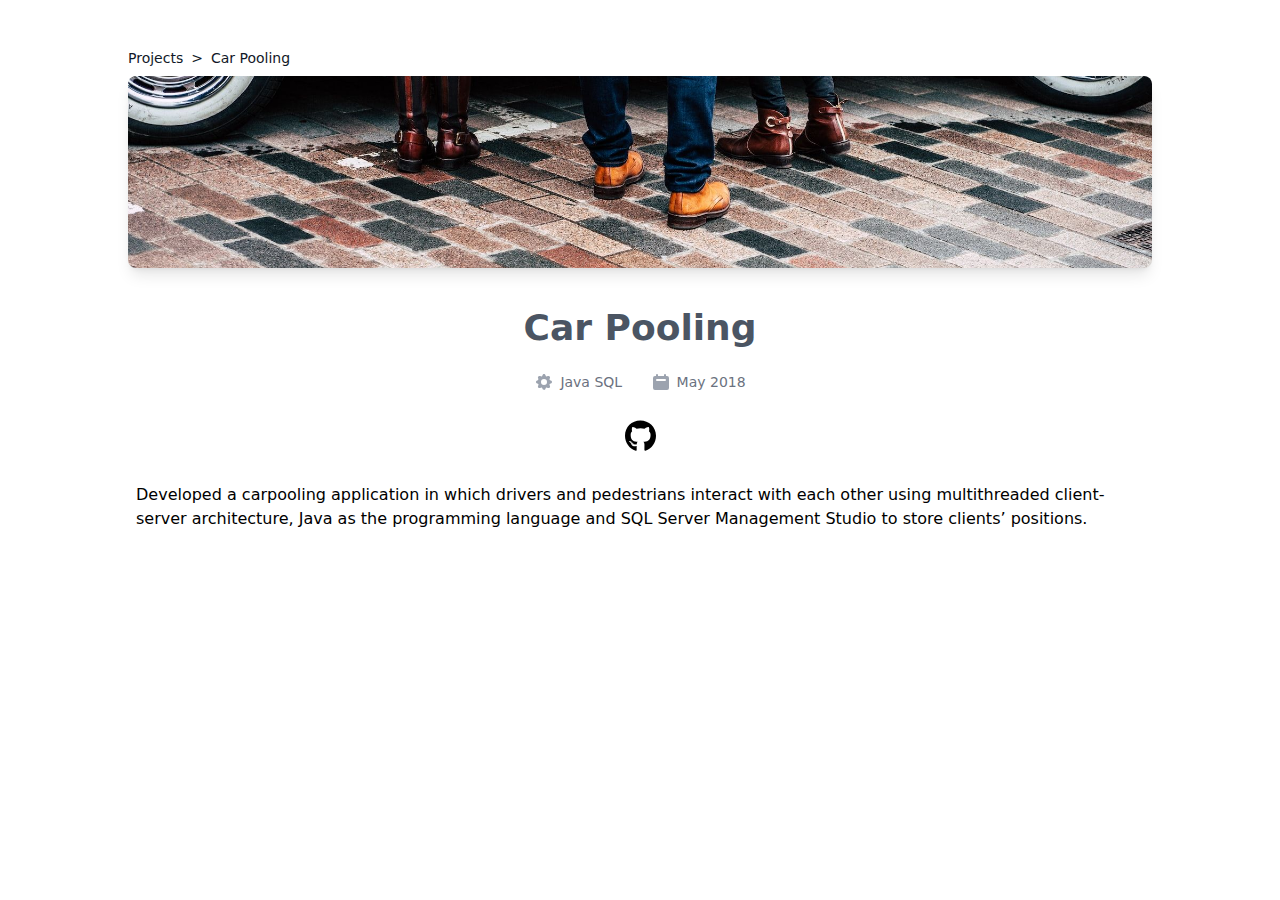
<file: projects/car-pooling.html>
<!DOCTYPE html><html><head><meta charSet="utf-8"/><meta name="viewport" content="width=device-width"/><title> Car Pooling </title><link rel="preload" as="image" imageSrcSet="/public/strapi/uploads/thumbnail_carpooling_745c549b62.jpg?imwidth=640 640w, /public/strapi/uploads/thumbnail_carpooling_745c549b62.jpg?imwidth=750 750w, /public/strapi/uploads/thumbnail_carpooling_745c549b62.jpg?imwidth=828 828w, /public/strapi/uploads/thumbnail_carpooling_745c549b62.jpg?imwidth=1080 1080w, /public/strapi/uploads/thumbnail_carpooling_745c549b62.jpg?imwidth=1200 1200w, /public/strapi/uploads/thumbnail_carpooling_745c549b62.jpg?imwidth=1920 1920w, /public/strapi/uploads/thumbnail_carpooling_745c549b62.jpg?imwidth=2048 2048w, /public/strapi/uploads/thumbnail_carpooling_745c549b62.jpg?imwidth=3840 3840w" imageSizes="100vw"/><meta name="next-head-count" content="4"/><link rel="preload" href="/_next/static/css/52f6d2063c70cc23.css" as="style"/><link rel="stylesheet" href="/_next/static/css/52f6d2063c70cc23.css" data-n-g=""/><link rel="preload" href="/_next/static/css/5aa0d22ca45e4a86.css" as="style"/><link rel="stylesheet" href="/_next/static/css/5aa0d22ca45e4a86.css" data-n-p=""/><noscript data-n-css=""></noscript><script defer="" nomodule="" src="/_next/static/chunks/polyfills-7a92f48940f6722f.js"></script><script src="/_next/static/chunks/webpack-69bfa6990bb9e155.js" defer=""></script><script src="/_next/static/chunks/framework-a87821de553db91d.js" defer=""></script><script src="/_next/static/chunks/main-003b8947469a0036.js" defer=""></script><script src="/_next/static/chunks/pages/_app-54772c170987db80.js" defer=""></script><script src="/_next/static/chunks/a9a7754c-1aecc8a0e46db84b.js" defer=""></script><script src="/_next/static/chunks/710-3a4456ea4b72ad5e.js" defer=""></script><script src="/_next/static/chunks/133-1c9686915d1a75ca.js" defer=""></script><script src="/_next/static/chunks/pages/projects/%5Bid%5D-5ef83ca93f512fc6.js" defer=""></script><script src="/_next/static/q-GNBDSeItDqxHibM1cPY/_buildManifest.js" defer=""></script><script src="/_next/static/q-GNBDSeItDqxHibM1cPY/_ssgManifest.js" defer=""></script></head><body><div id="__next"><div class="blog-container py-10 transition duration-500"><div class="relative max-w-5xl lg:mx-auto mx-2"><div class="breadcrumb text-sm text-gray-900 font-normal flex flex-row space-x-2 my-2"><a href="/projects">Projects</a><p>&gt;</p><a href="#">Car Pooling</a></div><div class="relative blog-header-image rounded-lg shadow-lg overflow-hidden h-48 object-cover"><span style="box-sizing:border-box;display:block;overflow:hidden;width:initial;height:initial;background:none;opacity:1;border:0;margin:0;padding:0;position:absolute;top:0;left:0;bottom:0;right:0"><img alt="items.title" sizes="100vw" srcSet="/public/strapi/uploads/thumbnail_carpooling_745c549b62.jpg?imwidth=640 640w, /public/strapi/uploads/thumbnail_carpooling_745c549b62.jpg?imwidth=750 750w, /public/strapi/uploads/thumbnail_carpooling_745c549b62.jpg?imwidth=828 828w, /public/strapi/uploads/thumbnail_carpooling_745c549b62.jpg?imwidth=1080 1080w, /public/strapi/uploads/thumbnail_carpooling_745c549b62.jpg?imwidth=1200 1200w, /public/strapi/uploads/thumbnail_carpooling_745c549b62.jpg?imwidth=1920 1920w, /public/strapi/uploads/thumbnail_carpooling_745c549b62.jpg?imwidth=2048 2048w, /public/strapi/uploads/thumbnail_carpooling_745c549b62.jpg?imwidth=3840 3840w" src="/public/strapi/uploads/thumbnail_carpooling_745c549b62.jpg?imwidth=3840" decoding="async" data-nimg="fill" class="rounded-t-md" style="position:absolute;top:0;left:0;bottom:0;right:0;box-sizing:border-box;padding:0;border:none;margin:auto;display:block;width:0;height:0;min-width:100%;max-width:100%;min-height:100%;max-height:100%;object-fit:cover"/></span></div></div><div class="max-w-5xl mx-auto"><h1 class="text-center font-bold text-gray-600 text-4xl mt-10 mb-4">Car Pooling</h1><div class="grid place-items-center mb-5"><div class="flex-1 min-w-0"><div class="mt-1 flex flex-col sm:flex-row sm:flex-wrap sm:mt-0 sm:space-x-6"><div class="mt-2 flex items-center text-sm text-gray-500"><svg xmlns="http://www.w3.org/2000/svg" viewBox="0 0 20 20" fill="currentColor" aria-hidden="true" class="flex-shrink-0 mr-1.5 h-5 w-5 text-gray-400"><path fill-rule="evenodd" d="M11.49 3.17c-.38-1.56-2.6-1.56-2.98 0a1.532 1.532 0 01-2.286.948c-1.372-.836-2.942.734-2.106 2.106.54.886.061 2.042-.947 2.287-1.561.379-1.561 2.6 0 2.978a1.532 1.532 0 01.947 2.287c-.836 1.372.734 2.942 2.106 2.106a1.532 1.532 0 012.287.947c.379 1.561 2.6 1.561 2.978 0a1.533 1.533 0 012.287-.947c1.372.836 2.942-.734 2.106-2.106a1.533 1.533 0 01.947-2.287c1.561-.379 1.561-2.6 0-2.978a1.532 1.532 0 01-.947-2.287c.836-1.372-.734-2.942-2.106-2.106a1.532 1.532 0 01-2.287-.947zM10 13a3 3 0 100-6 3 3 0 000 6z" clip-rule="evenodd"></path></svg><span class="hover:text-cyan-500">Java<!-- --> <!-- --></span><span class="hover:text-cyan-500">SQL<!-- --> <!-- --></span></div><div class="mt-2 flex items-center text-sm text-gray-500"><svg xmlns="http://www.w3.org/2000/svg" viewBox="0 0 20 20" fill="currentColor" aria-hidden="true" class="flex-shrink-0 mr-1.5 h-5 w-5 text-gray-400"><path fill-rule="evenodd" d="M6 2a1 1 0 00-1 1v1H4a2 2 0 00-2 2v10a2 2 0 002 2h12a2 2 0 002-2V6a2 2 0 00-2-2h-1V3a1 1 0 10-2 0v1H7V3a1 1 0 00-1-1zm0 5a1 1 0 000 2h8a1 1 0 100-2H6z" clip-rule="evenodd"></path></svg>May 2018<!-- --></div></div></div></div><div class="grid place-items-center mb-7"><div class="mt-2 flex items-center"><a href="https://github.com/AbdallahAccaoui/CarPooling" target="_blank" rel="noopener noreferrer"><svg aria-hidden="true" focusable="false" data-prefix="fab" data-icon="github" class="svg-inline--fa fa-github fa-2x " role="img" xmlns="http://www.w3.org/2000/svg" viewBox="0 0 496 512"><path fill="currentColor" d="M165.9 397.4c0 2-2.3 3.6-5.2 3.6-3.3 .3-5.6-1.3-5.6-3.6 0-2 2.3-3.6 5.2-3.6 3-.3 5.6 1.3 5.6 3.6zm-31.1-4.5c-.7 2 1.3 4.3 4.3 4.9 2.6 1 5.6 0 6.2-2s-1.3-4.3-4.3-5.2c-2.6-.7-5.5 .3-6.2 2.3zm44.2-1.7c-2.9 .7-4.9 2.6-4.6 4.9 .3 2 2.9 3.3 5.9 2.6 2.9-.7 4.9-2.6 4.6-4.6-.3-1.9-3-3.2-5.9-2.9zM244.8 8C106.1 8 0 113.3 0 252c0 110.9 69.8 205.8 169.5 239.2 12.8 2.3 17.3-5.6 17.3-12.1 0-6.2-.3-40.4-.3-61.4 0 0-70 15-84.7-29.8 0 0-11.4-29.1-27.8-36.6 0 0-22.9-15.7 1.6-15.4 0 0 24.9 2 38.6 25.8 21.9 38.6 58.6 27.5 72.9 20.9 2.3-16 8.8-27.1 16-33.7-55.9-6.2-112.3-14.3-112.3-110.5 0-27.5 7.6-41.3 23.6-58.9-2.6-6.5-11.1-33.3 2.6-67.9 20.9-6.5 69 27 69 27 20-5.6 41.5-8.5 62.8-8.5s42.8 2.9 62.8 8.5c0 0 48.1-33.6 69-27 13.7 34.7 5.2 61.4 2.6 67.9 16 17.7 25.8 31.5 25.8 58.9 0 96.5-58.9 104.2-114.8 110.5 9.2 7.9 17 22.9 17 46.4 0 33.7-.3 75.4-.3 83.6 0 6.5 4.6 14.4 17.3 12.1C428.2 457.8 496 362.9 496 252 496 113.3 383.5 8 244.8 8zM97.2 352.9c-1.3 1-1 3.3 .7 5.2 1.6 1.6 3.9 2.3 5.2 1 1.3-1 1-3.3-.7-5.2-1.6-1.6-3.9-2.3-5.2-1zm-10.8-8.1c-.7 1.3 .3 2.9 2.3 3.9 1.6 1 3.6 .7 4.3-.7 .7-1.3-.3-2.9-2.3-3.9-2-.6-3.6-.3-4.3 .7zm32.4 35.6c-1.6 1.3-1 4.3 1.3 6.2 2.3 2.3 5.2 2.6 6.5 1 1.3-1.3 .7-4.3-1.3-6.2-2.2-2.3-5.2-2.6-6.5-1zm-11.4-14.7c-1.6 1-1.6 3.6 0 5.9 1.6 2.3 4.3 3.3 5.6 2.3 1.6-1.3 1.6-3.9 0-6.2-1.4-2.3-4-3.3-5.6-2z"></path></svg></a></div></div><div class="whitespace-pre-line mx-2"><p>Developed a carpooling application in which drivers and pedestrians interact with each other using multithreaded client-server architecture, Java as the programming language and SQL Server Management Studio to store clients’ positions.</p>
</div></div></div></div><script id="__NEXT_DATA__" type="application/json">{"props":{"pageProps":{"projectData":{"keyProjectName":"car-pooling","id":2,"attributes":{"projectName":"Car Pooling","publishedDate":"2018-05-08","description":"Developed a carpooling application in which drivers and pedestrians interact with each other using multithreaded client-server architecture, Java as the programming language and SQL Server Management Studio to store clients’ positions.","createdAt":"2022-08-25T12:22:20.250Z","updatedAt":"2022-08-25T12:22:54.715Z","publishedAt":"2022-08-25T12:22:21.707Z","githubLink":"https://github.com/AbdallahAccaoui/CarPooling","photos":{"data":[{"id":8,"attributes":{"name":"thumbnail-carpooling.jpg","alternativeText":"thumbnail-carpooling.jpg","caption":"thumbnail-carpooling.jpg","width":1920,"height":1186,"formats":{"thumbnail":{"name":"thumbnail_thumbnail-carpooling.jpg","hash":"thumbnail_thumbnail_carpooling_745c549b62","ext":".jpg","mime":"image/jpeg","path":null,"width":245,"height":151,"size":12.31,"url":"/uploads/thumbnail_thumbnail_carpooling_745c549b62.jpg"},"large":{"name":"large_thumbnail-carpooling.jpg","hash":"large_thumbnail_carpooling_745c549b62","ext":".jpg","mime":"image/jpeg","path":null,"width":1000,"height":618,"size":165.97,"url":"/uploads/large_thumbnail_carpooling_745c549b62.jpg"},"medium":{"name":"medium_thumbnail-carpooling.jpg","hash":"medium_thumbnail_carpooling_745c549b62","ext":".jpg","mime":"image/jpeg","path":null,"width":750,"height":463,"size":95.87,"url":"/uploads/medium_thumbnail_carpooling_745c549b62.jpg"},"small":{"name":"small_thumbnail-carpooling.jpg","hash":"small_thumbnail_carpooling_745c549b62","ext":".jpg","mime":"image/jpeg","path":null,"width":500,"height":309,"size":45.02,"url":"/uploads/small_thumbnail_carpooling_745c549b62.jpg"}},"hash":"thumbnail_carpooling_745c549b62","ext":".jpg","mime":"image/jpeg","size":561.46,"url":"/uploads/thumbnail_carpooling_745c549b62.jpg","previewUrl":null,"provider":"local","provider_metadata":null,"createdAt":"2022-08-25T12:21:43.924Z","updatedAt":"2022-08-25T12:21:43.924Z"}}]},"projectTagLnk":{"data":[{"id":1,"attributes":{"tagName":"Java","createdAt":"2022-07-18T20:10:26.761Z","updatedAt":"2022-07-18T20:22:04.165Z","publishedAt":"2022-07-18T20:10:29.101Z","knowledgeLevel":"Intermediate","skillGrowth":"Decline"}},{"id":7,"attributes":{"tagName":"SQL","createdAt":"2022-07-18T20:27:32.011Z","updatedAt":"2022-07-18T20:27:34.152Z","publishedAt":"2022-07-18T20:27:34.149Z","knowledgeLevel":"Intermediate","skillGrowth":"Stagnant"}}]}}}},"__N_SSG":true},"page":"/projects/[id]","query":{"id":"car-pooling"},"buildId":"q-GNBDSeItDqxHibM1cPY","isFallback":false,"gsp":true,"scriptLoader":[]}</script></body></html>
</file>
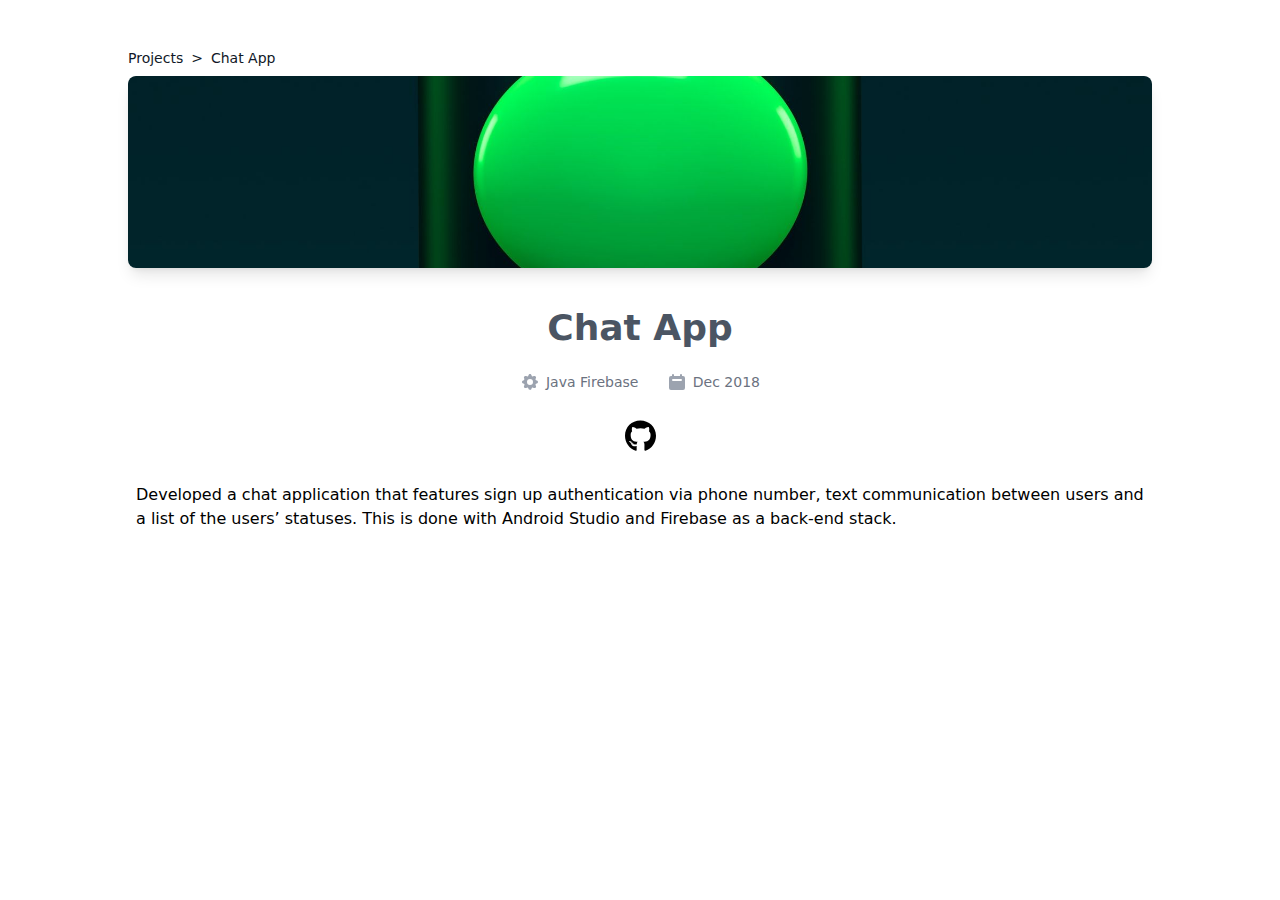
<file: projects/chat-app.html>
<!DOCTYPE html><html><head><meta charSet="utf-8"/><meta name="viewport" content="width=device-width"/><title> Chat App </title><link rel="preload" as="image" imageSrcSet="/public/strapi/uploads/thumbnail_chatapp_f36e2679bc.jpg?imwidth=640 640w, /public/strapi/uploads/thumbnail_chatapp_f36e2679bc.jpg?imwidth=750 750w, /public/strapi/uploads/thumbnail_chatapp_f36e2679bc.jpg?imwidth=828 828w, /public/strapi/uploads/thumbnail_chatapp_f36e2679bc.jpg?imwidth=1080 1080w, /public/strapi/uploads/thumbnail_chatapp_f36e2679bc.jpg?imwidth=1200 1200w, /public/strapi/uploads/thumbnail_chatapp_f36e2679bc.jpg?imwidth=1920 1920w, /public/strapi/uploads/thumbnail_chatapp_f36e2679bc.jpg?imwidth=2048 2048w, /public/strapi/uploads/thumbnail_chatapp_f36e2679bc.jpg?imwidth=3840 3840w" imageSizes="100vw"/><meta name="next-head-count" content="4"/><link rel="preload" href="/_next/static/css/52f6d2063c70cc23.css" as="style"/><link rel="stylesheet" href="/_next/static/css/52f6d2063c70cc23.css" data-n-g=""/><link rel="preload" href="/_next/static/css/5aa0d22ca45e4a86.css" as="style"/><link rel="stylesheet" href="/_next/static/css/5aa0d22ca45e4a86.css" data-n-p=""/><noscript data-n-css=""></noscript><script defer="" nomodule="" src="/_next/static/chunks/polyfills-7a92f48940f6722f.js"></script><script src="/_next/static/chunks/webpack-69bfa6990bb9e155.js" defer=""></script><script src="/_next/static/chunks/framework-a87821de553db91d.js" defer=""></script><script src="/_next/static/chunks/main-003b8947469a0036.js" defer=""></script><script src="/_next/static/chunks/pages/_app-54772c170987db80.js" defer=""></script><script src="/_next/static/chunks/a9a7754c-1aecc8a0e46db84b.js" defer=""></script><script src="/_next/static/chunks/710-3a4456ea4b72ad5e.js" defer=""></script><script src="/_next/static/chunks/133-1c9686915d1a75ca.js" defer=""></script><script src="/_next/static/chunks/pages/projects/%5Bid%5D-5ef83ca93f512fc6.js" defer=""></script><script src="/_next/static/q-GNBDSeItDqxHibM1cPY/_buildManifest.js" defer=""></script><script src="/_next/static/q-GNBDSeItDqxHibM1cPY/_ssgManifest.js" defer=""></script></head><body><div id="__next"><div class="blog-container py-10 transition duration-500"><div class="relative max-w-5xl lg:mx-auto mx-2"><div class="breadcrumb text-sm text-gray-900 font-normal flex flex-row space-x-2 my-2"><a href="/projects">Projects</a><p>&gt;</p><a href="#">Chat App</a></div><div class="relative blog-header-image rounded-lg shadow-lg overflow-hidden h-48 object-cover"><span style="box-sizing:border-box;display:block;overflow:hidden;width:initial;height:initial;background:none;opacity:1;border:0;margin:0;padding:0;position:absolute;top:0;left:0;bottom:0;right:0"><img alt="items.title" sizes="100vw" srcSet="/public/strapi/uploads/thumbnail_chatapp_f36e2679bc.jpg?imwidth=640 640w, /public/strapi/uploads/thumbnail_chatapp_f36e2679bc.jpg?imwidth=750 750w, /public/strapi/uploads/thumbnail_chatapp_f36e2679bc.jpg?imwidth=828 828w, /public/strapi/uploads/thumbnail_chatapp_f36e2679bc.jpg?imwidth=1080 1080w, /public/strapi/uploads/thumbnail_chatapp_f36e2679bc.jpg?imwidth=1200 1200w, /public/strapi/uploads/thumbnail_chatapp_f36e2679bc.jpg?imwidth=1920 1920w, /public/strapi/uploads/thumbnail_chatapp_f36e2679bc.jpg?imwidth=2048 2048w, /public/strapi/uploads/thumbnail_chatapp_f36e2679bc.jpg?imwidth=3840 3840w" src="/public/strapi/uploads/thumbnail_chatapp_f36e2679bc.jpg?imwidth=3840" decoding="async" data-nimg="fill" class="rounded-t-md" style="position:absolute;top:0;left:0;bottom:0;right:0;box-sizing:border-box;padding:0;border:none;margin:auto;display:block;width:0;height:0;min-width:100%;max-width:100%;min-height:100%;max-height:100%;object-fit:cover"/></span></div></div><div class="max-w-5xl mx-auto"><h1 class="text-center font-bold text-gray-600 text-4xl mt-10 mb-4">Chat App</h1><div class="grid place-items-center mb-5"><div class="flex-1 min-w-0"><div class="mt-1 flex flex-col sm:flex-row sm:flex-wrap sm:mt-0 sm:space-x-6"><div class="mt-2 flex items-center text-sm text-gray-500"><svg xmlns="http://www.w3.org/2000/svg" viewBox="0 0 20 20" fill="currentColor" aria-hidden="true" class="flex-shrink-0 mr-1.5 h-5 w-5 text-gray-400"><path fill-rule="evenodd" d="M11.49 3.17c-.38-1.56-2.6-1.56-2.98 0a1.532 1.532 0 01-2.286.948c-1.372-.836-2.942.734-2.106 2.106.54.886.061 2.042-.947 2.287-1.561.379-1.561 2.6 0 2.978a1.532 1.532 0 01.947 2.287c-.836 1.372.734 2.942 2.106 2.106a1.532 1.532 0 012.287.947c.379 1.561 2.6 1.561 2.978 0a1.533 1.533 0 012.287-.947c1.372.836 2.942-.734 2.106-2.106a1.533 1.533 0 01.947-2.287c1.561-.379 1.561-2.6 0-2.978a1.532 1.532 0 01-.947-2.287c.836-1.372-.734-2.942-2.106-2.106a1.532 1.532 0 01-2.287-.947zM10 13a3 3 0 100-6 3 3 0 000 6z" clip-rule="evenodd"></path></svg><span class="hover:text-cyan-500">Java<!-- --> <!-- --></span><span class="hover:text-cyan-500">Firebase<!-- --> <!-- --></span></div><div class="mt-2 flex items-center text-sm text-gray-500"><svg xmlns="http://www.w3.org/2000/svg" viewBox="0 0 20 20" fill="currentColor" aria-hidden="true" class="flex-shrink-0 mr-1.5 h-5 w-5 text-gray-400"><path fill-rule="evenodd" d="M6 2a1 1 0 00-1 1v1H4a2 2 0 00-2 2v10a2 2 0 002 2h12a2 2 0 002-2V6a2 2 0 00-2-2h-1V3a1 1 0 10-2 0v1H7V3a1 1 0 00-1-1zm0 5a1 1 0 000 2h8a1 1 0 100-2H6z" clip-rule="evenodd"></path></svg>Dec 2018<!-- --></div></div></div></div><div class="grid place-items-center mb-7"><div class="mt-2 flex items-center"><a href="https://github.com/AbdallahAccaoui/ChatApp" target="_blank" rel="noopener noreferrer"><svg aria-hidden="true" focusable="false" data-prefix="fab" data-icon="github" class="svg-inline--fa fa-github fa-2x " role="img" xmlns="http://www.w3.org/2000/svg" viewBox="0 0 496 512"><path fill="currentColor" d="M165.9 397.4c0 2-2.3 3.6-5.2 3.6-3.3 .3-5.6-1.3-5.6-3.6 0-2 2.3-3.6 5.2-3.6 3-.3 5.6 1.3 5.6 3.6zm-31.1-4.5c-.7 2 1.3 4.3 4.3 4.9 2.6 1 5.6 0 6.2-2s-1.3-4.3-4.3-5.2c-2.6-.7-5.5 .3-6.2 2.3zm44.2-1.7c-2.9 .7-4.9 2.6-4.6 4.9 .3 2 2.9 3.3 5.9 2.6 2.9-.7 4.9-2.6 4.6-4.6-.3-1.9-3-3.2-5.9-2.9zM244.8 8C106.1 8 0 113.3 0 252c0 110.9 69.8 205.8 169.5 239.2 12.8 2.3 17.3-5.6 17.3-12.1 0-6.2-.3-40.4-.3-61.4 0 0-70 15-84.7-29.8 0 0-11.4-29.1-27.8-36.6 0 0-22.9-15.7 1.6-15.4 0 0 24.9 2 38.6 25.8 21.9 38.6 58.6 27.5 72.9 20.9 2.3-16 8.8-27.1 16-33.7-55.9-6.2-112.3-14.3-112.3-110.5 0-27.5 7.6-41.3 23.6-58.9-2.6-6.5-11.1-33.3 2.6-67.9 20.9-6.5 69 27 69 27 20-5.6 41.5-8.5 62.8-8.5s42.8 2.9 62.8 8.5c0 0 48.1-33.6 69-27 13.7 34.7 5.2 61.4 2.6 67.9 16 17.7 25.8 31.5 25.8 58.9 0 96.5-58.9 104.2-114.8 110.5 9.2 7.9 17 22.9 17 46.4 0 33.7-.3 75.4-.3 83.6 0 6.5 4.6 14.4 17.3 12.1C428.2 457.8 496 362.9 496 252 496 113.3 383.5 8 244.8 8zM97.2 352.9c-1.3 1-1 3.3 .7 5.2 1.6 1.6 3.9 2.3 5.2 1 1.3-1 1-3.3-.7-5.2-1.6-1.6-3.9-2.3-5.2-1zm-10.8-8.1c-.7 1.3 .3 2.9 2.3 3.9 1.6 1 3.6 .7 4.3-.7 .7-1.3-.3-2.9-2.3-3.9-2-.6-3.6-.3-4.3 .7zm32.4 35.6c-1.6 1.3-1 4.3 1.3 6.2 2.3 2.3 5.2 2.6 6.5 1 1.3-1.3 .7-4.3-1.3-6.2-2.2-2.3-5.2-2.6-6.5-1zm-11.4-14.7c-1.6 1-1.6 3.6 0 5.9 1.6 2.3 4.3 3.3 5.6 2.3 1.6-1.3 1.6-3.9 0-6.2-1.4-2.3-4-3.3-5.6-2z"></path></svg></a></div></div><div class="whitespace-pre-line mx-2"><p>Developed a chat application that features sign up authentication via phone number, text communication between users and a list of the users’ statuses. This is done with Android Studio and Firebase as a back-end stack.</p>
</div></div></div></div><script id="__NEXT_DATA__" type="application/json">{"props":{"pageProps":{"projectData":{"keyProjectName":"chat-app","id":3,"attributes":{"projectName":"Chat App","publishedDate":"2018-12-08","description":"Developed a chat application that features sign up authentication via phone number, text communication between users and a list of the users’ statuses. This is done with Android Studio and Firebase as a back-end stack.","createdAt":"2022-08-25T12:35:58.501Z","updatedAt":"2022-08-25T12:36:08.074Z","publishedAt":"2022-08-25T12:35:59.708Z","githubLink":"https://github.com/AbdallahAccaoui/ChatApp","photos":{"data":[{"id":9,"attributes":{"name":"thumbnail-chatapp.jpg","alternativeText":"thumbnail-chatapp.jpg","caption":"thumbnail-chatapp.jpg","width":1920,"height":1440,"formats":{"thumbnail":{"name":"thumbnail_thumbnail-chatapp.jpg","hash":"thumbnail_thumbnail_chatapp_f36e2679bc","ext":".jpg","mime":"image/jpeg","path":null,"width":208,"height":156,"size":2.46,"url":"/uploads/thumbnail_thumbnail_chatapp_f36e2679bc.jpg"},"large":{"name":"large_thumbnail-chatapp.jpg","hash":"large_thumbnail_chatapp_f36e2679bc","ext":".jpg","mime":"image/jpeg","path":null,"width":1000,"height":750,"size":19.03,"url":"/uploads/large_thumbnail_chatapp_f36e2679bc.jpg"},"medium":{"name":"medium_thumbnail-chatapp.jpg","hash":"medium_thumbnail_chatapp_f36e2679bc","ext":".jpg","mime":"image/jpeg","path":null,"width":750,"height":563,"size":12.74,"url":"/uploads/medium_thumbnail_chatapp_f36e2679bc.jpg"},"small":{"name":"small_thumbnail-chatapp.jpg","hash":"small_thumbnail_chatapp_f36e2679bc","ext":".jpg","mime":"image/jpeg","path":null,"width":500,"height":375,"size":7.34,"url":"/uploads/small_thumbnail_chatapp_f36e2679bc.jpg"}},"hash":"thumbnail_chatapp_f36e2679bc","ext":".jpg","mime":"image/jpeg","size":48.02,"url":"/uploads/thumbnail_chatapp_f36e2679bc.jpg","previewUrl":null,"provider":"local","provider_metadata":null,"createdAt":"2022-08-25T12:35:43.340Z","updatedAt":"2022-08-25T12:35:43.340Z"}}]},"projectTagLnk":{"data":[{"id":1,"attributes":{"tagName":"Java","createdAt":"2022-07-18T20:10:26.761Z","updatedAt":"2022-07-18T20:22:04.165Z","publishedAt":"2022-07-18T20:10:29.101Z","knowledgeLevel":"Intermediate","skillGrowth":"Decline"}},{"id":12,"attributes":{"tagName":"Firebase","createdAt":"2022-08-25T12:36:35.104Z","updatedAt":"2022-08-25T12:36:36.126Z","publishedAt":"2022-08-25T12:36:36.122Z","knowledgeLevel":"Basic","skillGrowth":"Decline"}}]}}}},"__N_SSG":true},"page":"/projects/[id]","query":{"id":"chat-app"},"buildId":"q-GNBDSeItDqxHibM1cPY","isFallback":false,"gsp":true,"scriptLoader":[]}</script></body></html>
</file>
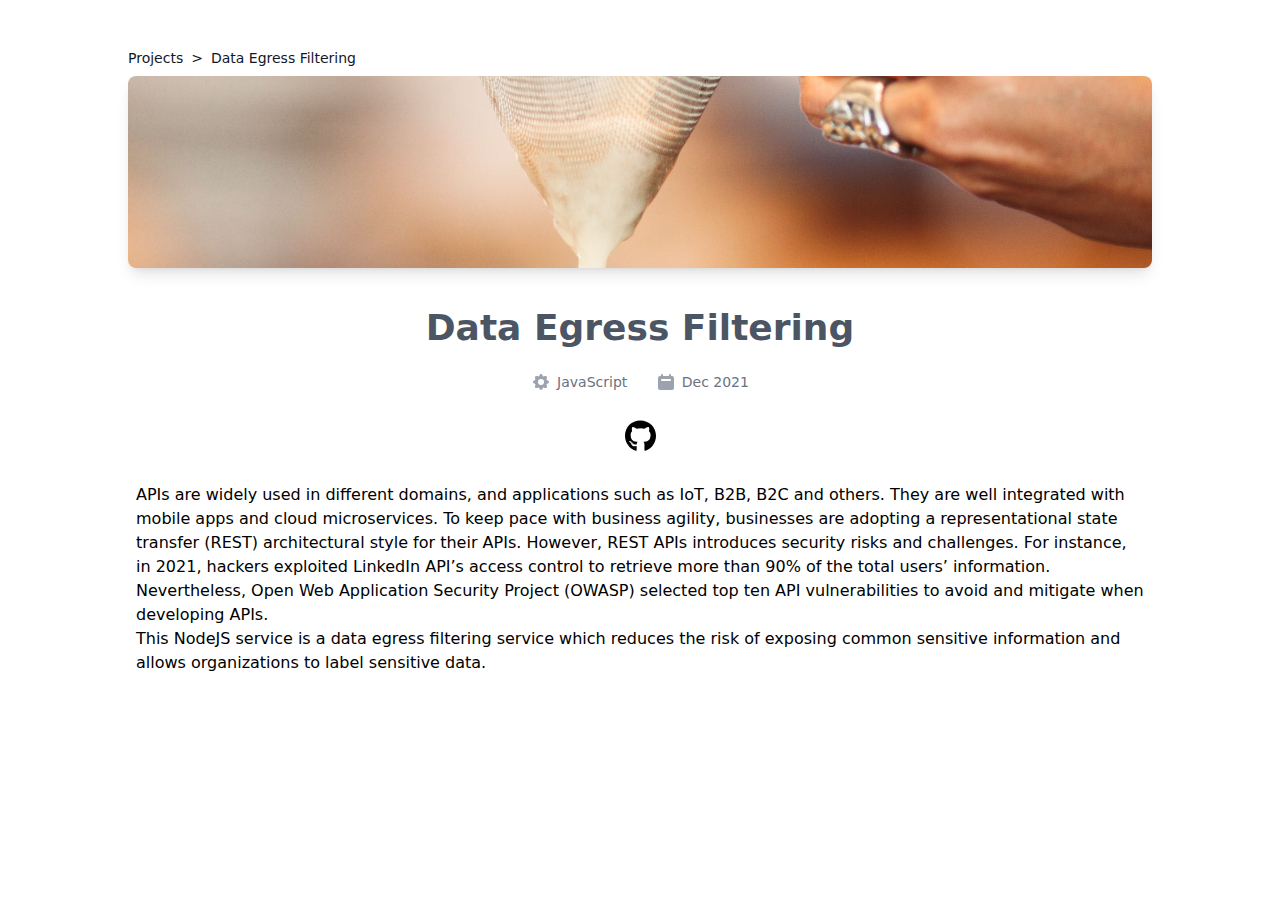
<file: projects/data-egress filtering.html>
<!DOCTYPE html><html><head><meta charSet="utf-8"/><meta name="viewport" content="width=device-width"/><title> Data Egress Filtering </title><link rel="preload" as="image" imageSrcSet="/public/strapi/uploads/thumbnail_dataegressfiltering_ab9e2870e9.jpg?imwidth=640 640w, /public/strapi/uploads/thumbnail_dataegressfiltering_ab9e2870e9.jpg?imwidth=750 750w, /public/strapi/uploads/thumbnail_dataegressfiltering_ab9e2870e9.jpg?imwidth=828 828w, /public/strapi/uploads/thumbnail_dataegressfiltering_ab9e2870e9.jpg?imwidth=1080 1080w, /public/strapi/uploads/thumbnail_dataegressfiltering_ab9e2870e9.jpg?imwidth=1200 1200w, /public/strapi/uploads/thumbnail_dataegressfiltering_ab9e2870e9.jpg?imwidth=1920 1920w, /public/strapi/uploads/thumbnail_dataegressfiltering_ab9e2870e9.jpg?imwidth=2048 2048w, /public/strapi/uploads/thumbnail_dataegressfiltering_ab9e2870e9.jpg?imwidth=3840 3840w" imageSizes="100vw"/><meta name="next-head-count" content="4"/><link rel="preload" href="/_next/static/css/52f6d2063c70cc23.css" as="style"/><link rel="stylesheet" href="/_next/static/css/52f6d2063c70cc23.css" data-n-g=""/><link rel="preload" href="/_next/static/css/5aa0d22ca45e4a86.css" as="style"/><link rel="stylesheet" href="/_next/static/css/5aa0d22ca45e4a86.css" data-n-p=""/><noscript data-n-css=""></noscript><script defer="" nomodule="" src="/_next/static/chunks/polyfills-7a92f48940f6722f.js"></script><script src="/_next/static/chunks/webpack-69bfa6990bb9e155.js" defer=""></script><script src="/_next/static/chunks/framework-a87821de553db91d.js" defer=""></script><script src="/_next/static/chunks/main-003b8947469a0036.js" defer=""></script><script src="/_next/static/chunks/pages/_app-54772c170987db80.js" defer=""></script><script src="/_next/static/chunks/a9a7754c-1aecc8a0e46db84b.js" defer=""></script><script src="/_next/static/chunks/710-3a4456ea4b72ad5e.js" defer=""></script><script src="/_next/static/chunks/133-1c9686915d1a75ca.js" defer=""></script><script src="/_next/static/chunks/pages/projects/%5Bid%5D-5ef83ca93f512fc6.js" defer=""></script><script src="/_next/static/q-GNBDSeItDqxHibM1cPY/_buildManifest.js" defer=""></script><script src="/_next/static/q-GNBDSeItDqxHibM1cPY/_ssgManifest.js" defer=""></script></head><body><div id="__next"><div class="blog-container py-10 transition duration-500"><div class="relative max-w-5xl lg:mx-auto mx-2"><div class="breadcrumb text-sm text-gray-900 font-normal flex flex-row space-x-2 my-2"><a href="/projects">Projects</a><p>&gt;</p><a href="#">Data Egress Filtering</a></div><div class="relative blog-header-image rounded-lg shadow-lg overflow-hidden h-48 object-cover"><span style="box-sizing:border-box;display:block;overflow:hidden;width:initial;height:initial;background:none;opacity:1;border:0;margin:0;padding:0;position:absolute;top:0;left:0;bottom:0;right:0"><img alt="items.title" sizes="100vw" srcSet="/public/strapi/uploads/thumbnail_dataegressfiltering_ab9e2870e9.jpg?imwidth=640 640w, /public/strapi/uploads/thumbnail_dataegressfiltering_ab9e2870e9.jpg?imwidth=750 750w, /public/strapi/uploads/thumbnail_dataegressfiltering_ab9e2870e9.jpg?imwidth=828 828w, /public/strapi/uploads/thumbnail_dataegressfiltering_ab9e2870e9.jpg?imwidth=1080 1080w, /public/strapi/uploads/thumbnail_dataegressfiltering_ab9e2870e9.jpg?imwidth=1200 1200w, /public/strapi/uploads/thumbnail_dataegressfiltering_ab9e2870e9.jpg?imwidth=1920 1920w, /public/strapi/uploads/thumbnail_dataegressfiltering_ab9e2870e9.jpg?imwidth=2048 2048w, /public/strapi/uploads/thumbnail_dataegressfiltering_ab9e2870e9.jpg?imwidth=3840 3840w" src="/public/strapi/uploads/thumbnail_dataegressfiltering_ab9e2870e9.jpg?imwidth=3840" decoding="async" data-nimg="fill" class="rounded-t-md" style="position:absolute;top:0;left:0;bottom:0;right:0;box-sizing:border-box;padding:0;border:none;margin:auto;display:block;width:0;height:0;min-width:100%;max-width:100%;min-height:100%;max-height:100%;object-fit:cover"/></span></div></div><div class="max-w-5xl mx-auto"><h1 class="text-center font-bold text-gray-600 text-4xl mt-10 mb-4">Data Egress Filtering</h1><div class="grid place-items-center mb-5"><div class="flex-1 min-w-0"><div class="mt-1 flex flex-col sm:flex-row sm:flex-wrap sm:mt-0 sm:space-x-6"><div class="mt-2 flex items-center text-sm text-gray-500"><svg xmlns="http://www.w3.org/2000/svg" viewBox="0 0 20 20" fill="currentColor" aria-hidden="true" class="flex-shrink-0 mr-1.5 h-5 w-5 text-gray-400"><path fill-rule="evenodd" d="M11.49 3.17c-.38-1.56-2.6-1.56-2.98 0a1.532 1.532 0 01-2.286.948c-1.372-.836-2.942.734-2.106 2.106.54.886.061 2.042-.947 2.287-1.561.379-1.561 2.6 0 2.978a1.532 1.532 0 01.947 2.287c-.836 1.372.734 2.942 2.106 2.106a1.532 1.532 0 012.287.947c.379 1.561 2.6 1.561 2.978 0a1.533 1.533 0 012.287-.947c1.372.836 2.942-.734 2.106-2.106a1.533 1.533 0 01.947-2.287c1.561-.379 1.561-2.6 0-2.978a1.532 1.532 0 01-.947-2.287c.836-1.372-.734-2.942-2.106-2.106a1.532 1.532 0 01-2.287-.947zM10 13a3 3 0 100-6 3 3 0 000 6z" clip-rule="evenodd"></path></svg><span class="hover:text-cyan-500">JavaScript<!-- --> <!-- --></span></div><div class="mt-2 flex items-center text-sm text-gray-500"><svg xmlns="http://www.w3.org/2000/svg" viewBox="0 0 20 20" fill="currentColor" aria-hidden="true" class="flex-shrink-0 mr-1.5 h-5 w-5 text-gray-400"><path fill-rule="evenodd" d="M6 2a1 1 0 00-1 1v1H4a2 2 0 00-2 2v10a2 2 0 002 2h12a2 2 0 002-2V6a2 2 0 00-2-2h-1V3a1 1 0 10-2 0v1H7V3a1 1 0 00-1-1zm0 5a1 1 0 000 2h8a1 1 0 100-2H6z" clip-rule="evenodd"></path></svg>Dec 2021<!-- --></div></div></div></div><div class="grid place-items-center mb-7"><div class="mt-2 flex items-center"><a href="https://github.com/AbdallahAccaoui/DataEgressFiltering" target="_blank" rel="noopener noreferrer"><svg aria-hidden="true" focusable="false" data-prefix="fab" data-icon="github" class="svg-inline--fa fa-github fa-2x " role="img" xmlns="http://www.w3.org/2000/svg" viewBox="0 0 496 512"><path fill="currentColor" d="M165.9 397.4c0 2-2.3 3.6-5.2 3.6-3.3 .3-5.6-1.3-5.6-3.6 0-2 2.3-3.6 5.2-3.6 3-.3 5.6 1.3 5.6 3.6zm-31.1-4.5c-.7 2 1.3 4.3 4.3 4.9 2.6 1 5.6 0 6.2-2s-1.3-4.3-4.3-5.2c-2.6-.7-5.5 .3-6.2 2.3zm44.2-1.7c-2.9 .7-4.9 2.6-4.6 4.9 .3 2 2.9 3.3 5.9 2.6 2.9-.7 4.9-2.6 4.6-4.6-.3-1.9-3-3.2-5.9-2.9zM244.8 8C106.1 8 0 113.3 0 252c0 110.9 69.8 205.8 169.5 239.2 12.8 2.3 17.3-5.6 17.3-12.1 0-6.2-.3-40.4-.3-61.4 0 0-70 15-84.7-29.8 0 0-11.4-29.1-27.8-36.6 0 0-22.9-15.7 1.6-15.4 0 0 24.9 2 38.6 25.8 21.9 38.6 58.6 27.5 72.9 20.9 2.3-16 8.8-27.1 16-33.7-55.9-6.2-112.3-14.3-112.3-110.5 0-27.5 7.6-41.3 23.6-58.9-2.6-6.5-11.1-33.3 2.6-67.9 20.9-6.5 69 27 69 27 20-5.6 41.5-8.5 62.8-8.5s42.8 2.9 62.8 8.5c0 0 48.1-33.6 69-27 13.7 34.7 5.2 61.4 2.6 67.9 16 17.7 25.8 31.5 25.8 58.9 0 96.5-58.9 104.2-114.8 110.5 9.2 7.9 17 22.9 17 46.4 0 33.7-.3 75.4-.3 83.6 0 6.5 4.6 14.4 17.3 12.1C428.2 457.8 496 362.9 496 252 496 113.3 383.5 8 244.8 8zM97.2 352.9c-1.3 1-1 3.3 .7 5.2 1.6 1.6 3.9 2.3 5.2 1 1.3-1 1-3.3-.7-5.2-1.6-1.6-3.9-2.3-5.2-1zm-10.8-8.1c-.7 1.3 .3 2.9 2.3 3.9 1.6 1 3.6 .7 4.3-.7 .7-1.3-.3-2.9-2.3-3.9-2-.6-3.6-.3-4.3 .7zm32.4 35.6c-1.6 1.3-1 4.3 1.3 6.2 2.3 2.3 5.2 2.6 6.5 1 1.3-1.3 .7-4.3-1.3-6.2-2.2-2.3-5.2-2.6-6.5-1zm-11.4-14.7c-1.6 1-1.6 3.6 0 5.9 1.6 2.3 4.3 3.3 5.6 2.3 1.6-1.3 1.6-3.9 0-6.2-1.4-2.3-4-3.3-5.6-2z"></path></svg></a></div></div><div class="whitespace-pre-line mx-2"><p>APIs are widely used in different domains, and applications such as IoT, B2B, B2C and others. They are well integrated with mobile apps and cloud microservices. To keep pace with business agility, businesses are adopting a representational state transfer (REST) architectural style for their APIs. However, REST APIs introduces security risks and challenges. For instance, in 2021, hackers exploited LinkedIn API’s access control to retrieve more than 90% of the total users’ information. Nevertheless, Open Web Application Security Project (OWASP) selected top ten API vulnerabilities to avoid and mitigate when developing APIs.
This NodeJS service is a data egress filtering service which reduces the risk of exposing common sensitive information and allows organizations to label sensitive data. </p>
</div></div></div></div><script id="__NEXT_DATA__" type="application/json">{"props":{"pageProps":{"projectData":{"keyProjectName":"data-egress filtering","id":7,"attributes":{"projectName":"Data Egress Filtering","publishedDate":"2021-12-01","description":"APIs are widely used in different domains, and applications such as IoT, B2B, B2C and others. They are well integrated with mobile apps and cloud microservices. To keep pace with business agility, businesses are adopting a representational state transfer (REST) architectural style for their APIs. However, REST APIs introduces security risks and challenges. For instance, in 2021, hackers exploited LinkedIn API’s access control to retrieve more than 90% of the total users’ information. Nevertheless, Open Web Application Security Project (OWASP) selected top ten API vulnerabilities to avoid and mitigate when developing APIs.\nThis NodeJS service is a data egress filtering service which reduces the risk of exposing common sensitive information and allows organizations to label sensitive data. ","createdAt":"2022-08-25T15:09:56.195Z","updatedAt":"2022-08-25T15:10:01.417Z","publishedAt":"2022-08-25T15:10:01.414Z","githubLink":"https://github.com/AbdallahAccaoui/DataEgressFiltering","photos":{"data":[{"id":17,"attributes":{"name":"thumbnail-dataegressfiltering.jpg","alternativeText":"thumbnail-dataegressfiltering.jpg","caption":"thumbnail-dataegressfiltering.jpg","width":1920,"height":2880,"formats":{"thumbnail":{"name":"thumbnail_thumbnail-dataegressfiltering.jpg","hash":"thumbnail_thumbnail_dataegressfiltering_ab9e2870e9","ext":".jpg","mime":"image/jpeg","path":null,"width":104,"height":156,"size":4.14,"url":"/uploads/thumbnail_thumbnail_dataegressfiltering_ab9e2870e9.jpg"},"large":{"name":"large_thumbnail-dataegressfiltering.jpg","hash":"large_thumbnail_dataegressfiltering_ab9e2870e9","ext":".jpg","mime":"image/jpeg","path":null,"width":667,"height":1000,"size":65.8,"url":"/uploads/large_thumbnail_dataegressfiltering_ab9e2870e9.jpg"},"medium":{"name":"medium_thumbnail-dataegressfiltering.jpg","hash":"medium_thumbnail_dataegressfiltering_ab9e2870e9","ext":".jpg","mime":"image/jpeg","path":null,"width":500,"height":750,"size":41.64,"url":"/uploads/medium_thumbnail_dataegressfiltering_ab9e2870e9.jpg"},"small":{"name":"small_thumbnail-dataegressfiltering.jpg","hash":"small_thumbnail_dataegressfiltering_ab9e2870e9","ext":".jpg","mime":"image/jpeg","path":null,"width":333,"height":500,"size":22.32,"url":"/uploads/small_thumbnail_dataegressfiltering_ab9e2870e9.jpg"}},"hash":"thumbnail_dataegressfiltering_ab9e2870e9","ext":".jpg","mime":"image/jpeg","size":437.53,"url":"/uploads/thumbnail_dataegressfiltering_ab9e2870e9.jpg","previewUrl":null,"provider":"local","provider_metadata":null,"createdAt":"2022-08-25T15:09:51.227Z","updatedAt":"2022-08-25T15:09:51.227Z"}}]},"projectTagLnk":{"data":[{"id":4,"attributes":{"tagName":"JavaScript","createdAt":"2022-07-18T20:26:23.881Z","updatedAt":"2022-07-18T20:26:24.984Z","publishedAt":"2022-07-18T20:26:24.981Z","knowledgeLevel":"Intermediate","skillGrowth":"Increase"}}]}}}},"__N_SSG":true},"page":"/projects/[id]","query":{"id":"data-egress filtering"},"buildId":"q-GNBDSeItDqxHibM1cPY","isFallback":false,"gsp":true,"scriptLoader":[]}</script></body></html>
</file>
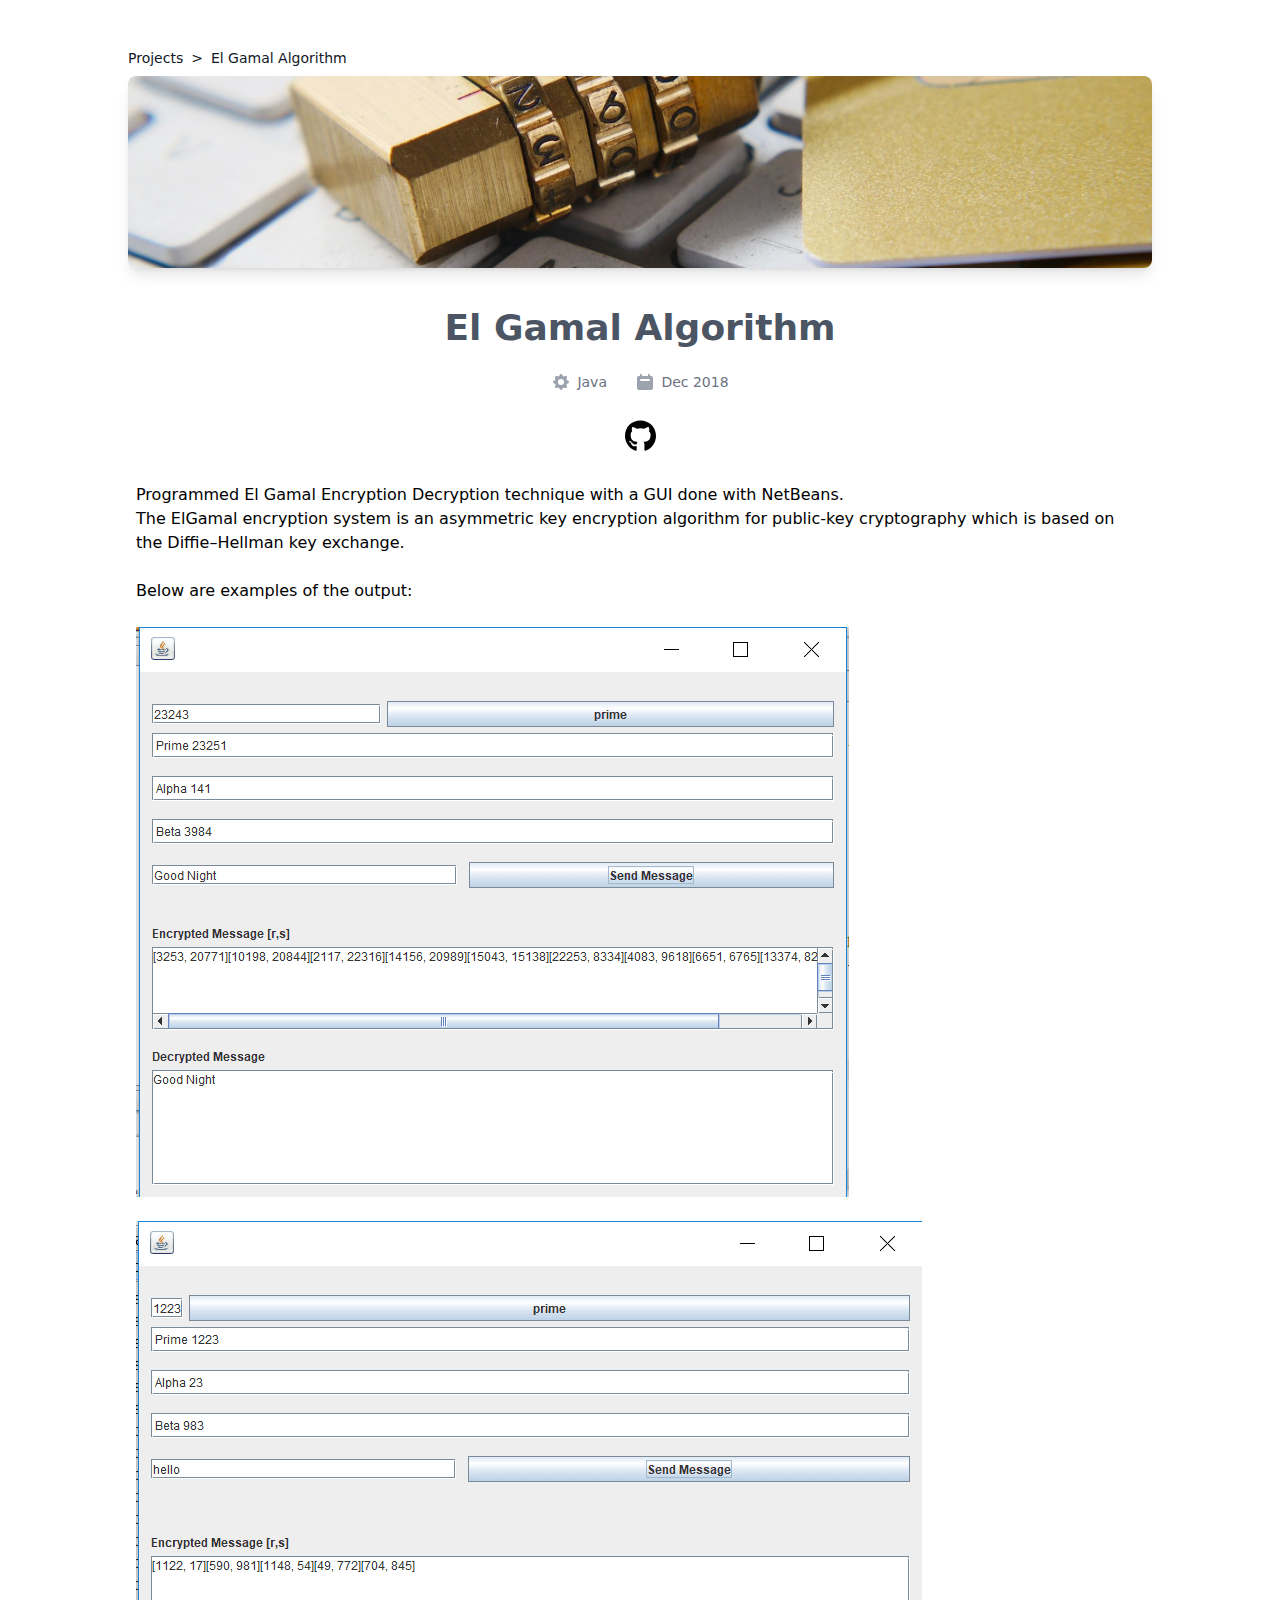
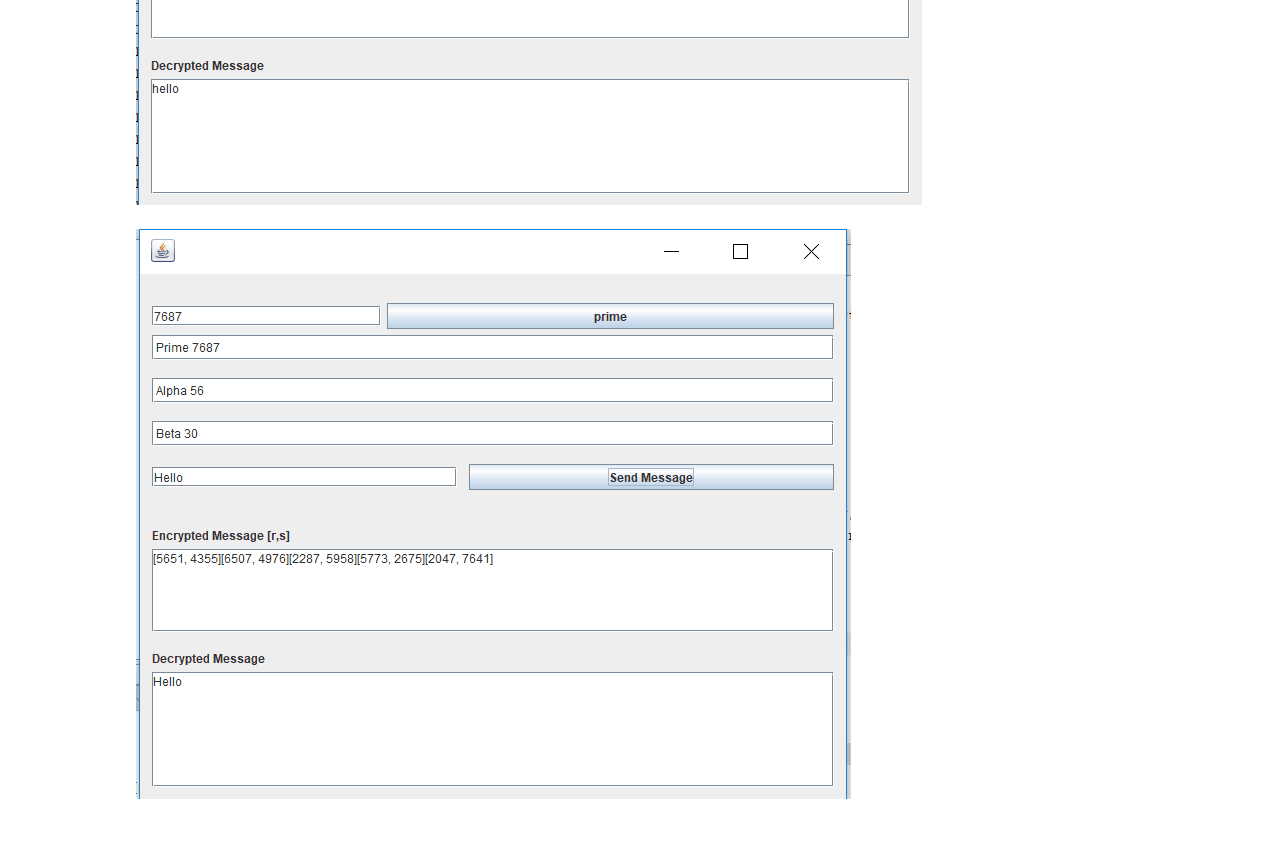
<file: projects/el-gamal algorithm.html>
<!DOCTYPE html><html><head><meta charSet="utf-8"/><meta name="viewport" content="width=device-width"/><title> El Gamal Algorithm </title><link rel="preload" as="image" imageSrcSet="/public/strapi/uploads/thumbnail_elgamal_f1e96d5bf9.jpg?imwidth=640 640w, /public/strapi/uploads/thumbnail_elgamal_f1e96d5bf9.jpg?imwidth=750 750w, /public/strapi/uploads/thumbnail_elgamal_f1e96d5bf9.jpg?imwidth=828 828w, /public/strapi/uploads/thumbnail_elgamal_f1e96d5bf9.jpg?imwidth=1080 1080w, /public/strapi/uploads/thumbnail_elgamal_f1e96d5bf9.jpg?imwidth=1200 1200w, /public/strapi/uploads/thumbnail_elgamal_f1e96d5bf9.jpg?imwidth=1920 1920w, /public/strapi/uploads/thumbnail_elgamal_f1e96d5bf9.jpg?imwidth=2048 2048w, /public/strapi/uploads/thumbnail_elgamal_f1e96d5bf9.jpg?imwidth=3840 3840w" imageSizes="100vw"/><meta name="next-head-count" content="4"/><link rel="preload" href="/_next/static/css/52f6d2063c70cc23.css" as="style"/><link rel="stylesheet" href="/_next/static/css/52f6d2063c70cc23.css" data-n-g=""/><link rel="preload" href="/_next/static/css/5aa0d22ca45e4a86.css" as="style"/><link rel="stylesheet" href="/_next/static/css/5aa0d22ca45e4a86.css" data-n-p=""/><noscript data-n-css=""></noscript><script defer="" nomodule="" src="/_next/static/chunks/polyfills-7a92f48940f6722f.js"></script><script src="/_next/static/chunks/webpack-69bfa6990bb9e155.js" defer=""></script><script src="/_next/static/chunks/framework-a87821de553db91d.js" defer=""></script><script src="/_next/static/chunks/main-003b8947469a0036.js" defer=""></script><script src="/_next/static/chunks/pages/_app-54772c170987db80.js" defer=""></script><script src="/_next/static/chunks/a9a7754c-1aecc8a0e46db84b.js" defer=""></script><script src="/_next/static/chunks/710-3a4456ea4b72ad5e.js" defer=""></script><script src="/_next/static/chunks/133-1c9686915d1a75ca.js" defer=""></script><script src="/_next/static/chunks/pages/projects/%5Bid%5D-5ef83ca93f512fc6.js" defer=""></script><script src="/_next/static/q-GNBDSeItDqxHibM1cPY/_buildManifest.js" defer=""></script><script src="/_next/static/q-GNBDSeItDqxHibM1cPY/_ssgManifest.js" defer=""></script></head><body><div id="__next"><div class="blog-container py-10 transition duration-500"><div class="relative max-w-5xl lg:mx-auto mx-2"><div class="breadcrumb text-sm text-gray-900 font-normal flex flex-row space-x-2 my-2"><a href="/projects">Projects</a><p>&gt;</p><a href="#">El Gamal Algorithm</a></div><div class="relative blog-header-image rounded-lg shadow-lg overflow-hidden h-48 object-cover"><span style="box-sizing:border-box;display:block;overflow:hidden;width:initial;height:initial;background:none;opacity:1;border:0;margin:0;padding:0;position:absolute;top:0;left:0;bottom:0;right:0"><img alt="items.title" sizes="100vw" srcSet="/public/strapi/uploads/thumbnail_elgamal_f1e96d5bf9.jpg?imwidth=640 640w, /public/strapi/uploads/thumbnail_elgamal_f1e96d5bf9.jpg?imwidth=750 750w, /public/strapi/uploads/thumbnail_elgamal_f1e96d5bf9.jpg?imwidth=828 828w, /public/strapi/uploads/thumbnail_elgamal_f1e96d5bf9.jpg?imwidth=1080 1080w, /public/strapi/uploads/thumbnail_elgamal_f1e96d5bf9.jpg?imwidth=1200 1200w, /public/strapi/uploads/thumbnail_elgamal_f1e96d5bf9.jpg?imwidth=1920 1920w, /public/strapi/uploads/thumbnail_elgamal_f1e96d5bf9.jpg?imwidth=2048 2048w, /public/strapi/uploads/thumbnail_elgamal_f1e96d5bf9.jpg?imwidth=3840 3840w" src="/public/strapi/uploads/thumbnail_elgamal_f1e96d5bf9.jpg?imwidth=3840" decoding="async" data-nimg="fill" class="rounded-t-md" style="position:absolute;top:0;left:0;bottom:0;right:0;box-sizing:border-box;padding:0;border:none;margin:auto;display:block;width:0;height:0;min-width:100%;max-width:100%;min-height:100%;max-height:100%;object-fit:cover"/></span></div></div><div class="max-w-5xl mx-auto"><h1 class="text-center font-bold text-gray-600 text-4xl mt-10 mb-4">El Gamal Algorithm</h1><div class="grid place-items-center mb-5"><div class="flex-1 min-w-0"><div class="mt-1 flex flex-col sm:flex-row sm:flex-wrap sm:mt-0 sm:space-x-6"><div class="mt-2 flex items-center text-sm text-gray-500"><svg xmlns="http://www.w3.org/2000/svg" viewBox="0 0 20 20" fill="currentColor" aria-hidden="true" class="flex-shrink-0 mr-1.5 h-5 w-5 text-gray-400"><path fill-rule="evenodd" d="M11.49 3.17c-.38-1.56-2.6-1.56-2.98 0a1.532 1.532 0 01-2.286.948c-1.372-.836-2.942.734-2.106 2.106.54.886.061 2.042-.947 2.287-1.561.379-1.561 2.6 0 2.978a1.532 1.532 0 01.947 2.287c-.836 1.372.734 2.942 2.106 2.106a1.532 1.532 0 012.287.947c.379 1.561 2.6 1.561 2.978 0a1.533 1.533 0 012.287-.947c1.372.836 2.942-.734 2.106-2.106a1.533 1.533 0 01.947-2.287c1.561-.379 1.561-2.6 0-2.978a1.532 1.532 0 01-.947-2.287c.836-1.372-.734-2.942-2.106-2.106a1.532 1.532 0 01-2.287-.947zM10 13a3 3 0 100-6 3 3 0 000 6z" clip-rule="evenodd"></path></svg><span class="hover:text-cyan-500">Java<!-- --> <!-- --></span></div><div class="mt-2 flex items-center text-sm text-gray-500"><svg xmlns="http://www.w3.org/2000/svg" viewBox="0 0 20 20" fill="currentColor" aria-hidden="true" class="flex-shrink-0 mr-1.5 h-5 w-5 text-gray-400"><path fill-rule="evenodd" d="M6 2a1 1 0 00-1 1v1H4a2 2 0 00-2 2v10a2 2 0 002 2h12a2 2 0 002-2V6a2 2 0 00-2-2h-1V3a1 1 0 10-2 0v1H7V3a1 1 0 00-1-1zm0 5a1 1 0 000 2h8a1 1 0 100-2H6z" clip-rule="evenodd"></path></svg>Dec 2018<!-- --></div></div></div></div><div class="grid place-items-center mb-7"><div class="mt-2 flex items-center"><a href="https://github.com/AbdallahAccaoui/ElGamalCrypto" target="_blank" rel="noopener noreferrer"><svg aria-hidden="true" focusable="false" data-prefix="fab" data-icon="github" class="svg-inline--fa fa-github fa-2x " role="img" xmlns="http://www.w3.org/2000/svg" viewBox="0 0 496 512"><path fill="currentColor" d="M165.9 397.4c0 2-2.3 3.6-5.2 3.6-3.3 .3-5.6-1.3-5.6-3.6 0-2 2.3-3.6 5.2-3.6 3-.3 5.6 1.3 5.6 3.6zm-31.1-4.5c-.7 2 1.3 4.3 4.3 4.9 2.6 1 5.6 0 6.2-2s-1.3-4.3-4.3-5.2c-2.6-.7-5.5 .3-6.2 2.3zm44.2-1.7c-2.9 .7-4.9 2.6-4.6 4.9 .3 2 2.9 3.3 5.9 2.6 2.9-.7 4.9-2.6 4.6-4.6-.3-1.9-3-3.2-5.9-2.9zM244.8 8C106.1 8 0 113.3 0 252c0 110.9 69.8 205.8 169.5 239.2 12.8 2.3 17.3-5.6 17.3-12.1 0-6.2-.3-40.4-.3-61.4 0 0-70 15-84.7-29.8 0 0-11.4-29.1-27.8-36.6 0 0-22.9-15.7 1.6-15.4 0 0 24.9 2 38.6 25.8 21.9 38.6 58.6 27.5 72.9 20.9 2.3-16 8.8-27.1 16-33.7-55.9-6.2-112.3-14.3-112.3-110.5 0-27.5 7.6-41.3 23.6-58.9-2.6-6.5-11.1-33.3 2.6-67.9 20.9-6.5 69 27 69 27 20-5.6 41.5-8.5 62.8-8.5s42.8 2.9 62.8 8.5c0 0 48.1-33.6 69-27 13.7 34.7 5.2 61.4 2.6 67.9 16 17.7 25.8 31.5 25.8 58.9 0 96.5-58.9 104.2-114.8 110.5 9.2 7.9 17 22.9 17 46.4 0 33.7-.3 75.4-.3 83.6 0 6.5 4.6 14.4 17.3 12.1C428.2 457.8 496 362.9 496 252 496 113.3 383.5 8 244.8 8zM97.2 352.9c-1.3 1-1 3.3 .7 5.2 1.6 1.6 3.9 2.3 5.2 1 1.3-1 1-3.3-.7-5.2-1.6-1.6-3.9-2.3-5.2-1zm-10.8-8.1c-.7 1.3 .3 2.9 2.3 3.9 1.6 1 3.6 .7 4.3-.7 .7-1.3-.3-2.9-2.3-3.9-2-.6-3.6-.3-4.3 .7zm32.4 35.6c-1.6 1.3-1 4.3 1.3 6.2 2.3 2.3 5.2 2.6 6.5 1 1.3-1.3 .7-4.3-1.3-6.2-2.2-2.3-5.2-2.6-6.5-1zm-11.4-14.7c-1.6 1-1.6 3.6 0 5.9 1.6 2.3 4.3 3.3 5.6 2.3 1.6-1.3 1.6-3.9 0-6.2-1.4-2.3-4-3.3-5.6-2z"></path></svg></a></div></div><div class="whitespace-pre-line mx-2"><p>Programmed El Gamal Encryption Decryption technique with a GUI done with NetBeans. 
The ElGamal encryption system is an asymmetric key encryption algorithm for public-key cryptography which is based on the Diffie–Hellman key exchange.</p>
<p>Below are examples of the output:</p>
<p><img src="/public/strapi/uploads/GUI_Dnight_614e8f3e18.png" alt="GUIDnight.png"></p>
<p><img src="/public/strapi/uploads/GUI_Test1_5b30b5e08e.png" alt="GUITest1.png"></p>
<p><img src="/public/strapi/uploads/GUI_Test2_ba30cf26b6.png" alt="GUITest2.png"></p>
</div></div></div></div><script id="__NEXT_DATA__" type="application/json">{"props":{"pageProps":{"projectData":{"keyProjectName":"el-gamal algorithm","id":4,"attributes":{"projectName":"El Gamal Algorithm","publishedDate":"2018-12-03","description":"Programmed El Gamal Encryption Decryption technique with a GUI done with NetBeans. \nThe ElGamal encryption system is an asymmetric key encryption algorithm for public-key cryptography which is based on the Diffie–Hellman key exchange.\n\nBelow are examples of the output:\n\n![GUIDnight.png](/public/strapi/uploads/GUI_Dnight_614e8f3e18.png)\n\n![GUITest1.png](/public/strapi/uploads/GUI_Test1_5b30b5e08e.png)\n\n![GUITest2.png](/public/strapi/uploads/GUI_Test2_ba30cf26b6.png)\n","createdAt":"2022-08-25T13:27:28.925Z","updatedAt":"2022-08-25T13:27:33.378Z","publishedAt":"2022-08-25T13:27:33.376Z","githubLink":"https://github.com/AbdallahAccaoui/ElGamalCrypto","photos":{"data":[{"id":10,"attributes":{"name":"thumbnail-elgamal.jpg","alternativeText":"thumbnail-elgamal.jpg","caption":"thumbnail-elgamal.jpg","width":1920,"height":1281,"formats":{"thumbnail":{"name":"thumbnail_thumbnail-elgamal.jpg","hash":"thumbnail_thumbnail_elgamal_f1e96d5bf9","ext":".jpg","mime":"image/jpeg","path":null,"width":234,"height":156,"size":7.48,"url":"/uploads/thumbnail_thumbnail_elgamal_f1e96d5bf9.jpg"},"large":{"name":"large_thumbnail-elgamal.jpg","hash":"large_thumbnail_elgamal_f1e96d5bf9","ext":".jpg","mime":"image/jpeg","path":null,"width":1000,"height":667,"size":66.18,"url":"/uploads/large_thumbnail_elgamal_f1e96d5bf9.jpg"},"medium":{"name":"medium_thumbnail-elgamal.jpg","hash":"medium_thumbnail_elgamal_f1e96d5bf9","ext":".jpg","mime":"image/jpeg","path":null,"width":750,"height":500,"size":42.74,"url":"/uploads/medium_thumbnail_elgamal_f1e96d5bf9.jpg"},"small":{"name":"small_thumbnail-elgamal.jpg","hash":"small_thumbnail_elgamal_f1e96d5bf9","ext":".jpg","mime":"image/jpeg","path":null,"width":500,"height":333,"size":23.07,"url":"/uploads/small_thumbnail_elgamal_f1e96d5bf9.jpg"}},"hash":"thumbnail_elgamal_f1e96d5bf9","ext":".jpg","mime":"image/jpeg","size":177.97,"url":"/uploads/thumbnail_elgamal_f1e96d5bf9.jpg","previewUrl":null,"provider":"local","provider_metadata":null,"createdAt":"2022-08-25T12:43:48.219Z","updatedAt":"2022-08-25T12:43:48.219Z"}},{"id":11,"attributes":{"name":"GUITest2.png","alternativeText":"GUITest2.png","caption":"GUITest2.png","width":715,"height":570,"formats":{"thumbnail":{"name":"thumbnail_GUITest2.png","hash":"thumbnail_GUI_Test2_ba30cf26b6","ext":".png","mime":"image/png","path":null,"width":196,"height":156,"size":7.63,"url":"/uploads/thumbnail_GUI_Test2_ba30cf26b6.png"},"small":{"name":"small_GUITest2.png","hash":"small_GUI_Test2_ba30cf26b6","ext":".png","mime":"image/png","path":null,"width":500,"height":399,"size":25.12,"url":"/uploads/small_GUI_Test2_ba30cf26b6.png"}},"hash":"GUI_Test2_ba30cf26b6","ext":".png","mime":"image/png","size":6.25,"url":"/uploads/GUI_Test2_ba30cf26b6.png","previewUrl":null,"provider":"local","provider_metadata":null,"createdAt":"2022-08-25T12:43:48.617Z","updatedAt":"2022-08-25T12:43:48.617Z"}},{"id":12,"attributes":{"name":"GUIDnight.png","alternativeText":"GUIDnight.png","caption":"GUIDnight.png","width":713,"height":570,"formats":{"thumbnail":{"name":"thumbnail_GUIDnight.png","hash":"thumbnail_GUI_Dnight_614e8f3e18","ext":".png","mime":"image/png","path":null,"width":195,"height":156,"size":9.84,"url":"/uploads/thumbnail_GUI_Dnight_614e8f3e18.png"},"small":{"name":"small_GUIDnight.png","hash":"small_GUI_Dnight_614e8f3e18","ext":".png","mime":"image/png","path":null,"width":500,"height":400,"size":34.98,"url":"/uploads/small_GUI_Dnight_614e8f3e18.png"}},"hash":"GUI_Dnight_614e8f3e18","ext":".png","mime":"image/png","size":7.55,"url":"/uploads/GUI_Dnight_614e8f3e18.png","previewUrl":null,"provider":"local","provider_metadata":null,"createdAt":"2022-08-25T12:43:48.786Z","updatedAt":"2022-08-25T12:43:48.786Z"}},{"id":13,"attributes":{"name":"GUITest1.png","alternativeText":"GUITest1.png","caption":"GUITest1.png","width":786,"height":584,"formats":{"thumbnail":{"name":"thumbnail_GUITest1.png","hash":"thumbnail_GUI_Test1_5b30b5e08e","ext":".png","mime":"image/png","path":null,"width":210,"height":156,"size":7.04,"url":"/uploads/thumbnail_GUI_Test1_5b30b5e08e.png"},"medium":{"name":"medium_GUITest1.png","hash":"medium_GUI_Test1_5b30b5e08e","ext":".png","mime":"image/png","path":null,"width":750,"height":557,"size":39.18,"url":"/uploads/medium_GUI_Test1_5b30b5e08e.png"},"small":{"name":"small_GUITest1.png","hash":"small_GUI_Test1_5b30b5e08e","ext":".png","mime":"image/png","path":null,"width":500,"height":372,"size":22.28,"url":"/uploads/small_GUI_Test1_5b30b5e08e.png"}},"hash":"GUI_Test1_5b30b5e08e","ext":".png","mime":"image/png","size":6.2,"url":"/uploads/GUI_Test1_5b30b5e08e.png","previewUrl":null,"provider":"local","provider_metadata":null,"createdAt":"2022-08-25T12:43:48.975Z","updatedAt":"2022-08-25T12:43:48.975Z"}}]},"projectTagLnk":{"data":[{"id":1,"attributes":{"tagName":"Java","createdAt":"2022-07-18T20:10:26.761Z","updatedAt":"2022-07-18T20:22:04.165Z","publishedAt":"2022-07-18T20:10:29.101Z","knowledgeLevel":"Intermediate","skillGrowth":"Decline"}}]}}}},"__N_SSG":true},"page":"/projects/[id]","query":{"id":"el-gamal algorithm"},"buildId":"q-GNBDSeItDqxHibM1cPY","isFallback":false,"gsp":true,"scriptLoader":[]}</script></body></html>
</file>
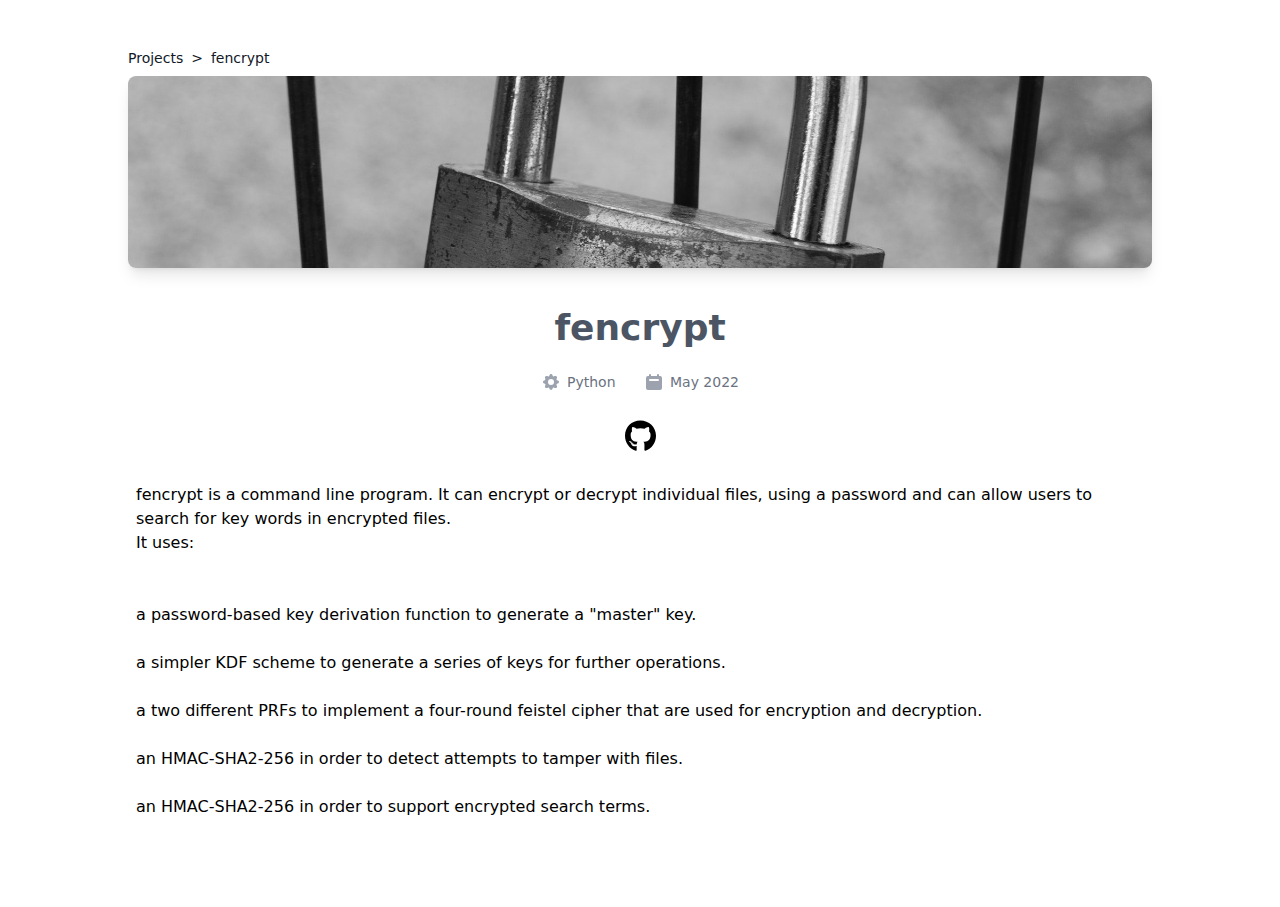
<file: projects/fencrypt.html>
<!DOCTYPE html><html><head><meta charSet="utf-8"/><meta name="viewport" content="width=device-width"/><title> fencrypt </title><link rel="preload" as="image" imageSrcSet="/public/strapi/uploads/thumbnail_fencrypt_f2d4a3947d.jpg?imwidth=640 640w, /public/strapi/uploads/thumbnail_fencrypt_f2d4a3947d.jpg?imwidth=750 750w, /public/strapi/uploads/thumbnail_fencrypt_f2d4a3947d.jpg?imwidth=828 828w, /public/strapi/uploads/thumbnail_fencrypt_f2d4a3947d.jpg?imwidth=1080 1080w, /public/strapi/uploads/thumbnail_fencrypt_f2d4a3947d.jpg?imwidth=1200 1200w, /public/strapi/uploads/thumbnail_fencrypt_f2d4a3947d.jpg?imwidth=1920 1920w, /public/strapi/uploads/thumbnail_fencrypt_f2d4a3947d.jpg?imwidth=2048 2048w, /public/strapi/uploads/thumbnail_fencrypt_f2d4a3947d.jpg?imwidth=3840 3840w" imageSizes="100vw"/><meta name="next-head-count" content="4"/><link rel="preload" href="/_next/static/css/52f6d2063c70cc23.css" as="style"/><link rel="stylesheet" href="/_next/static/css/52f6d2063c70cc23.css" data-n-g=""/><link rel="preload" href="/_next/static/css/5aa0d22ca45e4a86.css" as="style"/><link rel="stylesheet" href="/_next/static/css/5aa0d22ca45e4a86.css" data-n-p=""/><noscript data-n-css=""></noscript><script defer="" nomodule="" src="/_next/static/chunks/polyfills-7a92f48940f6722f.js"></script><script src="/_next/static/chunks/webpack-69bfa6990bb9e155.js" defer=""></script><script src="/_next/static/chunks/framework-a87821de553db91d.js" defer=""></script><script src="/_next/static/chunks/main-003b8947469a0036.js" defer=""></script><script src="/_next/static/chunks/pages/_app-54772c170987db80.js" defer=""></script><script src="/_next/static/chunks/a9a7754c-1aecc8a0e46db84b.js" defer=""></script><script src="/_next/static/chunks/710-3a4456ea4b72ad5e.js" defer=""></script><script src="/_next/static/chunks/133-1c9686915d1a75ca.js" defer=""></script><script src="/_next/static/chunks/pages/projects/%5Bid%5D-5ef83ca93f512fc6.js" defer=""></script><script src="/_next/static/q-GNBDSeItDqxHibM1cPY/_buildManifest.js" defer=""></script><script src="/_next/static/q-GNBDSeItDqxHibM1cPY/_ssgManifest.js" defer=""></script></head><body><div id="__next"><div class="blog-container py-10 transition duration-500"><div class="relative max-w-5xl lg:mx-auto mx-2"><div class="breadcrumb text-sm text-gray-900 font-normal flex flex-row space-x-2 my-2"><a href="/projects">Projects</a><p>&gt;</p><a href="#">fencrypt</a></div><div class="relative blog-header-image rounded-lg shadow-lg overflow-hidden h-48 object-cover"><span style="box-sizing:border-box;display:block;overflow:hidden;width:initial;height:initial;background:none;opacity:1;border:0;margin:0;padding:0;position:absolute;top:0;left:0;bottom:0;right:0"><img alt="items.title" sizes="100vw" srcSet="/public/strapi/uploads/thumbnail_fencrypt_f2d4a3947d.jpg?imwidth=640 640w, /public/strapi/uploads/thumbnail_fencrypt_f2d4a3947d.jpg?imwidth=750 750w, /public/strapi/uploads/thumbnail_fencrypt_f2d4a3947d.jpg?imwidth=828 828w, /public/strapi/uploads/thumbnail_fencrypt_f2d4a3947d.jpg?imwidth=1080 1080w, /public/strapi/uploads/thumbnail_fencrypt_f2d4a3947d.jpg?imwidth=1200 1200w, /public/strapi/uploads/thumbnail_fencrypt_f2d4a3947d.jpg?imwidth=1920 1920w, /public/strapi/uploads/thumbnail_fencrypt_f2d4a3947d.jpg?imwidth=2048 2048w, /public/strapi/uploads/thumbnail_fencrypt_f2d4a3947d.jpg?imwidth=3840 3840w" src="/public/strapi/uploads/thumbnail_fencrypt_f2d4a3947d.jpg?imwidth=3840" decoding="async" data-nimg="fill" class="rounded-t-md" style="position:absolute;top:0;left:0;bottom:0;right:0;box-sizing:border-box;padding:0;border:none;margin:auto;display:block;width:0;height:0;min-width:100%;max-width:100%;min-height:100%;max-height:100%;object-fit:cover"/></span></div></div><div class="max-w-5xl mx-auto"><h1 class="text-center font-bold text-gray-600 text-4xl mt-10 mb-4">fencrypt</h1><div class="grid place-items-center mb-5"><div class="flex-1 min-w-0"><div class="mt-1 flex flex-col sm:flex-row sm:flex-wrap sm:mt-0 sm:space-x-6"><div class="mt-2 flex items-center text-sm text-gray-500"><svg xmlns="http://www.w3.org/2000/svg" viewBox="0 0 20 20" fill="currentColor" aria-hidden="true" class="flex-shrink-0 mr-1.5 h-5 w-5 text-gray-400"><path fill-rule="evenodd" d="M11.49 3.17c-.38-1.56-2.6-1.56-2.98 0a1.532 1.532 0 01-2.286.948c-1.372-.836-2.942.734-2.106 2.106.54.886.061 2.042-.947 2.287-1.561.379-1.561 2.6 0 2.978a1.532 1.532 0 01.947 2.287c-.836 1.372.734 2.942 2.106 2.106a1.532 1.532 0 012.287.947c.379 1.561 2.6 1.561 2.978 0a1.533 1.533 0 012.287-.947c1.372.836 2.942-.734 2.106-2.106a1.533 1.533 0 01.947-2.287c1.561-.379 1.561-2.6 0-2.978a1.532 1.532 0 01-.947-2.287c.836-1.372-.734-2.942-2.106-2.106a1.532 1.532 0 01-2.287-.947zM10 13a3 3 0 100-6 3 3 0 000 6z" clip-rule="evenodd"></path></svg><span class="hover:text-cyan-500">Python<!-- --> <!-- --></span></div><div class="mt-2 flex items-center text-sm text-gray-500"><svg xmlns="http://www.w3.org/2000/svg" viewBox="0 0 20 20" fill="currentColor" aria-hidden="true" class="flex-shrink-0 mr-1.5 h-5 w-5 text-gray-400"><path fill-rule="evenodd" d="M6 2a1 1 0 00-1 1v1H4a2 2 0 00-2 2v10a2 2 0 002 2h12a2 2 0 002-2V6a2 2 0 00-2-2h-1V3a1 1 0 10-2 0v1H7V3a1 1 0 00-1-1zm0 5a1 1 0 000 2h8a1 1 0 100-2H6z" clip-rule="evenodd"></path></svg>May 2022<!-- --></div></div></div></div><div class="grid place-items-center mb-7"><div class="mt-2 flex items-center"><a href="https://github.com/AbdallahAccaoui/fencrypt" target="_blank" rel="noopener noreferrer"><svg aria-hidden="true" focusable="false" data-prefix="fab" data-icon="github" class="svg-inline--fa fa-github fa-2x " role="img" xmlns="http://www.w3.org/2000/svg" viewBox="0 0 496 512"><path fill="currentColor" d="M165.9 397.4c0 2-2.3 3.6-5.2 3.6-3.3 .3-5.6-1.3-5.6-3.6 0-2 2.3-3.6 5.2-3.6 3-.3 5.6 1.3 5.6 3.6zm-31.1-4.5c-.7 2 1.3 4.3 4.3 4.9 2.6 1 5.6 0 6.2-2s-1.3-4.3-4.3-5.2c-2.6-.7-5.5 .3-6.2 2.3zm44.2-1.7c-2.9 .7-4.9 2.6-4.6 4.9 .3 2 2.9 3.3 5.9 2.6 2.9-.7 4.9-2.6 4.6-4.6-.3-1.9-3-3.2-5.9-2.9zM244.8 8C106.1 8 0 113.3 0 252c0 110.9 69.8 205.8 169.5 239.2 12.8 2.3 17.3-5.6 17.3-12.1 0-6.2-.3-40.4-.3-61.4 0 0-70 15-84.7-29.8 0 0-11.4-29.1-27.8-36.6 0 0-22.9-15.7 1.6-15.4 0 0 24.9 2 38.6 25.8 21.9 38.6 58.6 27.5 72.9 20.9 2.3-16 8.8-27.1 16-33.7-55.9-6.2-112.3-14.3-112.3-110.5 0-27.5 7.6-41.3 23.6-58.9-2.6-6.5-11.1-33.3 2.6-67.9 20.9-6.5 69 27 69 27 20-5.6 41.5-8.5 62.8-8.5s42.8 2.9 62.8 8.5c0 0 48.1-33.6 69-27 13.7 34.7 5.2 61.4 2.6 67.9 16 17.7 25.8 31.5 25.8 58.9 0 96.5-58.9 104.2-114.8 110.5 9.2 7.9 17 22.9 17 46.4 0 33.7-.3 75.4-.3 83.6 0 6.5 4.6 14.4 17.3 12.1C428.2 457.8 496 362.9 496 252 496 113.3 383.5 8 244.8 8zM97.2 352.9c-1.3 1-1 3.3 .7 5.2 1.6 1.6 3.9 2.3 5.2 1 1.3-1 1-3.3-.7-5.2-1.6-1.6-3.9-2.3-5.2-1zm-10.8-8.1c-.7 1.3 .3 2.9 2.3 3.9 1.6 1 3.6 .7 4.3-.7 .7-1.3-.3-2.9-2.3-3.9-2-.6-3.6-.3-4.3 .7zm32.4 35.6c-1.6 1.3-1 4.3 1.3 6.2 2.3 2.3 5.2 2.6 6.5 1 1.3-1.3 .7-4.3-1.3-6.2-2.2-2.3-5.2-2.6-6.5-1zm-11.4-14.7c-1.6 1-1.6 3.6 0 5.9 1.6 2.3 4.3 3.3 5.6 2.3 1.6-1.3 1.6-3.9 0-6.2-1.4-2.3-4-3.3-5.6-2z"></path></svg></a></div></div><div class="whitespace-pre-line mx-2"><p>fencrypt is a command line program. It can encrypt or decrypt individual files, using a password and can allow users to search for key words in encrypted files.
It uses:</p>
<ul>
<li>a password-based key derivation function to generate a &quot;master&quot; key.</li>
<li>a simpler KDF scheme to generate a series of keys for further operations.</li>
<li>a two different PRFs to implement a four-round feistel cipher that are used for encryption and decryption.</li>
<li>an HMAC-SHA2-256 in order to detect attempts to tamper with files.</li>
<li>an HMAC-SHA2-256 in order to support encrypted search terms.</li>
</ul>
</div></div></div></div><script id="__NEXT_DATA__" type="application/json">{"props":{"pageProps":{"projectData":{"keyProjectName":"fencrypt","id":8,"attributes":{"projectName":"fencrypt","publishedDate":"2022-05-02","description":"fencrypt is a command line program. It can encrypt or decrypt individual files, using a password and can allow users to search for key words in encrypted files.\nIt uses:\n- a password-based key derivation function to generate a \"master\" key.\n- a simpler KDF scheme to generate a series of keys for further operations.\n- a two different PRFs to implement a four-round feistel cipher that are used for encryption and decryption.\n- an HMAC-SHA2-256 in order to detect attempts to tamper with files.\n- an HMAC-SHA2-256 in order to support encrypted search terms.","createdAt":"2022-08-25T15:15:05.045Z","updatedAt":"2022-08-25T15:15:09.391Z","publishedAt":"2022-08-25T15:15:09.389Z","githubLink":"https://github.com/AbdallahAccaoui/fencrypt","photos":{"data":[{"id":18,"attributes":{"name":"thumbnail-fencrypt.jpg","alternativeText":"thumbnail-fencrypt.jpg","caption":"thumbnail-fencrypt.jpg","width":1920,"height":2880,"formats":{"thumbnail":{"name":"thumbnail_thumbnail-fencrypt.jpg","hash":"thumbnail_thumbnail_fencrypt_f2d4a3947d","ext":".jpg","mime":"image/jpeg","path":null,"width":104,"height":156,"size":4.13,"url":"/uploads/thumbnail_thumbnail_fencrypt_f2d4a3947d.jpg"},"large":{"name":"large_thumbnail-fencrypt.jpg","hash":"large_thumbnail_fencrypt_f2d4a3947d","ext":".jpg","mime":"image/jpeg","path":null,"width":667,"height":1000,"size":73.42,"url":"/uploads/large_thumbnail_fencrypt_f2d4a3947d.jpg"},"medium":{"name":"medium_thumbnail-fencrypt.jpg","hash":"medium_thumbnail_fencrypt_f2d4a3947d","ext":".jpg","mime":"image/jpeg","path":null,"width":500,"height":750,"size":46.48,"url":"/uploads/medium_thumbnail_fencrypt_f2d4a3947d.jpg"},"small":{"name":"small_thumbnail-fencrypt.jpg","hash":"small_thumbnail_fencrypt_f2d4a3947d","ext":".jpg","mime":"image/jpeg","path":null,"width":333,"height":500,"size":24.43,"url":"/uploads/small_thumbnail_fencrypt_f2d4a3947d.jpg"}},"hash":"thumbnail_fencrypt_f2d4a3947d","ext":".jpg","mime":"image/jpeg","size":405.73,"url":"/uploads/thumbnail_fencrypt_f2d4a3947d.jpg","previewUrl":null,"provider":"local","provider_metadata":null,"createdAt":"2022-08-25T15:14:56.858Z","updatedAt":"2022-08-25T15:14:56.858Z"}}]},"projectTagLnk":{"data":[{"id":2,"attributes":{"tagName":"Python","createdAt":"2022-07-18T20:12:12.731Z","updatedAt":"2022-07-18T20:22:16.468Z","publishedAt":"2022-07-18T20:12:27.292Z","knowledgeLevel":"Intermediate","skillGrowth":"Increase"}}]}}}},"__N_SSG":true},"page":"/projects/[id]","query":{"id":"fencrypt"},"buildId":"q-GNBDSeItDqxHibM1cPY","isFallback":false,"gsp":true,"scriptLoader":[]}</script></body></html>
</file>
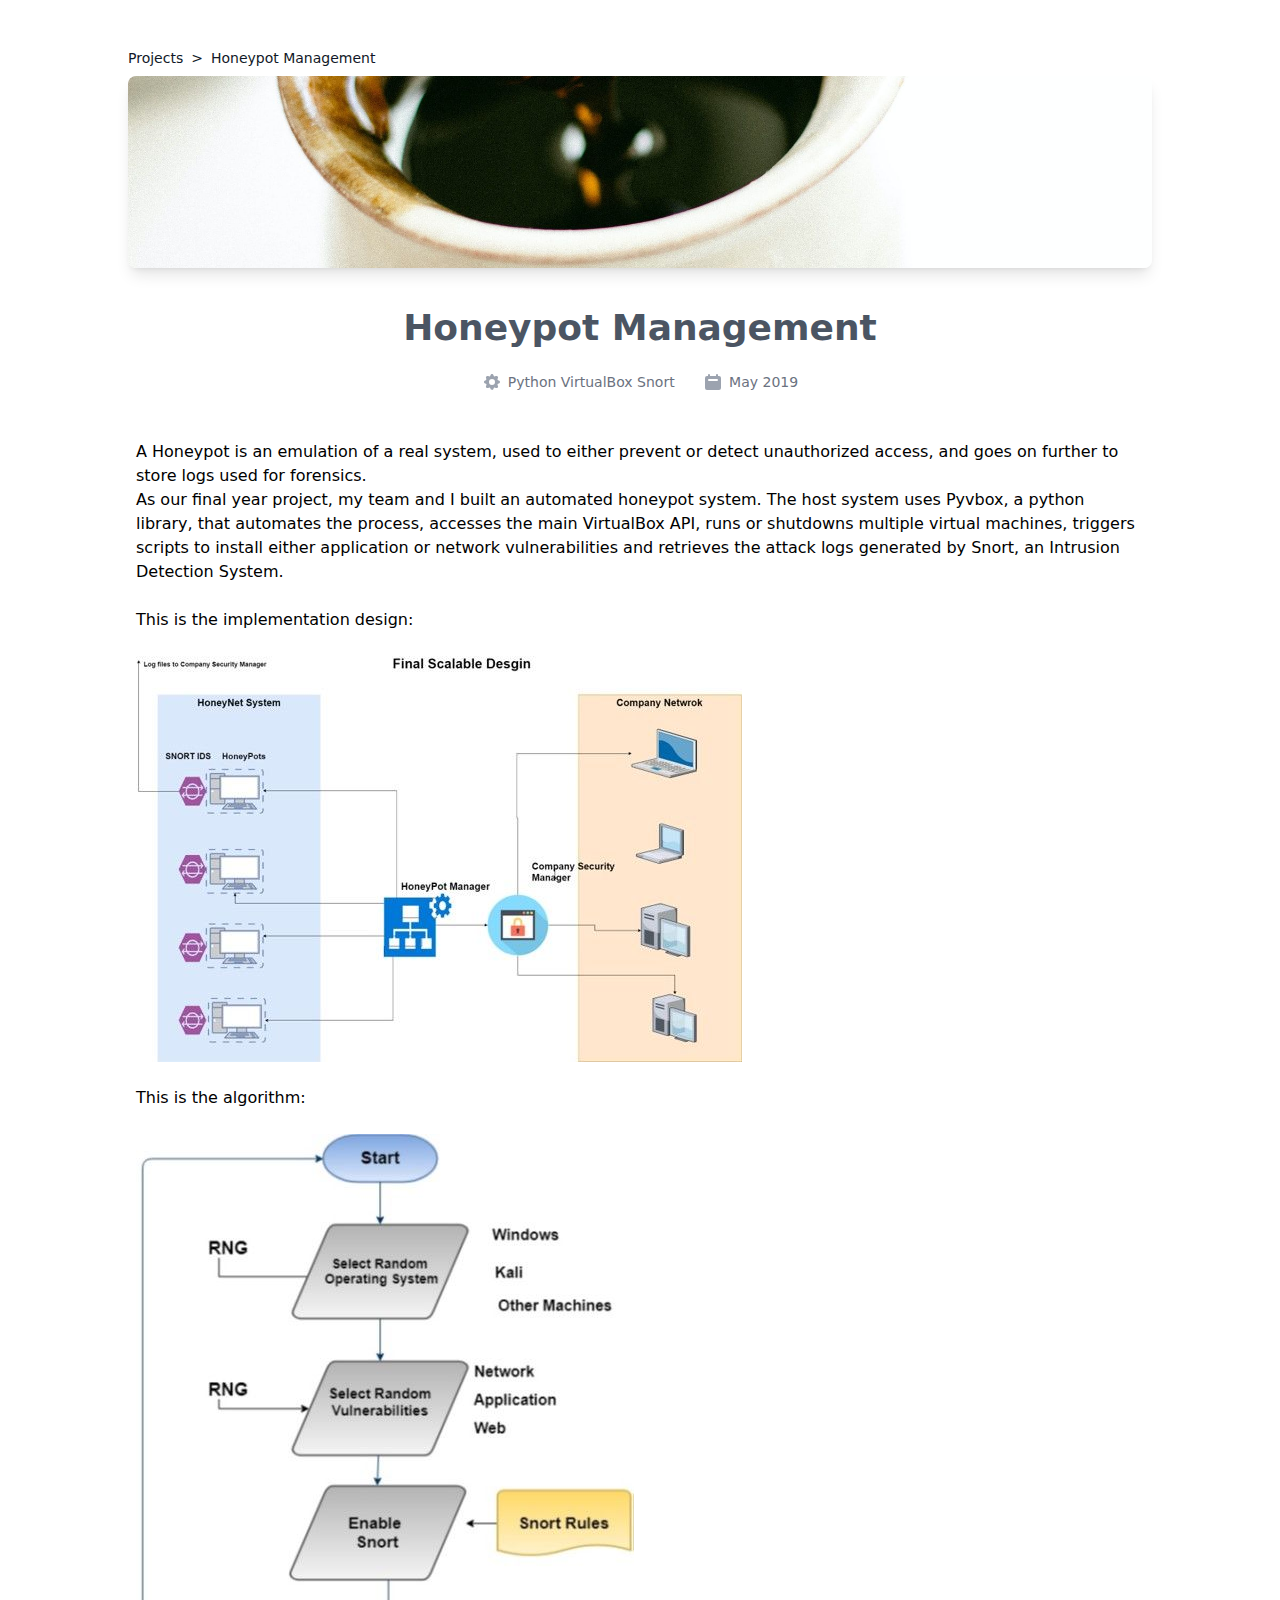
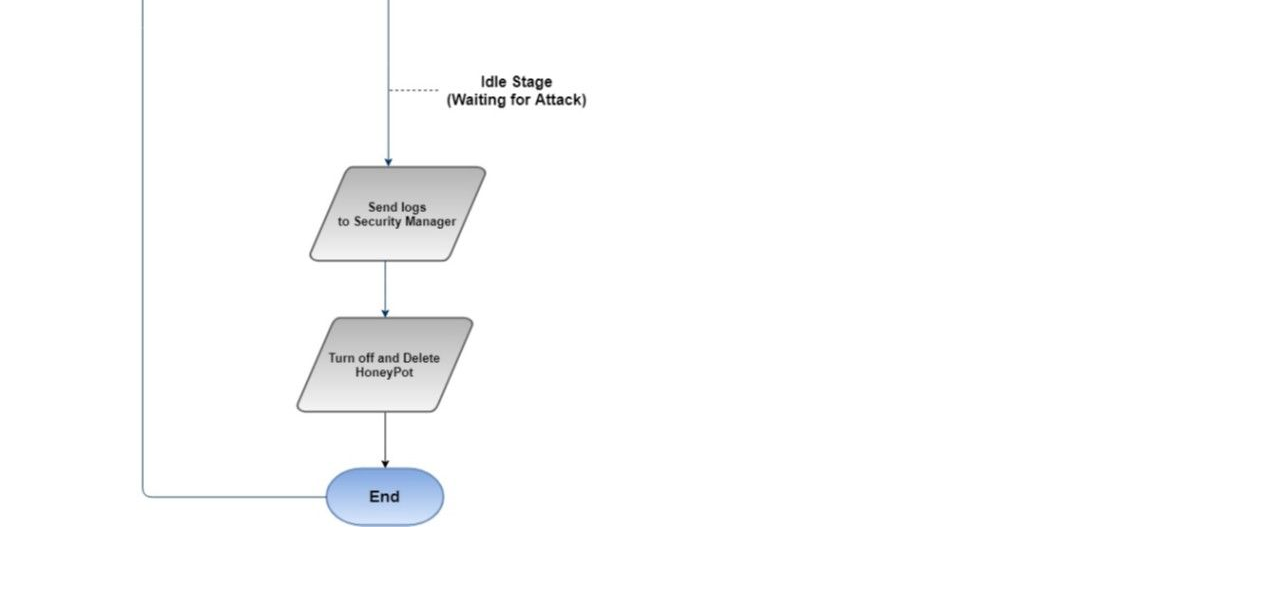
<file: projects/honeypot-management.html>
<!DOCTYPE html><html><head><meta charSet="utf-8"/><meta name="viewport" content="width=device-width"/><title> Honeypot Management </title><link rel="preload" as="image" imageSrcSet="/public/strapi/uploads/thumbnail_honeypot_c6eaf4238a.jpg?imwidth=640 640w, /public/strapi/uploads/thumbnail_honeypot_c6eaf4238a.jpg?imwidth=750 750w, /public/strapi/uploads/thumbnail_honeypot_c6eaf4238a.jpg?imwidth=828 828w, /public/strapi/uploads/thumbnail_honeypot_c6eaf4238a.jpg?imwidth=1080 1080w, /public/strapi/uploads/thumbnail_honeypot_c6eaf4238a.jpg?imwidth=1200 1200w, /public/strapi/uploads/thumbnail_honeypot_c6eaf4238a.jpg?imwidth=1920 1920w, /public/strapi/uploads/thumbnail_honeypot_c6eaf4238a.jpg?imwidth=2048 2048w, /public/strapi/uploads/thumbnail_honeypot_c6eaf4238a.jpg?imwidth=3840 3840w" imageSizes="100vw"/><meta name="next-head-count" content="4"/><link rel="preload" href="/_next/static/css/52f6d2063c70cc23.css" as="style"/><link rel="stylesheet" href="/_next/static/css/52f6d2063c70cc23.css" data-n-g=""/><link rel="preload" href="/_next/static/css/5aa0d22ca45e4a86.css" as="style"/><link rel="stylesheet" href="/_next/static/css/5aa0d22ca45e4a86.css" data-n-p=""/><noscript data-n-css=""></noscript><script defer="" nomodule="" src="/_next/static/chunks/polyfills-7a92f48940f6722f.js"></script><script src="/_next/static/chunks/webpack-69bfa6990bb9e155.js" defer=""></script><script src="/_next/static/chunks/framework-a87821de553db91d.js" defer=""></script><script src="/_next/static/chunks/main-003b8947469a0036.js" defer=""></script><script src="/_next/static/chunks/pages/_app-54772c170987db80.js" defer=""></script><script src="/_next/static/chunks/a9a7754c-1aecc8a0e46db84b.js" defer=""></script><script src="/_next/static/chunks/710-3a4456ea4b72ad5e.js" defer=""></script><script src="/_next/static/chunks/133-1c9686915d1a75ca.js" defer=""></script><script src="/_next/static/chunks/pages/projects/%5Bid%5D-5ef83ca93f512fc6.js" defer=""></script><script src="/_next/static/q-GNBDSeItDqxHibM1cPY/_buildManifest.js" defer=""></script><script src="/_next/static/q-GNBDSeItDqxHibM1cPY/_ssgManifest.js" defer=""></script></head><body><div id="__next"><div class="blog-container py-10 transition duration-500"><div class="relative max-w-5xl lg:mx-auto mx-2"><div class="breadcrumb text-sm text-gray-900 font-normal flex flex-row space-x-2 my-2"><a href="/projects">Projects</a><p>&gt;</p><a href="#">Honeypot Management</a></div><div class="relative blog-header-image rounded-lg shadow-lg overflow-hidden h-48 object-cover"><span style="box-sizing:border-box;display:block;overflow:hidden;width:initial;height:initial;background:none;opacity:1;border:0;margin:0;padding:0;position:absolute;top:0;left:0;bottom:0;right:0"><img alt="items.title" sizes="100vw" srcSet="/public/strapi/uploads/thumbnail_honeypot_c6eaf4238a.jpg?imwidth=640 640w, /public/strapi/uploads/thumbnail_honeypot_c6eaf4238a.jpg?imwidth=750 750w, /public/strapi/uploads/thumbnail_honeypot_c6eaf4238a.jpg?imwidth=828 828w, /public/strapi/uploads/thumbnail_honeypot_c6eaf4238a.jpg?imwidth=1080 1080w, /public/strapi/uploads/thumbnail_honeypot_c6eaf4238a.jpg?imwidth=1200 1200w, /public/strapi/uploads/thumbnail_honeypot_c6eaf4238a.jpg?imwidth=1920 1920w, /public/strapi/uploads/thumbnail_honeypot_c6eaf4238a.jpg?imwidth=2048 2048w, /public/strapi/uploads/thumbnail_honeypot_c6eaf4238a.jpg?imwidth=3840 3840w" src="/public/strapi/uploads/thumbnail_honeypot_c6eaf4238a.jpg?imwidth=3840" decoding="async" data-nimg="fill" class="rounded-t-md" style="position:absolute;top:0;left:0;bottom:0;right:0;box-sizing:border-box;padding:0;border:none;margin:auto;display:block;width:0;height:0;min-width:100%;max-width:100%;min-height:100%;max-height:100%;object-fit:cover"/></span></div></div><div class="max-w-5xl mx-auto"><h1 class="text-center font-bold text-gray-600 text-4xl mt-10 mb-4">Honeypot Management</h1><div class="grid place-items-center mb-5"><div class="flex-1 min-w-0"><div class="mt-1 flex flex-col sm:flex-row sm:flex-wrap sm:mt-0 sm:space-x-6"><div class="mt-2 flex items-center text-sm text-gray-500"><svg xmlns="http://www.w3.org/2000/svg" viewBox="0 0 20 20" fill="currentColor" aria-hidden="true" class="flex-shrink-0 mr-1.5 h-5 w-5 text-gray-400"><path fill-rule="evenodd" d="M11.49 3.17c-.38-1.56-2.6-1.56-2.98 0a1.532 1.532 0 01-2.286.948c-1.372-.836-2.942.734-2.106 2.106.54.886.061 2.042-.947 2.287-1.561.379-1.561 2.6 0 2.978a1.532 1.532 0 01.947 2.287c-.836 1.372.734 2.942 2.106 2.106a1.532 1.532 0 012.287.947c.379 1.561 2.6 1.561 2.978 0a1.533 1.533 0 012.287-.947c1.372.836 2.942-.734 2.106-2.106a1.533 1.533 0 01.947-2.287c1.561-.379 1.561-2.6 0-2.978a1.532 1.532 0 01-.947-2.287c.836-1.372-.734-2.942-2.106-2.106a1.532 1.532 0 01-2.287-.947zM10 13a3 3 0 100-6 3 3 0 000 6z" clip-rule="evenodd"></path></svg><span class="hover:text-cyan-500">Python<!-- --> <!-- --></span><span class="hover:text-cyan-500">VirtualBox<!-- --> <!-- --></span><span class="hover:text-cyan-500">Snort<!-- --> <!-- --></span></div><div class="mt-2 flex items-center text-sm text-gray-500"><svg xmlns="http://www.w3.org/2000/svg" viewBox="0 0 20 20" fill="currentColor" aria-hidden="true" class="flex-shrink-0 mr-1.5 h-5 w-5 text-gray-400"><path fill-rule="evenodd" d="M6 2a1 1 0 00-1 1v1H4a2 2 0 00-2 2v10a2 2 0 002 2h12a2 2 0 002-2V6a2 2 0 00-2-2h-1V3a1 1 0 10-2 0v1H7V3a1 1 0 00-1-1zm0 5a1 1 0 000 2h8a1 1 0 100-2H6z" clip-rule="evenodd"></path></svg>May 2019<!-- --></div></div></div></div><div class="grid place-items-center mb-7"></div><div class="whitespace-pre-line mx-2"><p>A Honeypot is an emulation of a real system, used to either prevent or detect unauthorized access, and goes on further to store logs used for forensics.
As our final year project, my team and I built an automated honeypot system. The host system uses Pyvbox, a python library, that automates the process, accesses the main VirtualBox API, runs or shutdowns multiple virtual machines, triggers scripts to install either application or network vulnerabilities and retrieves the attack logs generated by Snort, an Intrusion Detection System.</p>
<p>This is the implementation design:</p>
<p><img src="/public/strapi/uploads/honeypot_design_a60405a51a.jpg" alt="honeypot-design"></p>
<p>This is the algorithm:</p>
<p><img src="/public/strapi/uploads/honeypot_algorithm_3634cb0fb0.jpg" alt="honeypot-algorithm"></p>
</div></div></div></div><script id="__NEXT_DATA__" type="application/json">{"props":{"pageProps":{"projectData":{"keyProjectName":"honeypot-management","id":1,"attributes":{"projectName":"Honeypot Management","publishedDate":"2019-05-01","description":"A Honeypot is an emulation of a real system, used to either prevent or detect unauthorized access, and goes on further to store logs used for forensics.\nAs our final year project, my team and I built an automated honeypot system. The host system uses Pyvbox, a python library, that automates the process, accesses the main VirtualBox API, runs or shutdowns multiple virtual machines, triggers scripts to install either application or network vulnerabilities and retrieves the attack logs generated by Snort, an Intrusion Detection System.\n\nThis is the implementation design:\n\n![honeypot-design](/public/strapi/uploads/honeypot_design_a60405a51a.jpg)\n\nThis is the algorithm:\n\n![honeypot-algorithm](/public/strapi/uploads/honeypot_algorithm_3634cb0fb0.jpg)","createdAt":"2022-07-18T18:05:34.172Z","updatedAt":"2022-07-26T18:58:59.751Z","publishedAt":"2022-07-18T18:19:50.233Z","githubLink":null,"photos":{"data":[{"id":3,"attributes":{"name":"thumbnail-honeypot.jpg","alternativeText":"thumbnail-honeypot.jpg","caption":"thumbnail-honeypot.jpg","width":1920,"height":1280,"formats":{"thumbnail":{"name":"thumbnail_thumbnail-honeypot.jpg","hash":"thumbnail_thumbnail_honeypot_c6eaf4238a","ext":".jpg","mime":"image/jpeg","path":null,"width":234,"height":156,"size":5.07,"url":"/uploads/thumbnail_thumbnail_honeypot_c6eaf4238a.jpg"},"large":{"name":"large_thumbnail-honeypot.jpg","hash":"large_thumbnail_honeypot_c6eaf4238a","ext":".jpg","mime":"image/jpeg","path":null,"width":1000,"height":667,"size":57.4,"url":"/uploads/large_thumbnail_honeypot_c6eaf4238a.jpg"},"medium":{"name":"medium_thumbnail-honeypot.jpg","hash":"medium_thumbnail_honeypot_c6eaf4238a","ext":".jpg","mime":"image/jpeg","path":null,"width":750,"height":500,"size":31.81,"url":"/uploads/medium_thumbnail_honeypot_c6eaf4238a.jpg"},"small":{"name":"small_thumbnail-honeypot.jpg","hash":"small_thumbnail_honeypot_c6eaf4238a","ext":".jpg","mime":"image/jpeg","path":null,"width":500,"height":333,"size":15.62,"url":"/uploads/small_thumbnail_honeypot_c6eaf4238a.jpg"}},"hash":"thumbnail_honeypot_c6eaf4238a","ext":".jpg","mime":"image/jpeg","size":281.87,"url":"/uploads/thumbnail_honeypot_c6eaf4238a.jpg","previewUrl":null,"provider":"local","provider_metadata":null,"createdAt":"2022-07-18T18:11:22.224Z","updatedAt":"2022-07-18T18:11:22.224Z"}},{"id":1,"attributes":{"name":"honeypot-design.jpg","alternativeText":"honeypot-design","caption":"honeypot-design.jpg","width":606,"height":406,"formats":{"thumbnail":{"name":"thumbnail_honeypot-design.jpg","hash":"thumbnail_honeypot_design_a60405a51a","ext":".jpg","mime":"image/jpeg","path":null,"width":233,"height":156,"size":6.04,"url":"/uploads/thumbnail_honeypot_design_a60405a51a.jpg"},"small":{"name":"small_honeypot-design.jpg","hash":"small_honeypot_design_a60405a51a","ext":".jpg","mime":"image/jpeg","path":null,"width":500,"height":335,"size":19.13,"url":"/uploads/small_honeypot_design_a60405a51a.jpg"}},"hash":"honeypot_design_a60405a51a","ext":".jpg","mime":"image/jpeg","size":24.37,"url":"/uploads/honeypot_design_a60405a51a.jpg","previewUrl":null,"provider":"local","provider_metadata":null,"createdAt":"2022-07-18T18:02:00.319Z","updatedAt":"2022-07-18T18:02:00.319Z"}},{"id":2,"attributes":{"name":"honeypot-algorithm.jpg","alternativeText":"honeypot-algorithm","caption":"honeypot-algorithm.jpg","width":498,"height":993,"formats":{"thumbnail":{"name":"thumbnail_honeypot-algorithm.jpg","hash":"thumbnail_honeypot_algorithm_3634cb0fb0","ext":".jpg","mime":"image/jpeg","path":null,"width":78,"height":156,"size":2.49,"url":"/uploads/thumbnail_honeypot_algorithm_3634cb0fb0.jpg"},"medium":{"name":"medium_honeypot-algorithm.jpg","hash":"medium_honeypot_algorithm_3634cb0fb0","ext":".jpg","mime":"image/jpeg","path":null,"width":376,"height":750,"size":21.3,"url":"/uploads/medium_honeypot_algorithm_3634cb0fb0.jpg"},"small":{"name":"small_honeypot-algorithm.jpg","hash":"small_honeypot_algorithm_3634cb0fb0","ext":".jpg","mime":"image/jpeg","path":null,"width":251,"height":500,"size":12.5,"url":"/uploads/small_honeypot_algorithm_3634cb0fb0.jpg"}},"hash":"honeypot_algorithm_3634cb0fb0","ext":".jpg","mime":"image/jpeg","size":30.05,"url":"/uploads/honeypot_algorithm_3634cb0fb0.jpg","previewUrl":null,"provider":"local","provider_metadata":null,"createdAt":"2022-07-18T18:02:00.519Z","updatedAt":"2022-07-18T18:02:00.519Z"}}]},"projectTagLnk":{"data":[{"id":2,"attributes":{"tagName":"Python","createdAt":"2022-07-18T20:12:12.731Z","updatedAt":"2022-07-18T20:22:16.468Z","publishedAt":"2022-07-18T20:12:27.292Z","knowledgeLevel":"Intermediate","skillGrowth":"Increase"}},{"id":10,"attributes":{"tagName":"VirtualBox","createdAt":"2022-07-18T20:28:55.675Z","updatedAt":"2022-07-18T20:28:56.801Z","publishedAt":"2022-07-18T20:28:56.797Z","knowledgeLevel":"Intermediate","skillGrowth":"Increase"}},{"id":11,"attributes":{"tagName":"Snort","createdAt":"2022-08-25T12:23:40.927Z","updatedAt":"2022-08-25T12:23:42.871Z","publishedAt":"2022-08-25T12:23:42.869Z","knowledgeLevel":"Basic","skillGrowth":"Stagnant"}}]}}}},"__N_SSG":true},"page":"/projects/[id]","query":{"id":"honeypot-management"},"buildId":"q-GNBDSeItDqxHibM1cPY","isFallback":false,"gsp":true,"scriptLoader":[]}</script></body></html>
</file>
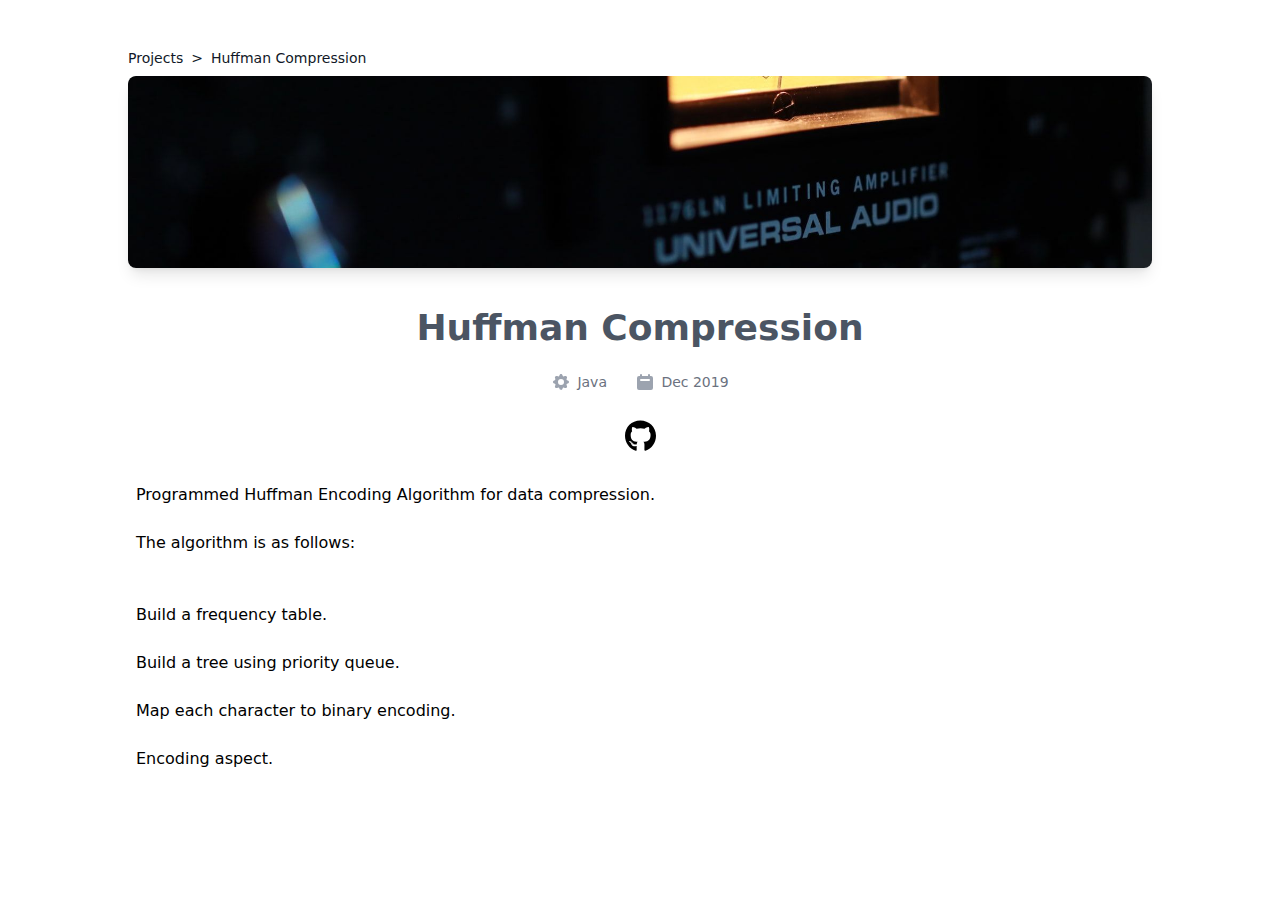
<file: projects/huffman-compression.html>
<!DOCTYPE html><html><head><meta charSet="utf-8"/><meta name="viewport" content="width=device-width"/><title> Huffman Compression </title><link rel="preload" as="image" imageSrcSet="/public/strapi/uploads/thumbnail_huffmancompression_6288fe4bd2.jpg?imwidth=640 640w, /public/strapi/uploads/thumbnail_huffmancompression_6288fe4bd2.jpg?imwidth=750 750w, /public/strapi/uploads/thumbnail_huffmancompression_6288fe4bd2.jpg?imwidth=828 828w, /public/strapi/uploads/thumbnail_huffmancompression_6288fe4bd2.jpg?imwidth=1080 1080w, /public/strapi/uploads/thumbnail_huffmancompression_6288fe4bd2.jpg?imwidth=1200 1200w, /public/strapi/uploads/thumbnail_huffmancompression_6288fe4bd2.jpg?imwidth=1920 1920w, /public/strapi/uploads/thumbnail_huffmancompression_6288fe4bd2.jpg?imwidth=2048 2048w, /public/strapi/uploads/thumbnail_huffmancompression_6288fe4bd2.jpg?imwidth=3840 3840w" imageSizes="100vw"/><meta name="next-head-count" content="4"/><link rel="preload" href="/_next/static/css/52f6d2063c70cc23.css" as="style"/><link rel="stylesheet" href="/_next/static/css/52f6d2063c70cc23.css" data-n-g=""/><link rel="preload" href="/_next/static/css/5aa0d22ca45e4a86.css" as="style"/><link rel="stylesheet" href="/_next/static/css/5aa0d22ca45e4a86.css" data-n-p=""/><noscript data-n-css=""></noscript><script defer="" nomodule="" src="/_next/static/chunks/polyfills-7a92f48940f6722f.js"></script><script src="/_next/static/chunks/webpack-69bfa6990bb9e155.js" defer=""></script><script src="/_next/static/chunks/framework-a87821de553db91d.js" defer=""></script><script src="/_next/static/chunks/main-003b8947469a0036.js" defer=""></script><script src="/_next/static/chunks/pages/_app-54772c170987db80.js" defer=""></script><script src="/_next/static/chunks/a9a7754c-1aecc8a0e46db84b.js" defer=""></script><script src="/_next/static/chunks/710-3a4456ea4b72ad5e.js" defer=""></script><script src="/_next/static/chunks/133-1c9686915d1a75ca.js" defer=""></script><script src="/_next/static/chunks/pages/projects/%5Bid%5D-5ef83ca93f512fc6.js" defer=""></script><script src="/_next/static/q-GNBDSeItDqxHibM1cPY/_buildManifest.js" defer=""></script><script src="/_next/static/q-GNBDSeItDqxHibM1cPY/_ssgManifest.js" defer=""></script></head><body><div id="__next"><div class="blog-container py-10 transition duration-500"><div class="relative max-w-5xl lg:mx-auto mx-2"><div class="breadcrumb text-sm text-gray-900 font-normal flex flex-row space-x-2 my-2"><a href="/projects">Projects</a><p>&gt;</p><a href="#">Huffman Compression</a></div><div class="relative blog-header-image rounded-lg shadow-lg overflow-hidden h-48 object-cover"><span style="box-sizing:border-box;display:block;overflow:hidden;width:initial;height:initial;background:none;opacity:1;border:0;margin:0;padding:0;position:absolute;top:0;left:0;bottom:0;right:0"><img alt="items.title" sizes="100vw" srcSet="/public/strapi/uploads/thumbnail_huffmancompression_6288fe4bd2.jpg?imwidth=640 640w, /public/strapi/uploads/thumbnail_huffmancompression_6288fe4bd2.jpg?imwidth=750 750w, /public/strapi/uploads/thumbnail_huffmancompression_6288fe4bd2.jpg?imwidth=828 828w, /public/strapi/uploads/thumbnail_huffmancompression_6288fe4bd2.jpg?imwidth=1080 1080w, /public/strapi/uploads/thumbnail_huffmancompression_6288fe4bd2.jpg?imwidth=1200 1200w, /public/strapi/uploads/thumbnail_huffmancompression_6288fe4bd2.jpg?imwidth=1920 1920w, /public/strapi/uploads/thumbnail_huffmancompression_6288fe4bd2.jpg?imwidth=2048 2048w, /public/strapi/uploads/thumbnail_huffmancompression_6288fe4bd2.jpg?imwidth=3840 3840w" src="/public/strapi/uploads/thumbnail_huffmancompression_6288fe4bd2.jpg?imwidth=3840" decoding="async" data-nimg="fill" class="rounded-t-md" style="position:absolute;top:0;left:0;bottom:0;right:0;box-sizing:border-box;padding:0;border:none;margin:auto;display:block;width:0;height:0;min-width:100%;max-width:100%;min-height:100%;max-height:100%;object-fit:cover"/></span></div></div><div class="max-w-5xl mx-auto"><h1 class="text-center font-bold text-gray-600 text-4xl mt-10 mb-4">Huffman Compression</h1><div class="grid place-items-center mb-5"><div class="flex-1 min-w-0"><div class="mt-1 flex flex-col sm:flex-row sm:flex-wrap sm:mt-0 sm:space-x-6"><div class="mt-2 flex items-center text-sm text-gray-500"><svg xmlns="http://www.w3.org/2000/svg" viewBox="0 0 20 20" fill="currentColor" aria-hidden="true" class="flex-shrink-0 mr-1.5 h-5 w-5 text-gray-400"><path fill-rule="evenodd" d="M11.49 3.17c-.38-1.56-2.6-1.56-2.98 0a1.532 1.532 0 01-2.286.948c-1.372-.836-2.942.734-2.106 2.106.54.886.061 2.042-.947 2.287-1.561.379-1.561 2.6 0 2.978a1.532 1.532 0 01.947 2.287c-.836 1.372.734 2.942 2.106 2.106a1.532 1.532 0 012.287.947c.379 1.561 2.6 1.561 2.978 0a1.533 1.533 0 012.287-.947c1.372.836 2.942-.734 2.106-2.106a1.533 1.533 0 01.947-2.287c1.561-.379 1.561-2.6 0-2.978a1.532 1.532 0 01-.947-2.287c.836-1.372-.734-2.942-2.106-2.106a1.532 1.532 0 01-2.287-.947zM10 13a3 3 0 100-6 3 3 0 000 6z" clip-rule="evenodd"></path></svg><span class="hover:text-cyan-500">Java<!-- --> <!-- --></span></div><div class="mt-2 flex items-center text-sm text-gray-500"><svg xmlns="http://www.w3.org/2000/svg" viewBox="0 0 20 20" fill="currentColor" aria-hidden="true" class="flex-shrink-0 mr-1.5 h-5 w-5 text-gray-400"><path fill-rule="evenodd" d="M6 2a1 1 0 00-1 1v1H4a2 2 0 00-2 2v10a2 2 0 002 2h12a2 2 0 002-2V6a2 2 0 00-2-2h-1V3a1 1 0 10-2 0v1H7V3a1 1 0 00-1-1zm0 5a1 1 0 000 2h8a1 1 0 100-2H6z" clip-rule="evenodd"></path></svg>Dec 2019<!-- --></div></div></div></div><div class="grid place-items-center mb-7"><div class="mt-2 flex items-center"><a href="https://github.com/AbdallahAccaoui/HuffmanEncoding" target="_blank" rel="noopener noreferrer"><svg aria-hidden="true" focusable="false" data-prefix="fab" data-icon="github" class="svg-inline--fa fa-github fa-2x " role="img" xmlns="http://www.w3.org/2000/svg" viewBox="0 0 496 512"><path fill="currentColor" d="M165.9 397.4c0 2-2.3 3.6-5.2 3.6-3.3 .3-5.6-1.3-5.6-3.6 0-2 2.3-3.6 5.2-3.6 3-.3 5.6 1.3 5.6 3.6zm-31.1-4.5c-.7 2 1.3 4.3 4.3 4.9 2.6 1 5.6 0 6.2-2s-1.3-4.3-4.3-5.2c-2.6-.7-5.5 .3-6.2 2.3zm44.2-1.7c-2.9 .7-4.9 2.6-4.6 4.9 .3 2 2.9 3.3 5.9 2.6 2.9-.7 4.9-2.6 4.6-4.6-.3-1.9-3-3.2-5.9-2.9zM244.8 8C106.1 8 0 113.3 0 252c0 110.9 69.8 205.8 169.5 239.2 12.8 2.3 17.3-5.6 17.3-12.1 0-6.2-.3-40.4-.3-61.4 0 0-70 15-84.7-29.8 0 0-11.4-29.1-27.8-36.6 0 0-22.9-15.7 1.6-15.4 0 0 24.9 2 38.6 25.8 21.9 38.6 58.6 27.5 72.9 20.9 2.3-16 8.8-27.1 16-33.7-55.9-6.2-112.3-14.3-112.3-110.5 0-27.5 7.6-41.3 23.6-58.9-2.6-6.5-11.1-33.3 2.6-67.9 20.9-6.5 69 27 69 27 20-5.6 41.5-8.5 62.8-8.5s42.8 2.9 62.8 8.5c0 0 48.1-33.6 69-27 13.7 34.7 5.2 61.4 2.6 67.9 16 17.7 25.8 31.5 25.8 58.9 0 96.5-58.9 104.2-114.8 110.5 9.2 7.9 17 22.9 17 46.4 0 33.7-.3 75.4-.3 83.6 0 6.5 4.6 14.4 17.3 12.1C428.2 457.8 496 362.9 496 252 496 113.3 383.5 8 244.8 8zM97.2 352.9c-1.3 1-1 3.3 .7 5.2 1.6 1.6 3.9 2.3 5.2 1 1.3-1 1-3.3-.7-5.2-1.6-1.6-3.9-2.3-5.2-1zm-10.8-8.1c-.7 1.3 .3 2.9 2.3 3.9 1.6 1 3.6 .7 4.3-.7 .7-1.3-.3-2.9-2.3-3.9-2-.6-3.6-.3-4.3 .7zm32.4 35.6c-1.6 1.3-1 4.3 1.3 6.2 2.3 2.3 5.2 2.6 6.5 1 1.3-1.3 .7-4.3-1.3-6.2-2.2-2.3-5.2-2.6-6.5-1zm-11.4-14.7c-1.6 1-1.6 3.6 0 5.9 1.6 2.3 4.3 3.3 5.6 2.3 1.6-1.3 1.6-3.9 0-6.2-1.4-2.3-4-3.3-5.6-2z"></path></svg></a></div></div><div class="whitespace-pre-line mx-2"><p>Programmed Huffman Encoding Algorithm for data compression.</p>
<p>The algorithm is as follows:</p>
<ol>
<li>Build a frequency table.</li>
<li>Build a tree using priority queue.</li>
<li>Map each character to binary encoding.</li>
<li>Encoding aspect.</li>
</ol>
</div></div></div></div><script id="__NEXT_DATA__" type="application/json">{"props":{"pageProps":{"projectData":{"keyProjectName":"huffman-compression","id":6,"attributes":{"projectName":"Huffman Compression","publishedDate":"2019-12-02","description":"Programmed Huffman Encoding Algorithm for data compression.\n\nThe algorithm is as follows:\n1. Build a frequency table.\n2. Build a tree using priority queue.\n3. Map each character to binary encoding.\n4. Encoding aspect.","createdAt":"2022-08-25T14:05:12.374Z","updatedAt":"2022-08-25T14:05:21.363Z","publishedAt":"2022-08-25T14:05:13.577Z","githubLink":"https://github.com/AbdallahAccaoui/HuffmanEncoding","photos":{"data":[{"id":16,"attributes":{"name":"thumbnail-huffmancompression.jpg","alternativeText":"thumbnail-huffmancompression.jpg","caption":"thumbnail-huffmancompression.jpg","width":1920,"height":1280,"formats":{"thumbnail":{"name":"thumbnail_thumbnail-huffmancompression.jpg","hash":"thumbnail_thumbnail_huffmancompression_6288fe4bd2","ext":".jpg","mime":"image/jpeg","path":null,"width":234,"height":156,"size":4.72,"url":"/uploads/thumbnail_thumbnail_huffmancompression_6288fe4bd2.jpg"},"large":{"name":"large_thumbnail-huffmancompression.jpg","hash":"large_thumbnail_huffmancompression_6288fe4bd2","ext":".jpg","mime":"image/jpeg","path":null,"width":1000,"height":667,"size":33.67,"url":"/uploads/large_thumbnail_huffmancompression_6288fe4bd2.jpg"},"medium":{"name":"medium_thumbnail-huffmancompression.jpg","hash":"medium_thumbnail_huffmancompression_6288fe4bd2","ext":".jpg","mime":"image/jpeg","path":null,"width":750,"height":500,"size":22.81,"url":"/uploads/medium_thumbnail_huffmancompression_6288fe4bd2.jpg"},"small":{"name":"small_thumbnail-huffmancompression.jpg","hash":"small_thumbnail_huffmancompression_6288fe4bd2","ext":".jpg","mime":"image/jpeg","path":null,"width":500,"height":333,"size":13.05,"url":"/uploads/small_thumbnail_huffmancompression_6288fe4bd2.jpg"}},"hash":"thumbnail_huffmancompression_6288fe4bd2","ext":".jpg","mime":"image/jpeg","size":84.56,"url":"/uploads/thumbnail_huffmancompression_6288fe4bd2.jpg","previewUrl":null,"provider":"local","provider_metadata":null,"createdAt":"2022-08-25T14:04:57.361Z","updatedAt":"2022-08-25T14:04:57.361Z"}}]},"projectTagLnk":{"data":[{"id":1,"attributes":{"tagName":"Java","createdAt":"2022-07-18T20:10:26.761Z","updatedAt":"2022-07-18T20:22:04.165Z","publishedAt":"2022-07-18T20:10:29.101Z","knowledgeLevel":"Intermediate","skillGrowth":"Decline"}}]}}}},"__N_SSG":true},"page":"/projects/[id]","query":{"id":"huffman-compression"},"buildId":"q-GNBDSeItDqxHibM1cPY","isFallback":false,"gsp":true,"scriptLoader":[]}</script></body></html>
</file>
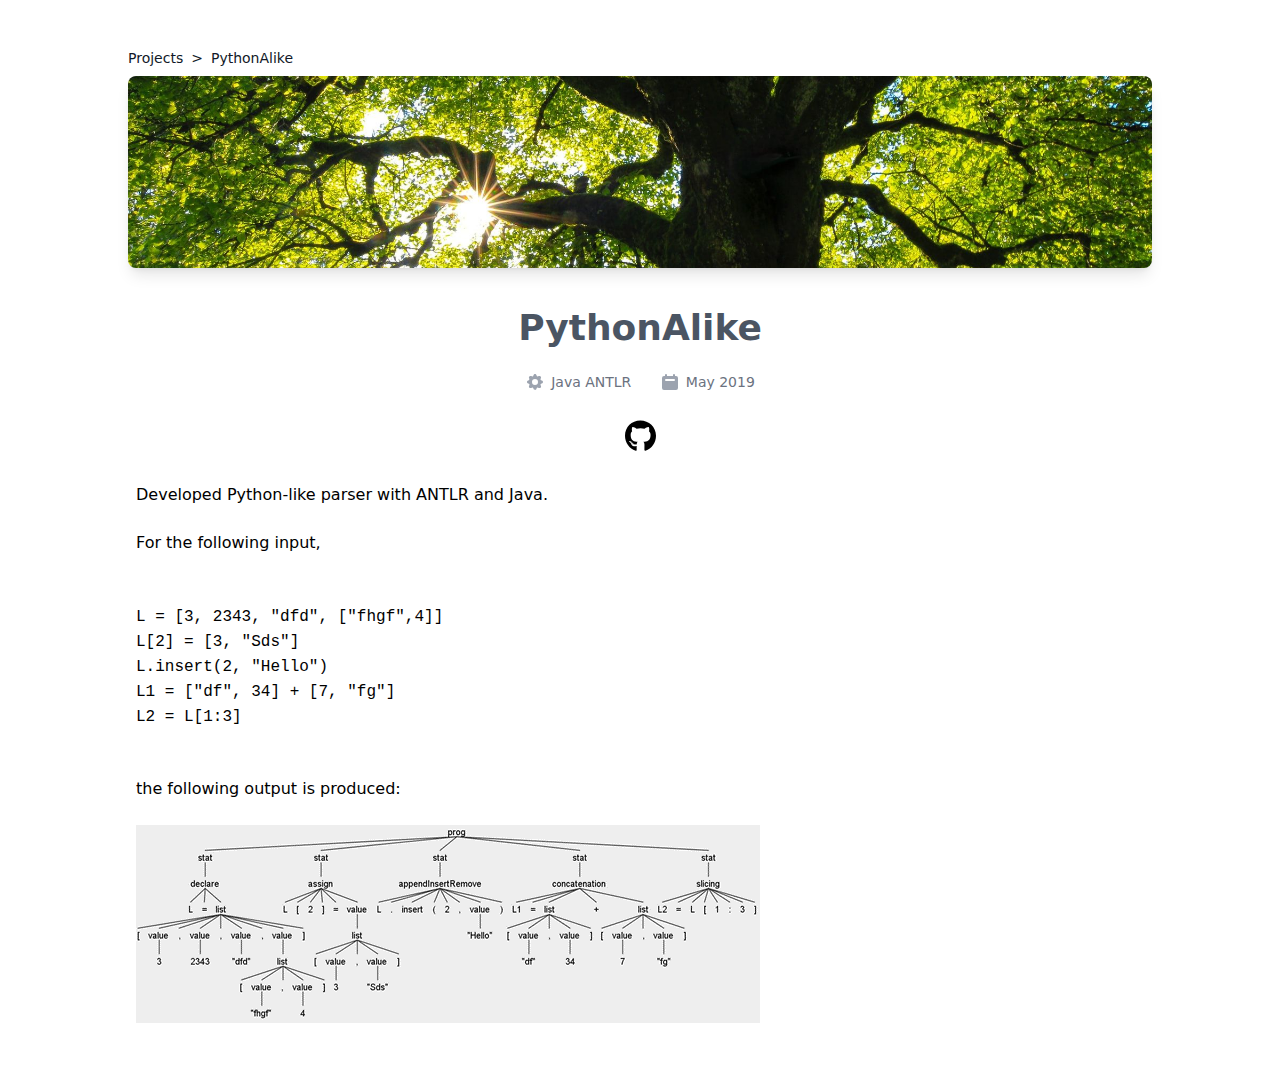
<file: projects/pythonalike.html>
<!DOCTYPE html><html><head><meta charSet="utf-8"/><meta name="viewport" content="width=device-width"/><title> PythonAlike </title><link rel="preload" as="image" imageSrcSet="/public/strapi/uploads/thumbnail_python_Alike_183916606c.jpg?imwidth=640 640w, /public/strapi/uploads/thumbnail_python_Alike_183916606c.jpg?imwidth=750 750w, /public/strapi/uploads/thumbnail_python_Alike_183916606c.jpg?imwidth=828 828w, /public/strapi/uploads/thumbnail_python_Alike_183916606c.jpg?imwidth=1080 1080w, /public/strapi/uploads/thumbnail_python_Alike_183916606c.jpg?imwidth=1200 1200w, /public/strapi/uploads/thumbnail_python_Alike_183916606c.jpg?imwidth=1920 1920w, /public/strapi/uploads/thumbnail_python_Alike_183916606c.jpg?imwidth=2048 2048w, /public/strapi/uploads/thumbnail_python_Alike_183916606c.jpg?imwidth=3840 3840w" imageSizes="100vw"/><meta name="next-head-count" content="4"/><link rel="preload" href="/_next/static/css/52f6d2063c70cc23.css" as="style"/><link rel="stylesheet" href="/_next/static/css/52f6d2063c70cc23.css" data-n-g=""/><link rel="preload" href="/_next/static/css/5aa0d22ca45e4a86.css" as="style"/><link rel="stylesheet" href="/_next/static/css/5aa0d22ca45e4a86.css" data-n-p=""/><noscript data-n-css=""></noscript><script defer="" nomodule="" src="/_next/static/chunks/polyfills-7a92f48940f6722f.js"></script><script src="/_next/static/chunks/webpack-69bfa6990bb9e155.js" defer=""></script><script src="/_next/static/chunks/framework-a87821de553db91d.js" defer=""></script><script src="/_next/static/chunks/main-003b8947469a0036.js" defer=""></script><script src="/_next/static/chunks/pages/_app-54772c170987db80.js" defer=""></script><script src="/_next/static/chunks/a9a7754c-1aecc8a0e46db84b.js" defer=""></script><script src="/_next/static/chunks/710-3a4456ea4b72ad5e.js" defer=""></script><script src="/_next/static/chunks/133-1c9686915d1a75ca.js" defer=""></script><script src="/_next/static/chunks/pages/projects/%5Bid%5D-5ef83ca93f512fc6.js" defer=""></script><script src="/_next/static/q-GNBDSeItDqxHibM1cPY/_buildManifest.js" defer=""></script><script src="/_next/static/q-GNBDSeItDqxHibM1cPY/_ssgManifest.js" defer=""></script></head><body><div id="__next"><div class="blog-container py-10 transition duration-500"><div class="relative max-w-5xl lg:mx-auto mx-2"><div class="breadcrumb text-sm text-gray-900 font-normal flex flex-row space-x-2 my-2"><a href="/projects">Projects</a><p>&gt;</p><a href="#">PythonAlike</a></div><div class="relative blog-header-image rounded-lg shadow-lg overflow-hidden h-48 object-cover"><span style="box-sizing:border-box;display:block;overflow:hidden;width:initial;height:initial;background:none;opacity:1;border:0;margin:0;padding:0;position:absolute;top:0;left:0;bottom:0;right:0"><img alt="items.title" sizes="100vw" srcSet="/public/strapi/uploads/thumbnail_python_Alike_183916606c.jpg?imwidth=640 640w, /public/strapi/uploads/thumbnail_python_Alike_183916606c.jpg?imwidth=750 750w, /public/strapi/uploads/thumbnail_python_Alike_183916606c.jpg?imwidth=828 828w, /public/strapi/uploads/thumbnail_python_Alike_183916606c.jpg?imwidth=1080 1080w, /public/strapi/uploads/thumbnail_python_Alike_183916606c.jpg?imwidth=1200 1200w, /public/strapi/uploads/thumbnail_python_Alike_183916606c.jpg?imwidth=1920 1920w, /public/strapi/uploads/thumbnail_python_Alike_183916606c.jpg?imwidth=2048 2048w, /public/strapi/uploads/thumbnail_python_Alike_183916606c.jpg?imwidth=3840 3840w" src="/public/strapi/uploads/thumbnail_python_Alike_183916606c.jpg?imwidth=3840" decoding="async" data-nimg="fill" class="rounded-t-md" style="position:absolute;top:0;left:0;bottom:0;right:0;box-sizing:border-box;padding:0;border:none;margin:auto;display:block;width:0;height:0;min-width:100%;max-width:100%;min-height:100%;max-height:100%;object-fit:cover"/></span></div></div><div class="max-w-5xl mx-auto"><h1 class="text-center font-bold text-gray-600 text-4xl mt-10 mb-4">PythonAlike</h1><div class="grid place-items-center mb-5"><div class="flex-1 min-w-0"><div class="mt-1 flex flex-col sm:flex-row sm:flex-wrap sm:mt-0 sm:space-x-6"><div class="mt-2 flex items-center text-sm text-gray-500"><svg xmlns="http://www.w3.org/2000/svg" viewBox="0 0 20 20" fill="currentColor" aria-hidden="true" class="flex-shrink-0 mr-1.5 h-5 w-5 text-gray-400"><path fill-rule="evenodd" d="M11.49 3.17c-.38-1.56-2.6-1.56-2.98 0a1.532 1.532 0 01-2.286.948c-1.372-.836-2.942.734-2.106 2.106.54.886.061 2.042-.947 2.287-1.561.379-1.561 2.6 0 2.978a1.532 1.532 0 01.947 2.287c-.836 1.372.734 2.942 2.106 2.106a1.532 1.532 0 012.287.947c.379 1.561 2.6 1.561 2.978 0a1.533 1.533 0 012.287-.947c1.372.836 2.942-.734 2.106-2.106a1.533 1.533 0 01.947-2.287c1.561-.379 1.561-2.6 0-2.978a1.532 1.532 0 01-.947-2.287c.836-1.372-.734-2.942-2.106-2.106a1.532 1.532 0 01-2.287-.947zM10 13a3 3 0 100-6 3 3 0 000 6z" clip-rule="evenodd"></path></svg><span class="hover:text-cyan-500">Java<!-- --> <!-- --></span><span class="hover:text-cyan-500">ANTLR<!-- --> <!-- --></span></div><div class="mt-2 flex items-center text-sm text-gray-500"><svg xmlns="http://www.w3.org/2000/svg" viewBox="0 0 20 20" fill="currentColor" aria-hidden="true" class="flex-shrink-0 mr-1.5 h-5 w-5 text-gray-400"><path fill-rule="evenodd" d="M6 2a1 1 0 00-1 1v1H4a2 2 0 00-2 2v10a2 2 0 002 2h12a2 2 0 002-2V6a2 2 0 00-2-2h-1V3a1 1 0 10-2 0v1H7V3a1 1 0 00-1-1zm0 5a1 1 0 000 2h8a1 1 0 100-2H6z" clip-rule="evenodd"></path></svg>May 2019<!-- --></div></div></div></div><div class="grid place-items-center mb-7"><div class="mt-2 flex items-center"><a href="https://github.com/AbdallahAccaoui/PythonAlike" target="_blank" rel="noopener noreferrer"><svg aria-hidden="true" focusable="false" data-prefix="fab" data-icon="github" class="svg-inline--fa fa-github fa-2x " role="img" xmlns="http://www.w3.org/2000/svg" viewBox="0 0 496 512"><path fill="currentColor" d="M165.9 397.4c0 2-2.3 3.6-5.2 3.6-3.3 .3-5.6-1.3-5.6-3.6 0-2 2.3-3.6 5.2-3.6 3-.3 5.6 1.3 5.6 3.6zm-31.1-4.5c-.7 2 1.3 4.3 4.3 4.9 2.6 1 5.6 0 6.2-2s-1.3-4.3-4.3-5.2c-2.6-.7-5.5 .3-6.2 2.3zm44.2-1.7c-2.9 .7-4.9 2.6-4.6 4.9 .3 2 2.9 3.3 5.9 2.6 2.9-.7 4.9-2.6 4.6-4.6-.3-1.9-3-3.2-5.9-2.9zM244.8 8C106.1 8 0 113.3 0 252c0 110.9 69.8 205.8 169.5 239.2 12.8 2.3 17.3-5.6 17.3-12.1 0-6.2-.3-40.4-.3-61.4 0 0-70 15-84.7-29.8 0 0-11.4-29.1-27.8-36.6 0 0-22.9-15.7 1.6-15.4 0 0 24.9 2 38.6 25.8 21.9 38.6 58.6 27.5 72.9 20.9 2.3-16 8.8-27.1 16-33.7-55.9-6.2-112.3-14.3-112.3-110.5 0-27.5 7.6-41.3 23.6-58.9-2.6-6.5-11.1-33.3 2.6-67.9 20.9-6.5 69 27 69 27 20-5.6 41.5-8.5 62.8-8.5s42.8 2.9 62.8 8.5c0 0 48.1-33.6 69-27 13.7 34.7 5.2 61.4 2.6 67.9 16 17.7 25.8 31.5 25.8 58.9 0 96.5-58.9 104.2-114.8 110.5 9.2 7.9 17 22.9 17 46.4 0 33.7-.3 75.4-.3 83.6 0 6.5 4.6 14.4 17.3 12.1C428.2 457.8 496 362.9 496 252 496 113.3 383.5 8 244.8 8zM97.2 352.9c-1.3 1-1 3.3 .7 5.2 1.6 1.6 3.9 2.3 5.2 1 1.3-1 1-3.3-.7-5.2-1.6-1.6-3.9-2.3-5.2-1zm-10.8-8.1c-.7 1.3 .3 2.9 2.3 3.9 1.6 1 3.6 .7 4.3-.7 .7-1.3-.3-2.9-2.3-3.9-2-.6-3.6-.3-4.3 .7zm32.4 35.6c-1.6 1.3-1 4.3 1.3 6.2 2.3 2.3 5.2 2.6 6.5 1 1.3-1.3 .7-4.3-1.3-6.2-2.2-2.3-5.2-2.6-6.5-1zm-11.4-14.7c-1.6 1-1.6 3.6 0 5.9 1.6 2.3 4.3 3.3 5.6 2.3 1.6-1.3 1.6-3.9 0-6.2-1.4-2.3-4-3.3-5.6-2z"></path></svg></a></div></div><div class="whitespace-pre-line mx-2"><p>Developed Python-like parser with ANTLR and Java.</p>
<p>For the following input,</p>
<code>
L = [3, 2343, "dfd", ["fhgf",4]]
L[2] = [3, "Sds"]
L.insert(2, "Hello")
L1 = ["df", 34] + [7, "fg"]
L2 = L[1:3]
</code>

<p>the following output is produced:</p>
<p><img src="/public/strapi/uploads/antlr_32919f21c6.png" alt="antlr.png"></p>
</div></div></div></div><script id="__NEXT_DATA__" type="application/json">{"props":{"pageProps":{"projectData":{"keyProjectName":"pythonalike","id":5,"attributes":{"projectName":"PythonAlike","publishedDate":"2019-05-01","description":"Developed Python-like parser with ANTLR and Java.\n\nFor the following input,\n\n\u003ccode\u003e\nL = [3, 2343, \"dfd\", [\"fhgf\",4]]\nL[2] = [3, \"Sds\"]\nL.insert(2, \"Hello\")\nL1 = [\"df\", 34] + [7, \"fg\"]\nL2 = L[1:3]\n\u003c/code\u003e\n\nthe following output is produced:\n\n![antlr.png](/public/strapi/uploads/antlr_32919f21c6.png)\n\n","createdAt":"2022-08-25T13:35:57.248Z","updatedAt":"2022-08-25T13:35:59.062Z","publishedAt":"2022-08-25T13:35:59.061Z","githubLink":"https://github.com/AbdallahAccaoui/PythonAlike","photos":{"data":[{"id":14,"attributes":{"name":"antlr.png","alternativeText":"antlr.png","caption":"antlr.png","width":624,"height":198,"formats":{"thumbnail":{"name":"thumbnail_antlr.png","hash":"thumbnail_antlr_32919f21c6","ext":".png","mime":"image/png","path":null,"width":245,"height":78,"size":13.14,"url":"/uploads/thumbnail_antlr_32919f21c6.png"},"small":{"name":"small_antlr.png","hash":"small_antlr_32919f21c6","ext":".png","mime":"image/png","path":null,"width":500,"height":159,"size":40.14,"url":"/uploads/small_antlr_32919f21c6.png"}},"hash":"antlr_32919f21c6","ext":".png","mime":"image/png","size":10.37,"url":"/uploads/antlr_32919f21c6.png","previewUrl":null,"provider":"local","provider_metadata":null,"createdAt":"2022-08-25T13:35:36.226Z","updatedAt":"2022-08-25T13:35:36.226Z"}},{"id":15,"attributes":{"name":"thumbnail-pythonAlike.jpg","alternativeText":"thumbnail-pythonAlike.jpg","caption":"thumbnail-pythonAlike.jpg","width":1920,"height":1162,"formats":{"thumbnail":{"name":"thumbnail_thumbnail-pythonAlike.jpg","hash":"thumbnail_thumbnail_python_Alike_183916606c","ext":".jpg","mime":"image/jpeg","path":null,"width":245,"height":148,"size":16.17,"url":"/uploads/thumbnail_thumbnail_python_Alike_183916606c.jpg"},"large":{"name":"large_thumbnail-pythonAlike.jpg","hash":"large_thumbnail_python_Alike_183916606c","ext":".jpg","mime":"image/jpeg","path":null,"width":1000,"height":605,"size":236.31,"url":"/uploads/large_thumbnail_python_Alike_183916606c.jpg"},"medium":{"name":"medium_thumbnail-pythonAlike.jpg","hash":"medium_thumbnail_python_Alike_183916606c","ext":".jpg","mime":"image/jpeg","path":null,"width":750,"height":454,"size":138.42,"url":"/uploads/medium_thumbnail_python_Alike_183916606c.jpg"},"small":{"name":"small_thumbnail-pythonAlike.jpg","hash":"small_thumbnail_python_Alike_183916606c","ext":".jpg","mime":"image/jpeg","path":null,"width":500,"height":303,"size":63.38,"url":"/uploads/small_thumbnail_python_Alike_183916606c.jpg"}},"hash":"thumbnail_python_Alike_183916606c","ext":".jpg","mime":"image/jpeg","size":739.23,"url":"/uploads/thumbnail_python_Alike_183916606c.jpg","previewUrl":null,"provider":"local","provider_metadata":null,"createdAt":"2022-08-25T13:35:36.515Z","updatedAt":"2022-08-25T13:35:36.515Z"}}]},"projectTagLnk":{"data":[{"id":1,"attributes":{"tagName":"Java","createdAt":"2022-07-18T20:10:26.761Z","updatedAt":"2022-07-18T20:22:04.165Z","publishedAt":"2022-07-18T20:10:29.101Z","knowledgeLevel":"Intermediate","skillGrowth":"Decline"}},{"id":13,"attributes":{"tagName":"ANTLR","createdAt":"2022-08-25T13:37:35.408Z","updatedAt":"2022-08-25T13:37:38.317Z","publishedAt":"2022-08-25T13:37:38.314Z","knowledgeLevel":"Basic","skillGrowth":"Decline"}}]}}}},"__N_SSG":true},"page":"/projects/[id]","query":{"id":"pythonalike"},"buildId":"q-GNBDSeItDqxHibM1cPY","isFallback":false,"gsp":true,"scriptLoader":[]}</script></body></html>
</file>
<file: _next/static/css/5aa0d22ca45e4a86.css>
:host,:root{--fa-font-solid:normal 900 1em/1 "Font Awesome 6 Solid";--fa-font-regular:normal 400 1em/1 "Font Awesome 6 Regular";--fa-font-light:normal 300 1em/1 "Font Awesome 6 Light";--fa-font-thin:normal 100 1em/1 "Font Awesome 6 Thin";--fa-font-duotone:normal 900 1em/1 "Font Awesome 6 Duotone";--fa-font-brands:normal 400 1em/1 "Font Awesome 6 Brands"}svg:not(:host).svg-inline--fa,svg:not(:root).svg-inline--fa{overflow:visible;box-sizing:content-box}.svg-inline--fa{display:var(--fa-display,inline-block);height:1em;overflow:visible;vertical-align:-.125em}.svg-inline--fa.fa-2xs{vertical-align:.1em}.svg-inline--fa.fa-xs{vertical-align:0}.svg-inline--fa.fa-sm{vertical-align:-.07143em}.svg-inline--fa.fa-lg{vertical-align:-.2em}.svg-inline--fa.fa-xl{vertical-align:-.25em}.svg-inline--fa.fa-2xl{vertical-align:-.3125em}.svg-inline--fa.fa-pull-left{margin-right:var(--fa-pull-margin,.3em);width:auto}.svg-inline--fa.fa-pull-right{margin-left:var(--fa-pull-margin,.3em);width:auto}.svg-inline--fa.fa-li{width:var(--fa-li-width,2em);top:.25em}.svg-inline--fa.fa-fw{width:var(--fa-fw-width,1.25em)}.fa-layers svg.svg-inline--fa{bottom:0;left:0;margin:auto;position:absolute;right:0;top:0}.fa-layers-counter,.fa-layers-text{display:inline-block;position:absolute;text-align:center}.fa-layers{display:inline-block;height:1em;position:relative;text-align:center;vertical-align:-.125em;width:1em}.fa-layers svg.svg-inline--fa{transform-origin:center center}.fa-layers-text{left:50%;top:50%;transform:translate(-50%,-50%);transform-origin:center center}.fa-layers-counter{background-color:var(--fa-counter-background-color,#ff253a);border-radius:var(--fa-counter-border-radius,1em);box-sizing:border-box;color:var(--fa-inverse,#fff);line-height:var(--fa-counter-line-height,1);max-width:var(--fa-counter-max-width,5em);min-width:var(--fa-counter-min-width,1.5em);overflow:hidden;padding:var(--fa-counter-padding,.25em .5em);right:var(--fa-right,0);text-overflow:ellipsis;top:var(--fa-top,0);transform:scale(var(--fa-counter-scale,.25));transform-origin:top right}.fa-layers-bottom-right{bottom:var(--fa-bottom,0);right:var(--fa-right,0);top:auto;transform:scale(var(--fa-layers-scale,.25));transform-origin:bottom right}.fa-layers-bottom-left{bottom:var(--fa-bottom,0);left:var(--fa-left,0);right:auto;top:auto;transform:scale(var(--fa-layers-scale,.25));transform-origin:bottom left}.fa-layers-top-right{top:var(--fa-top,0);right:var(--fa-right,0);transform:scale(var(--fa-layers-scale,.25));transform-origin:top right}.fa-layers-top-left{left:var(--fa-left,0);right:auto;top:var(--fa-top,0);transform:scale(var(--fa-layers-scale,.25));transform-origin:top left}.fa-1x{font-size:1em}.fa-2x{font-size:2em}.fa-3x{font-size:3em}.fa-4x{font-size:4em}.fa-5x{font-size:5em}.fa-6x{font-size:6em}.fa-7x{font-size:7em}.fa-8x{font-size:8em}.fa-9x{font-size:9em}.fa-10x{font-size:10em}.fa-2xs{font-size:.625em;line-height:.1em;vertical-align:.225em}.fa-xs{font-size:.75em;line-height:.08333em;vertical-align:.125em}.fa-sm{font-size:.875em;line-height:.07143em;vertical-align:.05357em}.fa-lg{font-size:1.25em;line-height:.05em;vertical-align:-.075em}.fa-xl{font-size:1.5em;line-height:.04167em;vertical-align:-.125em}.fa-2xl{font-size:2em;line-height:.03125em;vertical-align:-.1875em}.fa-fw{text-align:center;width:1.25em}.fa-ul{list-style-type:none;margin-left:var(--fa-li-margin,2.5em);padding-left:0}.fa-ul>li{position:relative}.fa-li{left:calc(var(--fa-li-width, 2em) * -1);position:absolute;text-align:center;width:var(--fa-li-width,2em);line-height:inherit}.fa-border{border-color:var(--fa-border-color,#eee);border-radius:var(--fa-border-radius,.1em);border-style:var(--fa-border-style,solid);border-width:var(--fa-border-width,.08em);padding:var(--fa-border-padding,.2em .25em .15em)}.fa-pull-left{float:left;margin-right:var(--fa-pull-margin,.3em)}.fa-pull-right{float:right;margin-left:var(--fa-pull-margin,.3em)}.fa-beat{-webkit-animation-name:fa-beat;animation-name:fa-beat;-webkit-animation-delay:var(--fa-animation-delay,0);animation-delay:var(--fa-animation-delay,0);-webkit-animation-direction:var(--fa-animation-direction,normal);animation-direction:var(--fa-animation-direction,normal);-webkit-animation-duration:var(--fa-animation-duration,1s);animation-duration:var(--fa-animation-duration,1s);-webkit-animation-iteration-count:var(--fa-animation-iteration-count,infinite);animation-iteration-count:var(--fa-animation-iteration-count,infinite);-webkit-animation-timing-function:var(--fa-animation-timing,ease-in-out);animation-timing-function:var(--fa-animation-timing,ease-in-out)}.fa-bounce{-webkit-animation-name:fa-bounce;animation-name:fa-bounce;-webkit-animation-delay:var(--fa-animation-delay,0);animation-delay:var(--fa-animation-delay,0);-webkit-animation-direction:var(--fa-animation-direction,normal);animation-direction:var(--fa-animation-direction,normal);-webkit-animation-duration:var(--fa-animation-duration,1s);animation-duration:var(--fa-animation-duration,1s);-webkit-animation-iteration-count:var(--fa-animation-iteration-count,infinite);animation-iteration-count:var(--fa-animation-iteration-count,infinite);-webkit-animation-timing-function:var(--fa-animation-timing,cubic-bezier(.28,.84,.42,1));animation-timing-function:var(--fa-animation-timing,cubic-bezier(.28,.84,.42,1))}.fa-fade{-webkit-animation-name:fa-fade;animation-name:fa-fade;-webkit-animation-iteration-count:var(--fa-animation-iteration-count,infinite);animation-iteration-count:var(--fa-animation-iteration-count,infinite);-webkit-animation-timing-function:var(--fa-animation-timing,cubic-bezier(.4,0,.6,1));animation-timing-function:var(--fa-animation-timing,cubic-bezier(.4,0,.6,1))}.fa-beat-fade,.fa-fade{-webkit-animation-delay:var(--fa-animation-delay,0);animation-delay:var(--fa-animation-delay,0);-webkit-animation-direction:var(--fa-animation-direction,normal);animation-direction:var(--fa-animation-direction,normal);-webkit-animation-duration:var(--fa-animation-duration,1s);animation-duration:var(--fa-animation-duration,1s)}.fa-beat-fade{-webkit-animation-name:fa-beat-fade;animation-name:fa-beat-fade;-webkit-animation-iteration-count:var(--fa-animation-iteration-count,infinite);animation-iteration-count:var(--fa-animation-iteration-count,infinite);-webkit-animation-timing-function:var(--fa-animation-timing,cubic-bezier(.4,0,.6,1));animation-timing-function:var(--fa-animation-timing,cubic-bezier(.4,0,.6,1))}.fa-flip{-webkit-animation-name:fa-flip;animation-name:fa-flip;-webkit-animation-delay:var(--fa-animation-delay,0);animation-delay:var(--fa-animation-delay,0);-webkit-animation-direction:var(--fa-animation-direction,normal);animation-direction:var(--fa-animation-direction,normal);-webkit-animation-duration:var(--fa-animation-duration,1s);animation-duration:var(--fa-animation-duration,1s);-webkit-animation-iteration-count:var(--fa-animation-iteration-count,infinite);animation-iteration-count:var(--fa-animation-iteration-count,infinite);-webkit-animation-timing-function:var(--fa-animation-timing,ease-in-out);animation-timing-function:var(--fa-animation-timing,ease-in-out)}.fa-shake{-webkit-animation-name:fa-shake;animation-name:fa-shake;-webkit-animation-duration:var(--fa-animation-duration,1s);animation-duration:var(--fa-animation-duration,1s);-webkit-animation-iteration-count:var(--fa-animation-iteration-count,infinite);animation-iteration-count:var(--fa-animation-iteration-count,infinite);-webkit-animation-timing-function:var(--fa-animation-timing,linear);animation-timing-function:var(--fa-animation-timing,linear)}.fa-shake,.fa-spin{-webkit-animation-delay:var(--fa-animation-delay,0);animation-delay:var(--fa-animation-delay,0);-webkit-animation-direction:var(--fa-animation-direction,normal);animation-direction:var(--fa-animation-direction,normal)}.fa-spin{-webkit-animation-name:fa-spin;animation-name:fa-spin;-webkit-animation-duration:var(--fa-animation-duration,2s);animation-duration:var(--fa-animation-duration,2s);-webkit-animation-iteration-count:var(--fa-animation-iteration-count,infinite);animation-iteration-count:var(--fa-animation-iteration-count,infinite);-webkit-animation-timing-function:var(--fa-animation-timing,linear);animation-timing-function:var(--fa-animation-timing,linear)}.fa-spin-reverse{--fa-animation-direction:reverse}.fa-pulse,.fa-spin-pulse{-webkit-animation-name:fa-spin;animation-name:fa-spin;-webkit-animation-direction:var(--fa-animation-direction,normal);animation-direction:var(--fa-animation-direction,normal);-webkit-animation-duration:var(--fa-animation-duration,1s);animation-duration:var(--fa-animation-duration,1s);-webkit-animation-iteration-count:var(--fa-animation-iteration-count,infinite);animation-iteration-count:var(--fa-animation-iteration-count,infinite);-webkit-animation-timing-function:var(--fa-animation-timing,steps(8));animation-timing-function:var(--fa-animation-timing,steps(8))}@media (prefers-reduced-motion:reduce){.fa-beat,.fa-beat-fade,.fa-bounce,.fa-fade,.fa-flip,.fa-pulse,.fa-shake,.fa-spin,.fa-spin-pulse{-webkit-animation-delay:-1ms;animation-delay:-1ms;-webkit-animation-duration:1ms;animation-duration:1ms;-webkit-animation-iteration-count:1;animation-iteration-count:1;transition-delay:0s;transition-duration:0s}}@-webkit-keyframes fa-beat{0%,90%{transform:scale(1)}45%{transform:scale(var(--fa-beat-scale,1.25))}}@keyframes fa-beat{0%,90%{transform:scale(1)}45%{transform:scale(var(--fa-beat-scale,1.25))}}@-webkit-keyframes fa-bounce{0%{transform:scale(1) translateY(0)}10%{transform:scale(var(--fa-bounce-start-scale-x,1.1),var(--fa-bounce-start-scale-y,.9)) translateY(0)}30%{transform:scale(var(--fa-bounce-jump-scale-x,.9),var(--fa-bounce-jump-scale-y,1.1)) translateY(var(--fa-bounce-height,-.5em))}50%{transform:scale(var(--fa-bounce-land-scale-x,1.05),var(--fa-bounce-land-scale-y,.95)) translateY(0)}57%{transform:scale(1) translateY(var(--fa-bounce-rebound,-.125em))}64%{transform:scale(1) translateY(0)}to{transform:scale(1) translateY(0)}}@keyframes fa-bounce{0%{transform:scale(1) translateY(0)}10%{transform:scale(var(--fa-bounce-start-scale-x,1.1),var(--fa-bounce-start-scale-y,.9)) translateY(0)}30%{transform:scale(var(--fa-bounce-jump-scale-x,.9),var(--fa-bounce-jump-scale-y,1.1)) translateY(var(--fa-bounce-height,-.5em))}50%{transform:scale(var(--fa-bounce-land-scale-x,1.05),var(--fa-bounce-land-scale-y,.95)) translateY(0)}57%{transform:scale(1) translateY(var(--fa-bounce-rebound,-.125em))}64%{transform:scale(1) translateY(0)}to{transform:scale(1) translateY(0)}}@-webkit-keyframes fa-fade{50%{opacity:var(--fa-fade-opacity,.4)}}@keyframes fa-fade{50%{opacity:var(--fa-fade-opacity,.4)}}@-webkit-keyframes fa-beat-fade{0%,to{opacity:var(--fa-beat-fade-opacity,.4);transform:scale(1)}50%{opacity:1;transform:scale(var(--fa-beat-fade-scale,1.125))}}@keyframes fa-beat-fade{0%,to{opacity:var(--fa-beat-fade-opacity,.4);transform:scale(1)}50%{opacity:1;transform:scale(var(--fa-beat-fade-scale,1.125))}}@-webkit-keyframes fa-flip{50%{transform:rotate3d(var(--fa-flip-x,0),var(--fa-flip-y,1),var(--fa-flip-z,0),var(--fa-flip-angle,-180deg))}}@keyframes fa-flip{50%{transform:rotate3d(var(--fa-flip-x,0),var(--fa-flip-y,1),var(--fa-flip-z,0),var(--fa-flip-angle,-180deg))}}@-webkit-keyframes fa-shake{0%{transform:rotate(-15deg)}4%{transform:rotate(15deg)}24%,8%{transform:rotate(-18deg)}12%,28%{transform:rotate(18deg)}16%{transform:rotate(-22deg)}20%{transform:rotate(22deg)}32%{transform:rotate(-12deg)}36%{transform:rotate(12deg)}40%,to{transform:rotate(0deg)}}@keyframes fa-shake{0%{transform:rotate(-15deg)}4%{transform:rotate(15deg)}24%,8%{transform:rotate(-18deg)}12%,28%{transform:rotate(18deg)}16%{transform:rotate(-22deg)}20%{transform:rotate(22deg)}32%{transform:rotate(-12deg)}36%{transform:rotate(12deg)}40%,to{transform:rotate(0deg)}}@-webkit-keyframes fa-spin{0%{transform:rotate(0deg)}to{transform:rotate(1turn)}}@keyframes fa-spin{0%{transform:rotate(0deg)}to{transform:rotate(1turn)}}.fa-rotate-90{transform:rotate(90deg)}.fa-rotate-180{transform:rotate(180deg)}.fa-rotate-270{transform:rotate(270deg)}.fa-flip-horizontal{transform:scaleX(-1)}.fa-flip-vertical{transform:scaleY(-1)}.fa-flip-both,.fa-flip-horizontal.fa-flip-vertical{transform:scale(-1)}.fa-rotate-by{transform:rotate(var(--fa-rotate-angle,none))}.fa-stack{display:inline-block;vertical-align:middle;height:2em;position:relative;width:2.5em}.fa-stack-1x,.fa-stack-2x{bottom:0;left:0;margin:auto;position:absolute;right:0;top:0;z-index:var(--fa-stack-z-index,auto)}.svg-inline--fa.fa-stack-1x{height:1em;width:1.25em}.svg-inline--fa.fa-stack-2x{height:2em;width:2.5em}.fa-inverse{color:var(--fa-inverse,#fff)}.fa-sr-only,.fa-sr-only-focusable:not(:focus),.sr-only,.sr-only-focusable:not(:focus){position:absolute;width:1px;height:1px;padding:0;margin:-1px;overflow:hidden;clip:rect(0,0,0,0);white-space:nowrap;border-width:0}.svg-inline--fa .fa-primary{fill:var(--fa-primary-color,currentColor);opacity:var(--fa-primary-opacity,1)}.svg-inline--fa .fa-secondary{fill:var(--fa-secondary-color,currentColor)}.svg-inline--fa .fa-secondary,.svg-inline--fa.fa-swap-opacity .fa-primary{opacity:var(--fa-secondary-opacity,.4)}.svg-inline--fa.fa-swap-opacity .fa-secondary{opacity:var(--fa-primary-opacity,1)}.svg-inline--fa mask .fa-primary,.svg-inline--fa mask .fa-secondary{fill:#000}.fa-duotone.fa-inverse,.fad.fa-inverse{color:var(--fa-inverse,#fff)}
</file>
<file: _next/static/css/52f6d2063c70cc23.css>
/*
! tailwindcss v3.1.5 | MIT License | https://tailwindcss.com
*/*,:after,:before{box-sizing:border-box;border:0 solid #e5e7eb}:after,:before{--tw-content:""}html{line-height:1.5;-webkit-text-size-adjust:100%;-moz-tab-size:4;-o-tab-size:4;tab-size:4;font-family:ui-sans-serif,system-ui,-apple-system,BlinkMacSystemFont,Segoe UI,Roboto,Helvetica Neue,Arial,Noto Sans,sans-serif,Apple Color Emoji,Segoe UI Emoji,Segoe UI Symbol,Noto Color Emoji}body{margin:0;line-height:inherit}hr{height:0;color:inherit;border-top-width:1px}abbr:where([title]){-webkit-text-decoration:underline dotted;text-decoration:underline dotted}h1,h2,h3,h4,h5,h6{font-size:inherit;font-weight:inherit}a{color:inherit;text-decoration:inherit}b,strong{font-weight:bolder}code,kbd,pre,samp{font-family:ui-monospace,SFMono-Regular,Menlo,Monaco,Consolas,Liberation Mono,Courier New,monospace;font-size:1em}small{font-size:80%}sub,sup{font-size:75%;line-height:0;position:relative;vertical-align:baseline}sub{bottom:-.25em}sup{top:-.5em}table{text-indent:0;border-color:inherit;border-collapse:collapse}button,input,optgroup,select,textarea{font-family:inherit;font-size:100%;font-weight:inherit;line-height:inherit;color:inherit;margin:0;padding:0}button,select{text-transform:none}[type=button],[type=reset],[type=submit],button{-webkit-appearance:button;background-color:transparent;background-image:none}:-moz-focusring{outline:auto}:-moz-ui-invalid{box-shadow:none}progress{vertical-align:baseline}::-webkit-inner-spin-button,::-webkit-outer-spin-button{height:auto}[type=search]{-webkit-appearance:textfield;outline-offset:-2px}::-webkit-search-decoration{-webkit-appearance:none}::-webkit-file-upload-button{-webkit-appearance:button;font:inherit}summary{display:list-item}blockquote,dd,dl,figure,h1,h2,h3,h4,h5,h6,hr,p,pre{margin:0}fieldset{margin:0}fieldset,legend{padding:0}menu,ol,ul{list-style:none;margin:0;padding:0}textarea{resize:vertical}input::-moz-placeholder,textarea::-moz-placeholder{opacity:1;color:#9ca3af}input::placeholder,textarea::placeholder{opacity:1;color:#9ca3af}[role=button],button{cursor:pointer}:disabled{cursor:default}audio,canvas,embed,iframe,img,object,svg,video{display:block;vertical-align:middle}img,video{max-width:100%;height:auto}*,:after,:before{--tw-border-spacing-x:0;--tw-border-spacing-y:0;--tw-translate-x:0;--tw-translate-y:0;--tw-rotate:0;--tw-skew-x:0;--tw-skew-y:0;--tw-scale-x:1;--tw-scale-y:1;--tw-pan-x: ;--tw-pan-y: ;--tw-pinch-zoom: ;--tw-scroll-snap-strictness:proximity;--tw-ordinal: ;--tw-slashed-zero: ;--tw-numeric-figure: ;--tw-numeric-spacing: ;--tw-numeric-fraction: ;--tw-ring-inset: ;--tw-ring-offset-width:0px;--tw-ring-offset-color:#fff;--tw-ring-color:rgba(59,130,246,.5);--tw-ring-offset-shadow:0 0 #0000;--tw-ring-shadow:0 0 #0000;--tw-shadow:0 0 #0000;--tw-shadow-colored:0 0 #0000;--tw-blur: ;--tw-brightness: ;--tw-contrast: ;--tw-grayscale: ;--tw-hue-rotate: ;--tw-invert: ;--tw-saturate: ;--tw-sepia: ;--tw-drop-shadow: ;--tw-backdrop-blur: ;--tw-backdrop-brightness: ;--tw-backdrop-contrast: ;--tw-backdrop-grayscale: ;--tw-backdrop-hue-rotate: ;--tw-backdrop-invert: ;--tw-backdrop-opacity: ;--tw-backdrop-saturate: ;--tw-backdrop-sepia: }::-webkit-backdrop{--tw-border-spacing-x:0;--tw-border-spacing-y:0;--tw-translate-x:0;--tw-translate-y:0;--tw-rotate:0;--tw-skew-x:0;--tw-skew-y:0;--tw-scale-x:1;--tw-scale-y:1;--tw-pan-x: ;--tw-pan-y: ;--tw-pinch-zoom: ;--tw-scroll-snap-strictness:proximity;--tw-ordinal: ;--tw-slashed-zero: ;--tw-numeric-figure: ;--tw-numeric-spacing: ;--tw-numeric-fraction: ;--tw-ring-inset: ;--tw-ring-offset-width:0px;--tw-ring-offset-color:#fff;--tw-ring-color:rgba(59,130,246,.5);--tw-ring-offset-shadow:0 0 #0000;--tw-ring-shadow:0 0 #0000;--tw-shadow:0 0 #0000;--tw-shadow-colored:0 0 #0000;--tw-blur: ;--tw-brightness: ;--tw-contrast: ;--tw-grayscale: ;--tw-hue-rotate: ;--tw-invert: ;--tw-saturate: ;--tw-sepia: ;--tw-drop-shadow: ;--tw-backdrop-blur: ;--tw-backdrop-brightness: ;--tw-backdrop-contrast: ;--tw-backdrop-grayscale: ;--tw-backdrop-hue-rotate: ;--tw-backdrop-invert: ;--tw-backdrop-opacity: ;--tw-backdrop-saturate: ;--tw-backdrop-sepia: }::backdrop{--tw-border-spacing-x:0;--tw-border-spacing-y:0;--tw-translate-x:0;--tw-translate-y:0;--tw-rotate:0;--tw-skew-x:0;--tw-skew-y:0;--tw-scale-x:1;--tw-scale-y:1;--tw-pan-x: ;--tw-pan-y: ;--tw-pinch-zoom: ;--tw-scroll-snap-strictness:proximity;--tw-ordinal: ;--tw-slashed-zero: ;--tw-numeric-figure: ;--tw-numeric-spacing: ;--tw-numeric-fraction: ;--tw-ring-inset: ;--tw-ring-offset-width:0px;--tw-ring-offset-color:#fff;--tw-ring-color:rgba(59,130,246,.5);--tw-ring-offset-shadow:0 0 #0000;--tw-ring-shadow:0 0 #0000;--tw-shadow:0 0 #0000;--tw-shadow-colored:0 0 #0000;--tw-blur: ;--tw-brightness: ;--tw-contrast: ;--tw-grayscale: ;--tw-hue-rotate: ;--tw-invert: ;--tw-saturate: ;--tw-sepia: ;--tw-drop-shadow: ;--tw-backdrop-blur: ;--tw-backdrop-brightness: ;--tw-backdrop-contrast: ;--tw-backdrop-grayscale: ;--tw-backdrop-hue-rotate: ;--tw-backdrop-invert: ;--tw-backdrop-opacity: ;--tw-backdrop-saturate: ;--tw-backdrop-sepia: }.container{width:100%}@media (min-width:640px){.container{max-width:640px}}@media (min-width:768px){.container{max-width:768px}}@media (min-width:1024px){.container{max-width:1024px}}@media (min-width:1280px){.container{max-width:1280px}}@media (min-width:1536px){.container{max-width:1536px}}.sr-only{width:1px;height:1px;padding:0;margin:-1px;overflow:hidden;clip:rect(0,0,0,0);white-space:nowrap;border-width:0}.absolute,.sr-only{position:absolute}.relative{position:relative}.sticky{position:-webkit-sticky;position:sticky}.inset-y-0{top:0;bottom:0}.top-0{top:0}.left-0{left:0}.-right-7{right:-1.75rem}.-bottom-7{bottom:-1.75rem}.right-0{right:0}.z-10{z-index:10}.z-\[-1\]{z-index:-1}.z-50{z-index:50}.mx-auto{margin-left:auto;margin-right:auto}.mx-5{margin-left:1.25rem;margin-right:1.25rem}.my-16{margin-top:4rem;margin-bottom:4rem}.mx-10{margin-left:2.5rem;margin-right:2.5rem}.-mx-4{margin-left:-1rem;margin-right:-1rem}.-mx-3{margin-left:-.75rem;margin-right:-.75rem}.my-4{margin-top:1rem;margin-bottom:1rem}.mx-2{margin-left:.5rem;margin-right:.5rem}.my-2{margin-top:.5rem;margin-bottom:.5rem}.mt-7{margin-top:1.75rem}.mb-16{margin-bottom:4rem}.mt-3{margin-top:.75rem}.mt-5{margin-top:1.25rem}.mb-12{margin-bottom:3rem}.mb-2{margin-bottom:.5rem}.mb-4{margin-bottom:1rem}.mt-4{margin-top:1rem}.mt-2{margin-top:.5rem}.mt-10{margin-top:2.5rem}.mb-8{margin-bottom:2rem}.mt-12{margin-top:3rem}.ml-4{margin-left:1rem}.mr-2{margin-right:.5rem}.mr-1\.5{margin-right:.375rem}.mr-1{margin-right:.25rem}.mb-3{margin-bottom:.75rem}.mt-1{margin-top:.25rem}.mb-5{margin-bottom:1.25rem}.mb-7{margin-bottom:1.75rem}.ml-3{margin-left:.75rem}.block{display:block}.flex{display:flex}.inline-flex{display:inline-flex}.grid{display:grid}.hidden{display:none}.h-48{height:12rem}.h-5{height:1.25rem}.h-24{height:6rem}.h-16{height:4rem}.h-6{height:1.5rem}.h-8{height:2rem}.w-auto{width:auto}.w-full{width:100%}.w-5{width:1.25rem}.w-6{width:1.5rem}.w-8{width:2rem}.min-w-0{min-width:0}.max-w-5xl{max-width:64rem}.max-w-screen-xl{max-width:1280px}.max-w-sm{max-width:24rem}.max-w-xl{max-width:36rem}.max-w-md{max-width:28rem}.max-w-7xl{max-width:80rem}.flex-1{flex:1 1 0%}.flex-shrink-0{flex-shrink:0}.transform{transform:translate(var(--tw-translate-x),var(--tw-translate-y)) rotate(var(--tw-rotate)) skewX(var(--tw-skew-x)) skewY(var(--tw-skew-y)) scaleX(var(--tw-scale-x)) scaleY(var(--tw-scale-y))}@-webkit-keyframes pulse{50%{opacity:.5}}@keyframes pulse{50%{opacity:.5}}.animate-\[pulse_1s\]{-webkit-animation:pulse 1s;animation:pulse 1s}.flex-row{flex-direction:row}.flex-col{flex-direction:column}.flex-wrap{flex-wrap:wrap}.place-items-center{place-items:center}.items-center{align-items:center}.justify-center{justify-content:center}.justify-between{justify-content:space-between}.gap-2{gap:.5rem}.space-x-2>:not([hidden])~:not([hidden]){--tw-space-x-reverse:0;margin-right:calc(.5rem * var(--tw-space-x-reverse));margin-left:calc(.5rem * calc(1 - var(--tw-space-x-reverse)))}.space-x-4>:not([hidden])~:not([hidden]){--tw-space-x-reverse:0;margin-right:calc(1rem * var(--tw-space-x-reverse));margin-left:calc(1rem * calc(1 - var(--tw-space-x-reverse)))}.space-y-1>:not([hidden])~:not([hidden]){--tw-space-y-reverse:0;margin-top:calc(.25rem * calc(1 - var(--tw-space-y-reverse)));margin-bottom:calc(.25rem * var(--tw-space-y-reverse))}.overflow-hidden{overflow:hidden}.whitespace-pre-line{white-space:pre-line}.rounded-lg{border-radius:.5rem}.rounded-full{border-radius:9999px}.rounded-2xl{border-radius:1rem}.rounded-md{border-radius:.375rem}.rounded-t-md{border-top-left-radius:.375rem;border-top-right-radius:.375rem}.border{border-width:1px}.border-4{border-width:4px}.border-t{border-top-width:1px}.border-gray-200{--tw-border-opacity:1;border-color:rgb(229 231 235/var(--tw-border-opacity))}.border-blue-500{--tw-border-opacity:1;border-color:rgb(59 130 246/var(--tw-border-opacity))}.border-blue-900{--tw-border-opacity:1;border-color:rgb(30 58 138/var(--tw-border-opacity))}.bg-white{--tw-bg-opacity:1;background-color:rgb(255 255 255/var(--tw-bg-opacity))}.bg-gray-800{--tw-bg-opacity:1;background-color:rgb(31 41 55/var(--tw-bg-opacity))}.bg-gray-900{--tw-bg-opacity:1;background-color:rgb(17 24 39/var(--tw-bg-opacity))}.stroke-cyan-300{stroke:#67e8f9}.object-cover{-o-object-fit:cover;object-fit:cover}.p-6{padding:1.5rem}.p-2{padding:.5rem}.px-4{padding-left:1rem;padding-right:1rem}.px-5{padding-left:1.25rem;padding-right:1.25rem}.px-3{padding-left:.75rem;padding-right:.75rem}.py-3{padding-top:.75rem;padding-bottom:.75rem}.py-10{padding-top:2.5rem;padding-bottom:2.5rem}.px-2{padding-left:.5rem;padding-right:.5rem}.py-2{padding-top:.5rem;padding-bottom:.5rem}.pl-8{padding-left:2rem}.pt-20{padding-top:5rem}.pb-12{padding-bottom:3rem}.pt-3{padding-top:.75rem}.pr-2{padding-right:.5rem}.pt-2{padding-top:.5rem}.pb-3{padding-bottom:.75rem}.text-center{text-align:center}.text-xl{font-size:1.25rem}.text-lg,.text-xl{line-height:1.75rem}.text-lg{font-size:1.125rem}.text-sm{font-size:.875rem;line-height:1.25rem}.text-3xl{font-size:1.875rem;line-height:2.25rem}.text-base{font-size:1rem;line-height:1.5rem}.text-4xl{font-size:2.25rem;line-height:2.5rem}.font-bold{font-weight:700}.font-semibold{font-weight:600}.font-normal{font-weight:400}.font-medium{font-weight:500}.uppercase{text-transform:uppercase}.leading-7{line-height:1.75rem}.tracking-tight{letter-spacing:-.025em}.tracking-wide{letter-spacing:.025em}.text-gray-900{--tw-text-opacity:1;color:rgb(17 24 39/var(--tw-text-opacity))}.text-sky-800{--tw-text-opacity:1;color:rgb(7 89 133/var(--tw-text-opacity))}.text-gray-500{--tw-text-opacity:1;color:rgb(107 114 128/var(--tw-text-opacity))}.text-gray-700{--tw-text-opacity:1;color:rgb(55 65 81/var(--tw-text-opacity))}.text-gray-400{--tw-text-opacity:1;color:rgb(156 163 175/var(--tw-text-opacity))}.text-sky-600{--tw-text-opacity:1;color:rgb(2 132 199/var(--tw-text-opacity))}.text-slate-600{--tw-text-opacity:1;color:rgb(71 85 105/var(--tw-text-opacity))}.text-neutral-500{--tw-text-opacity:1;color:rgb(115 115 115/var(--tw-text-opacity))}.text-gray-600{--tw-text-opacity:1;color:rgb(75 85 99/var(--tw-text-opacity))}.text-white{--tw-text-opacity:1;color:rgb(255 255 255/var(--tw-text-opacity))}.text-gray-300{--tw-text-opacity:1;color:rgb(209 213 219/var(--tw-text-opacity))}.shadow-md{--tw-shadow:0 4px 6px -1px rgba(0,0,0,.1),0 2px 4px -2px rgba(0,0,0,.1);--tw-shadow-colored:0 4px 6px -1px var(--tw-shadow-color),0 2px 4px -2px var(--tw-shadow-color)}.shadow-lg,.shadow-md{box-shadow:var(--tw-ring-offset-shadow,0 0 #0000),var(--tw-ring-shadow,0 0 #0000),var(--tw-shadow)}.shadow-lg{--tw-shadow:0 10px 15px -3px rgba(0,0,0,.1),0 4px 6px -4px rgba(0,0,0,.1);--tw-shadow-colored:0 10px 15px -3px var(--tw-shadow-color),0 4px 6px -4px var(--tw-shadow-color)}.shadow-none{--tw-shadow:0 0 #0000;--tw-shadow-colored:0 0 #0000;box-shadow:var(--tw-ring-offset-shadow,0 0 #0000),var(--tw-ring-shadow,0 0 #0000),var(--tw-shadow)}.filter{filter:var(--tw-blur) var(--tw-brightness) var(--tw-contrast) var(--tw-grayscale) var(--tw-hue-rotate) var(--tw-invert) var(--tw-saturate) var(--tw-sepia) var(--tw-drop-shadow)}.transition{transition-property:color,background-color,border-color,fill,stroke,opacity,box-shadow,transform,filter,-webkit-text-decoration-color,-webkit-backdrop-filter;transition-property:color,background-color,border-color,text-decoration-color,fill,stroke,opacity,box-shadow,transform,filter,backdrop-filter;transition-property:color,background-color,border-color,text-decoration-color,fill,stroke,opacity,box-shadow,transform,filter,backdrop-filter,-webkit-text-decoration-color,-webkit-backdrop-filter;transition-timing-function:cubic-bezier(.4,0,.2,1);transition-duration:.15s}.duration-300{transition-duration:.3s}.duration-500{transition-duration:.5s}.line-clamp-3{overflow:hidden;display:-webkit-box;-webkit-box-orient:vertical;-webkit-line-clamp:3}.before\:absolute:before{content:var(--tw-content);position:absolute}.before\:top-0:before{content:var(--tw-content);top:0}.before\:left-2:before{content:var(--tw-content);left:.5rem}.before\:h-full:before{content:var(--tw-content);height:100%}.before\:w-1:before{content:var(--tw-content);width:.25rem}.before\:bg-blue-900:before{content:var(--tw-content);--tw-bg-opacity:1;background-color:rgb(30 58 138/var(--tw-bg-opacity))}.even\:flex-row-reverse:nth-child(2n){flex-direction:row-reverse}.hover\:bg-gray-100:hover{--tw-bg-opacity:1;background-color:rgb(243 244 246/var(--tw-bg-opacity))}.hover\:bg-gray-700:hover{--tw-bg-opacity:1;background-color:rgb(55 65 81/var(--tw-bg-opacity))}.hover\:text-cyan-500:hover{--tw-text-opacity:1;color:rgb(6 182 212/var(--tw-text-opacity))}.hover\:text-white:hover{--tw-text-opacity:1;color:rgb(255 255 255/var(--tw-text-opacity))}.hover\:shadow-lg:hover{--tw-shadow:0 10px 15px -3px rgba(0,0,0,.1),0 4px 6px -4px rgba(0,0,0,.1);--tw-shadow-colored:0 10px 15px -3px var(--tw-shadow-color),0 4px 6px -4px var(--tw-shadow-color);box-shadow:var(--tw-ring-offset-shadow,0 0 #0000),var(--tw-ring-shadow,0 0 #0000),var(--tw-shadow)}.focus\:outline-none:focus{outline:2px solid transparent;outline-offset:2px}.focus\:ring-2:focus{--tw-ring-offset-shadow:var(--tw-ring-inset) 0 0 0 var(--tw-ring-offset-width) var(--tw-ring-offset-color);--tw-ring-shadow:var(--tw-ring-inset) 0 0 0 calc(2px + var(--tw-ring-offset-width)) var(--tw-ring-color);box-shadow:var(--tw-ring-offset-shadow),var(--tw-ring-shadow),var(--tw-shadow,0 0 #0000)}.focus\:ring-inset:focus{--tw-ring-inset:inset}.focus\:ring-white:focus{--tw-ring-opacity:1;--tw-ring-color:rgb(255 255 255/var(--tw-ring-opacity))}.focus\:ring-offset-2:focus{--tw-ring-offset-width:2px}.focus\:ring-offset-gray-800:focus{--tw-ring-offset-color:#1f2937}@media (prefers-color-scheme:dark){.dark\:bg-slate-900{--tw-bg-opacity:1;background-color:rgb(15 23 42/var(--tw-bg-opacity))}}@media (min-width:640px){.sm\:static{position:static}.sm\:inset-auto{top:auto;right:auto;bottom:auto;left:auto}.sm\:-mx-4{margin-left:-1rem;margin-right:-1rem}.sm\:mt-0{margin-top:0}.sm\:ml-6{margin-left:1.5rem}.sm\:block{display:block}.sm\:hidden{display:none}.sm\:grid-cols-2{grid-template-columns:repeat(2,minmax(0,1fr))}.sm\:flex-row{flex-direction:row}.sm\:flex-wrap{flex-wrap:wrap}.sm\:items-stretch{align-items:stretch}.sm\:justify-start{justify-content:flex-start}.sm\:space-x-6>:not([hidden])~:not([hidden]){--tw-space-x-reverse:0;margin-right:calc(1.5rem * var(--tw-space-x-reverse));margin-left:calc(1.5rem * calc(1 - var(--tw-space-x-reverse)))}.sm\:px-4{padding-left:1rem;padding-right:1rem}.sm\:py-4{padding-top:1rem;padding-bottom:1rem}.sm\:px-6{padding-left:1.5rem;padding-right:1.5rem}.sm\:pr-0{padding-right:0}.sm\:text-4xl{font-size:2.25rem;line-height:2.5rem}}@media (min-width:1024px){.lg\:left-1\/2{left:50%}.lg\:mx-20{margin-left:5rem;margin-right:5rem}.lg\:mx-auto{margin-left:auto;margin-right:auto}.lg\:mt-px{margin-top:1px}.lg\:-mt-1{margin-top:-.25rem}.lg\:ml-5{margin-left:1.25rem}.lg\:mt-0{margin-top:0}.lg\:flex{display:flex}.lg\:w-1\/2,.lg\:w-6\/12{width:50%}.lg\:max-w-fit{max-width:-webkit-fit-content;max-width:-moz-fit-content;max-width:fit-content}.lg\:-translate-x-2{--tw-translate-x:-0.5rem;transform:translate(var(--tw-translate-x),var(--tw-translate-y)) rotate(var(--tw-rotate)) skewX(var(--tw-skew-x)) skewY(var(--tw-skew-y)) scaleX(var(--tw-scale-x)) scaleY(var(--tw-scale-y))}.lg\:grid-cols-3{grid-template-columns:repeat(3,minmax(0,1fr))}.lg\:px-8{padding-left:2rem}.lg\:pr-8,.lg\:px-8{padding-right:2rem}.lg\:pr-10{padding-right:2.5rem}.lg\:pt-\[12px\]{padding-top:12px}.lg\:pb-\[90px\]{padding-bottom:90px}.lg\:text-left{text-align:left}.lg\:text-right{text-align:right}.lg\:before\:left-1\/2:before{content:var(--tw-content);left:50%}}@media (min-width:1280px){.xl\:w-1\/2{width:50%}.xl\:w-5\/12{width:41.666667%}}
</file>
